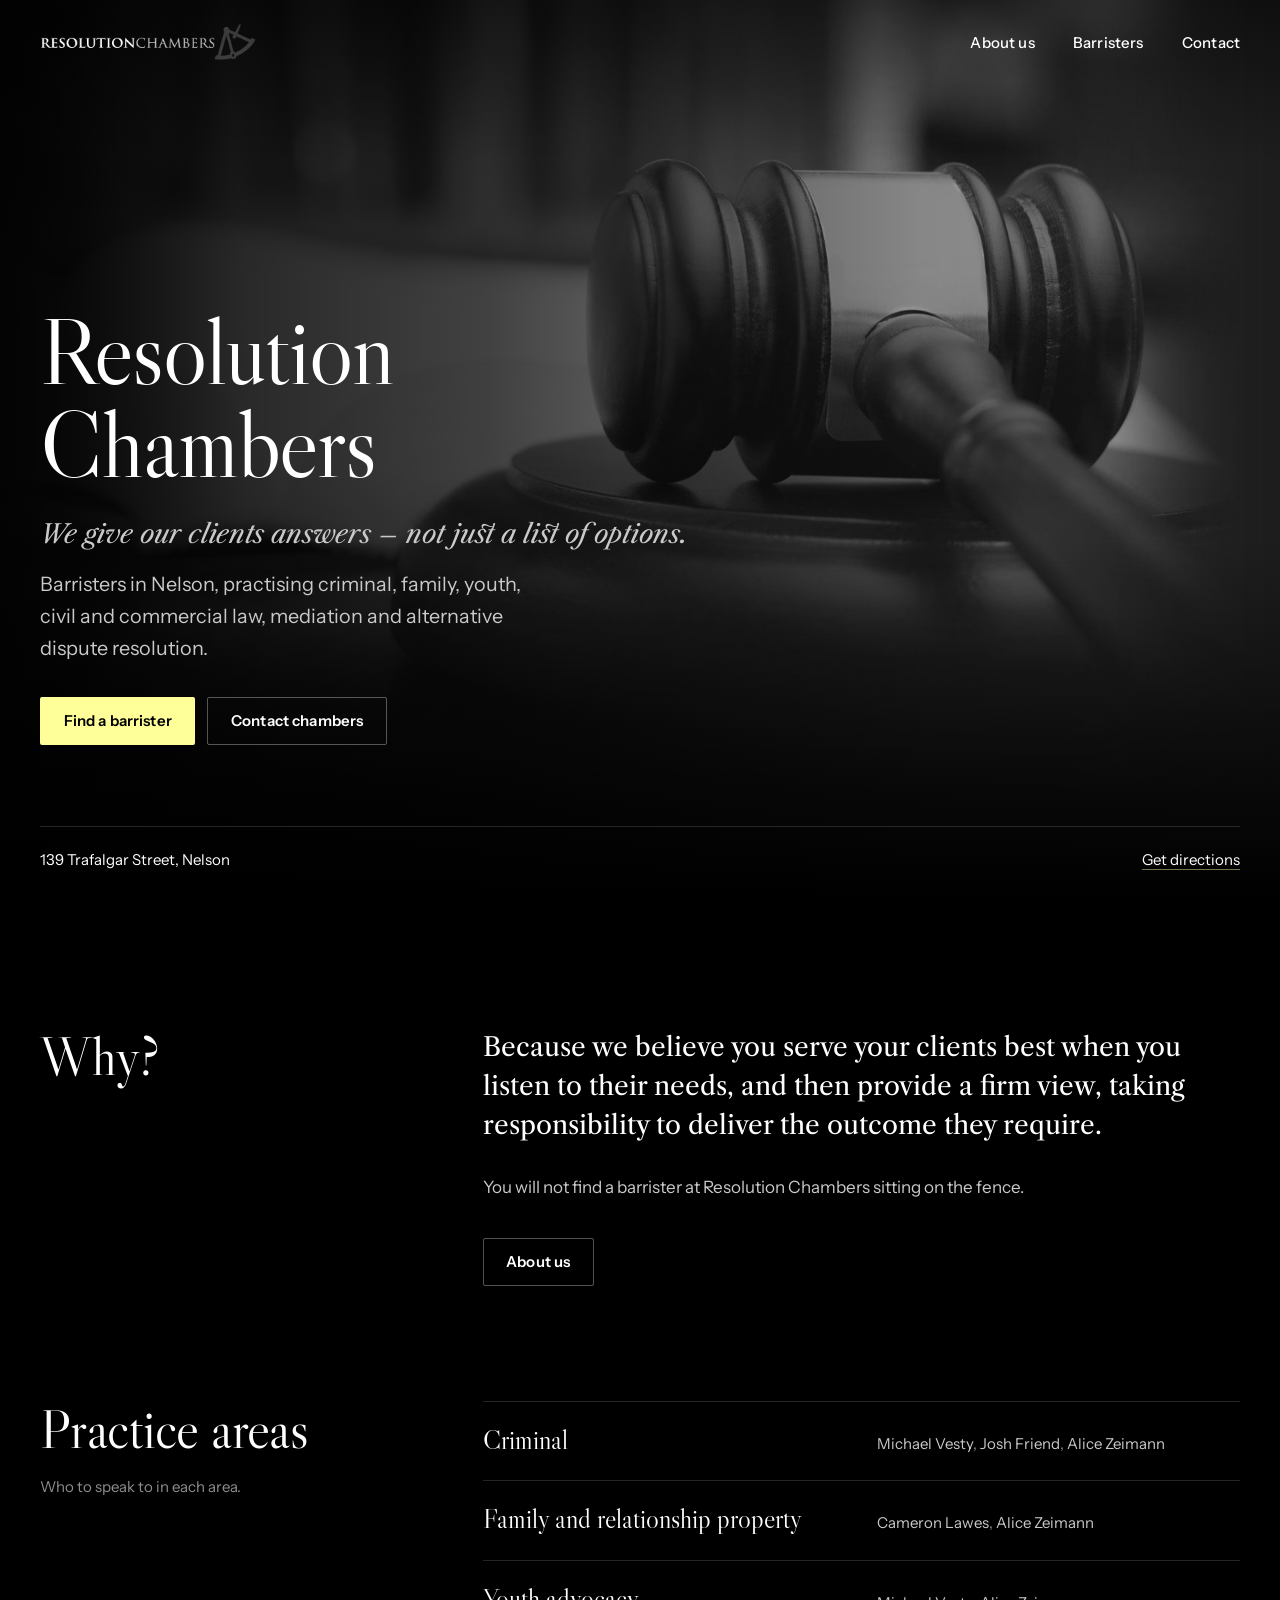
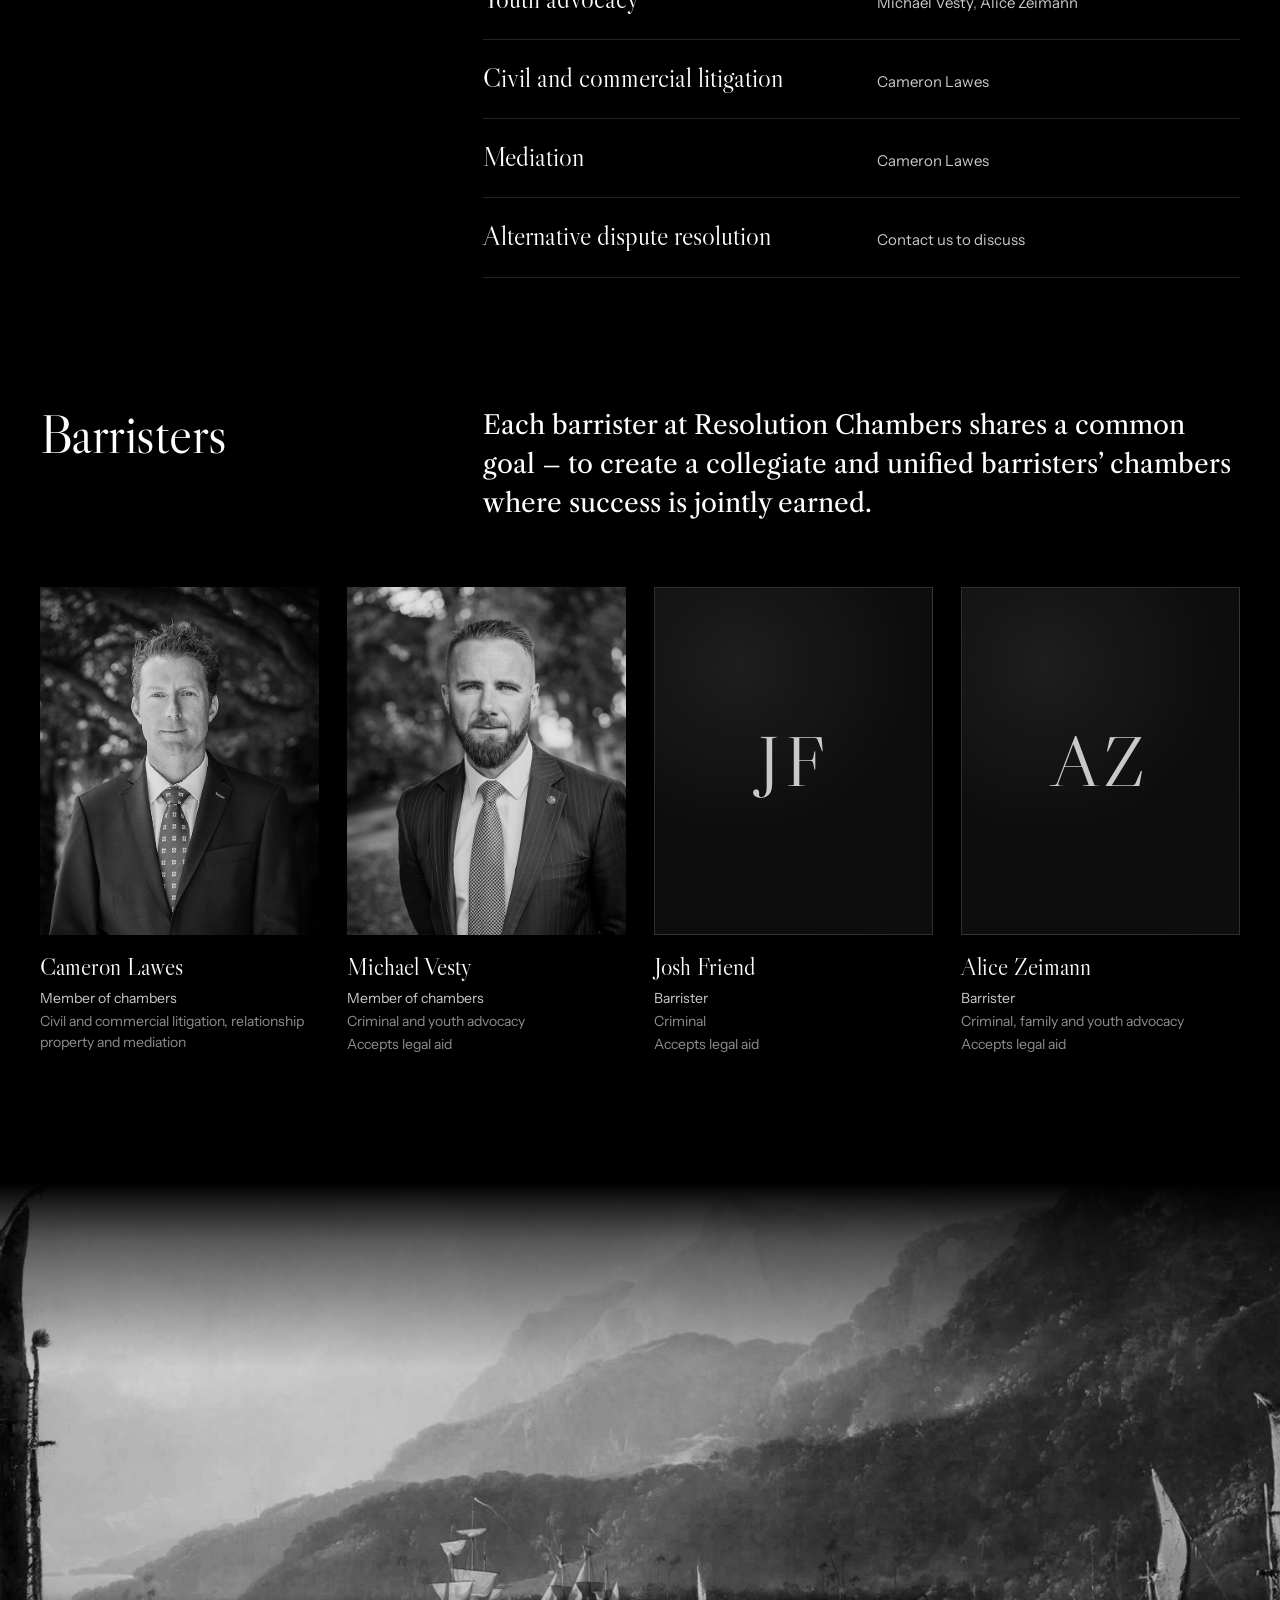
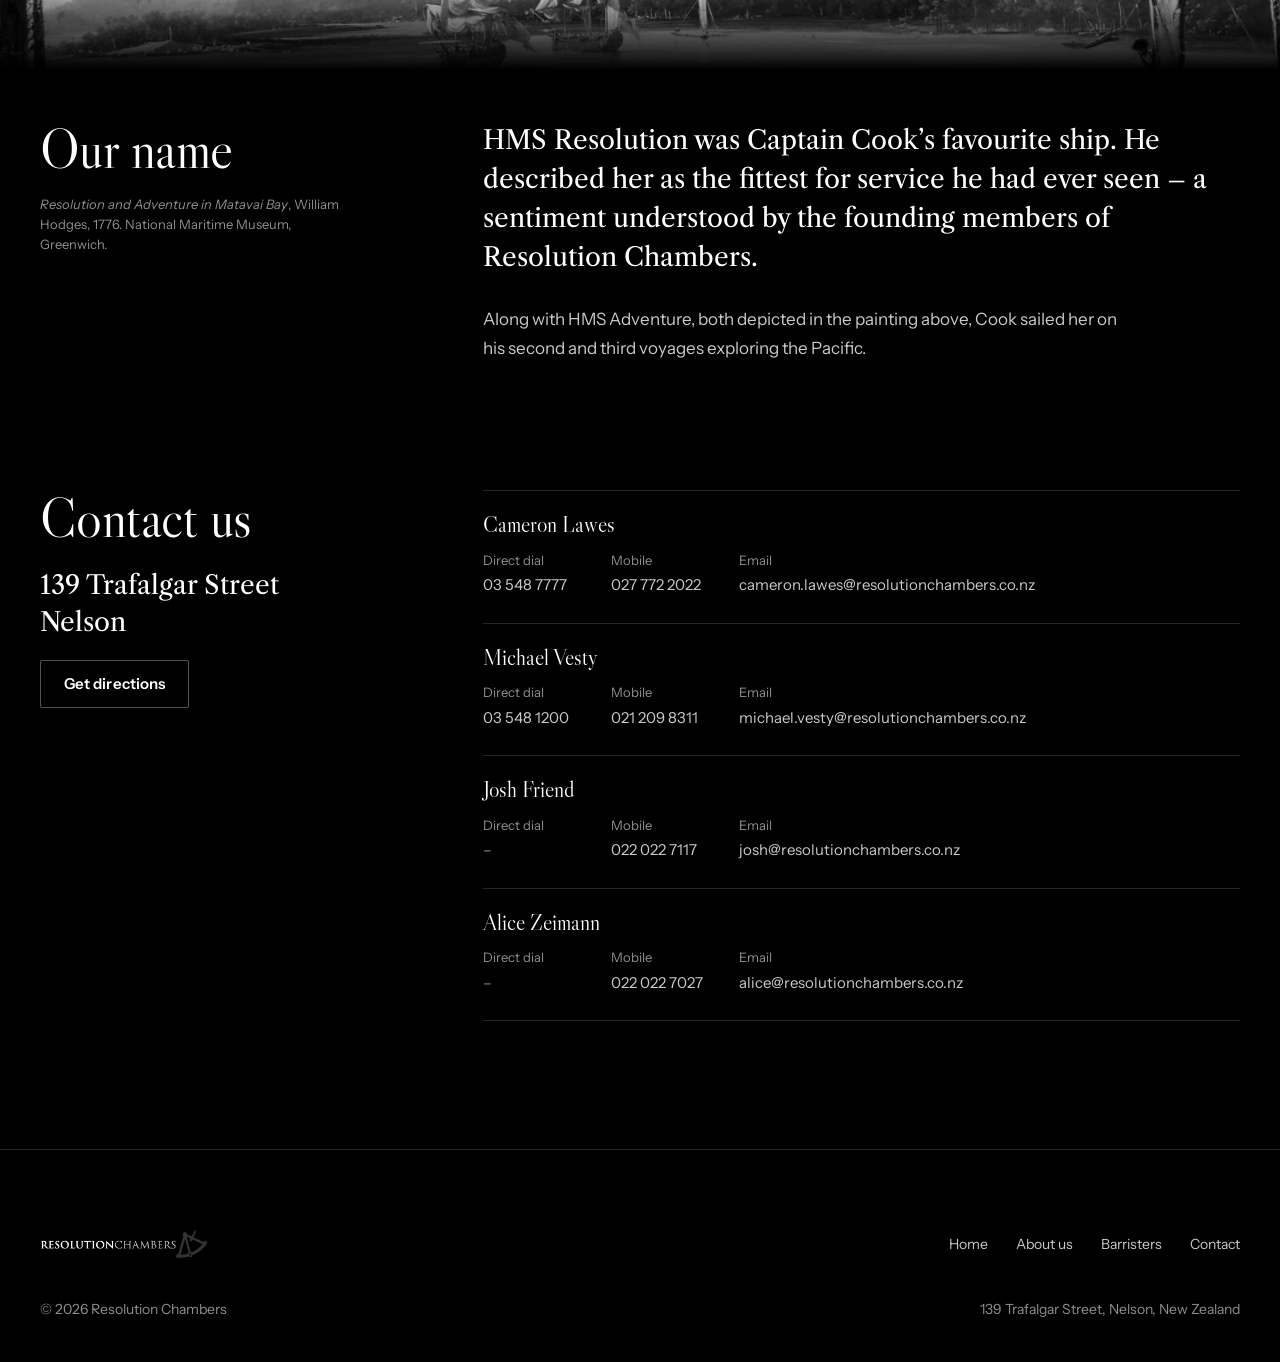
<file: index.html>
<!doctype html>
<html lang="en-NZ">
<head>
<meta charset="utf-8">
<meta name="viewport" content="width=device-width, initial-scale=1">
<title>Resolution Chambers | Barristers &amp; Lawyers, Nelson NZ</title>
<meta name="description" content="Resolution Chambers, 139 Trafalgar Street, Nelson. Barristers practising criminal, family, youth, civil and commercial law, mediation and alternative dispute resolution.">
<link rel="canonical" href="https://www.resolutionchambers.co.nz/">
<meta property="og:type" content="website">
<meta property="og:site_name" content="Resolution Chambers">
<meta property="og:title" content="Resolution Chambers | Barristers &amp; Lawyers, Nelson NZ">
<meta property="og:description" content="Resolution Chambers, 139 Trafalgar Street, Nelson. Barristers practising criminal, family, youth, civil and commercial law, mediation and alternative dispute resolution.">
<meta property="og:url" content="https://www.resolutionchambers.co.nz/">
<meta property="og:image" content="https://www.resolutionchambers.co.nz/assets/img/gavel.jpg">
<meta name="theme-color" content="#000000">
<meta name="google-site-verification" content="DSrnFOzZJb9479gYQ9J6IkPPPJF0Ms5piNQ1LV9JDBE">
<link rel="icon" href="assets/img/favicon.png" type="image/png">
<link rel="apple-touch-icon" href="assets/img/apple-touch-icon.png">
<link rel="preconnect" href="https://fonts.googleapis.com">
<link rel="preconnect" href="https://fonts.gstatic.com" crossorigin>
<link rel="stylesheet" href="https://fonts.googleapis.com/css2?family=Instrument+Sans:wght@400;500;600&amp;family=Libre+Caslon+Display&amp;family=Libre+Caslon+Text:ital@0;1&amp;display=swap">
<link rel="stylesheet" href="assets/css/site.css">
<script>document.documentElement.classList.add('js');setTimeout(function(){document.documentElement.classList.add('is-ready')},2000);</script>
<script src="assets/js/site.js" defer></script>
<script type="application/ld+json">{"@context": "https://schema.org", "@type": "LegalService", "name": "Resolution Chambers", "url": "https://www.resolutionchambers.co.nz/", "logo": "https://www.resolutionchambers.co.nz/assets/img/logo.png", "image": "https://www.resolutionchambers.co.nz/assets/img/gavel.jpg", "address": {"@type": "PostalAddress", "streetAddress": "139 Trafalgar Street", "addressLocality": "Nelson", "addressCountry": "NZ"}, "knowsAbout": ["Criminal law", "Family law", "Youth advocacy", "Civil litigation", "Commercial litigation", "Mediation", "Alternative dispute resolution"], "employee": [{"@type": "Person", "name": "Cameron Lawes", "url": "https://www.resolutionchambers.co.nz/cameron-lawes/"}, {"@type": "Person", "name": "Michael Vesty", "url": "https://www.resolutionchambers.co.nz/michael-vesty/"}, {"@type": "Person", "name": "Josh Friend", "url": "https://www.resolutionchambers.co.nz/josh-friend/"}, {"@type": "Person", "name": "Alice Zeimann", "url": "https://www.resolutionchambers.co.nz/alice-zeimann/"}]}</script>
</head>
<body>
<a class="skip" href="#main">Skip to content</a>

<header class="site-header" data-header>
  <div class="wrap header-inner">
    <a class="brand" href="./"><img src="assets/img/logo.png" alt="Resolution Chambers" width="600" height="100"></a>
    <nav class="nav" aria-label="Main">
      <ul>
          <li><a href="about-us/">About us</a></li>
          <li><a href="barristers/">Barristers</a></li>
          <li><a href="contact/">Contact</a></li>
      </ul>
    </nav>
    <button class="menu-toggle" type="button" aria-expanded="false" aria-controls="menu" data-menu-toggle>
      <span data-menu-label>Menu</span><span class="menu-icon" aria-hidden="true"></span>
    </button>
  </div>
</header>

<div class="menu" id="menu">
  <ul class="menu-links">
    <li><a href="./" aria-current="page" style="--i:0">Home</a></li>
    <li><a href="about-us/" style="--i:1">About us</a></li>
    <li><a href="barristers/" style="--i:2">Barristers</a></li>
    <li><a href="contact/" style="--i:3">Contact</a></li>
  </ul>
  <div class="menu-foot">
    <address>139 Trafalgar Street, Nelson</address>
    <a class="link" href="https://www.google.com/maps/search/?api=1&amp;query=139+Trafalgar+Street+Nelson+New+Zealand" target="_blank" rel="noopener">Get directions</a>
  </div>
</div>

<main id="main">
  <section class="hero">
    <div class="hero-media"><img src="assets/img/gavel.jpg" alt="" width="1920" height="1200" fetchpriority="high"></div>
    <div class="wrap hero-inner">
      <h1 class="hero-title">
        <span class="line"><span style="--i:0">Resolution</span></span>
        <span class="line"><span style="--i:1">Chambers</span></span>
      </h1>
      <p class="hero-byline hero-fade">We give our clients answers – not just a list of options.</p>
      <p class="hero-sub hero-fade">Barristers in Nelson, practising criminal, family, youth, civil and commercial law, mediation and alternative dispute resolution.</p>
      <div class="btn-row hero-actions hero-fade">
        <a class="btn btn--primary" href="#barristers">Find a barrister</a>
        <a class="btn btn--ghost" href="contact/">Contact chambers</a>
      </div>
      <div class="hero-foot hero-fade">
        <address>139 Trafalgar Street, Nelson</address>
        <a class="link" href="https://www.google.com/maps/search/?api=1&amp;query=139+Trafalgar+Street+Nelson+New+Zealand" target="_blank" rel="noopener">Get directions</a>
      </div>
    </div>
  </section>

  <section class="section" aria-labelledby="why-title">
    <div class="wrap">
      <div class="split">
        <div class="split-head"><h2 id="why-title">Why?</h2></div>
        <div>
          <p class="lede">Because we believe you serve your clients best when you listen to their needs, and then provide a firm view, taking responsibility to deliver the outcome they require.</p>
          <div class="prose"><p>You will not find a barrister at Resolution Chambers sitting on the fence.</p></div>
          <div class="btn-row"><a class="btn btn--ghost" href="about-us/">About us</a></div>
        </div>
      </div>
      <div class="split">
        <div class="split-head">
          <h2>Practice areas</h2>
          <p class="note">Who to speak to in each area.</p>
        </div>
        <ul class="areas">
        <li><span class="area-name">Criminal</span><span class="area-who"><a href="michael-vesty/">Michael Vesty</a>, <a href="josh-friend/">Josh Friend</a>, <a href="alice-zeimann/">Alice Zeimann</a></span></li>
        <li><span class="area-name">Family and relationship property</span><span class="area-who"><a href="cameron-lawes/">Cameron Lawes</a>, <a href="alice-zeimann/">Alice Zeimann</a></span></li>
        <li><span class="area-name">Youth advocacy</span><span class="area-who"><a href="michael-vesty/">Michael Vesty</a>, <a href="alice-zeimann/">Alice Zeimann</a></span></li>
        <li><span class="area-name">Civil and commercial litigation</span><span class="area-who"><a href="cameron-lawes/">Cameron Lawes</a></span></li>
        <li><span class="area-name">Mediation</span><span class="area-who"><a href="cameron-lawes/">Cameron Lawes</a></span></li>
        <li><span class="area-name">Alternative dispute resolution</span><span class="area-who"><a href="contact/">Contact us to discuss</a></span></li>
      </ul>
      </div>
    </div>
  </section>

  <section class="section" id="barristers" aria-labelledby="barristers-title">
    <div class="wrap">
      <div class="split">
        <div class="split-head"><h2 id="barristers-title">Barristers</h2></div>
        <p class="lede">Each barrister at Resolution Chambers shares a common goal – to create a collegiate and unified barristers’ chambers where success is jointly earned.</p>
      </div>
      <ul class="people people--four">
      <li class="person">
        <div class="portrait"><img src="assets/img/cameron-lawes.jpg" alt="" width="667" height="999" loading="lazy"></div>
        <h3 class="person-name"><a href="cameron-lawes/">Cameron Lawes</a></h3>
        <p class="person-role">Member of chambers</p>
        <p class="person-meta">Civil and commercial litigation, relationship property and mediation</p>
      </li>
      <li class="person">
        <div class="portrait"><img src="assets/img/michael-vesty.jpg" alt="" width="664" height="995" loading="lazy"></div>
        <h3 class="person-name"><a href="michael-vesty/">Michael Vesty</a></h3>
        <p class="person-role">Member of chambers</p>
        <p class="person-meta">Criminal and youth advocacy</p>
        <p class="person-meta">Accepts legal aid</p>
      </li>
      <li class="person">
        <!-- No photograph yet: replace this block with <div class="portrait"><img src="assets/img/josh-friend.jpg" alt="" width="800" height="1000"></div> -->
        <div class="portrait portrait--mono" aria-hidden="true"><span>JF</span></div>
        <h3 class="person-name"><a href="josh-friend/">Josh Friend</a></h3>
        <p class="person-role">Barrister</p>
        <p class="person-meta">Criminal</p>
        <p class="person-meta">Accepts legal aid</p>
      </li>
      <li class="person">
        <!-- No photograph yet: replace this block with <div class="portrait"><img src="assets/img/alice-zeimann.jpg" alt="" width="800" height="1000"></div> -->
        <div class="portrait portrait--mono" aria-hidden="true"><span>AZ</span></div>
        <h3 class="person-name"><a href="alice-zeimann/">Alice Zeimann</a></h3>
        <p class="person-role">Barrister</p>
        <p class="person-meta">Criminal, family and youth advocacy</p>
        <p class="person-meta">Accepts legal aid</p>
      </li>
    </ul>
    </div>
  </section>

  <section class="ship" aria-labelledby="ship-title">
    <div class="ship-media">
      <img src="assets/img/resolution-band.jpg" alt="HMS Resolution and HMS Adventure at anchor in Matavai Bay, Tahiti, beneath steep green mountains, with outrigger canoes nearby." width="2000" height="592" loading="lazy">
    </div>
    <div class="wrap split ship-body">
      <div class="split-head">
        <h2 id="ship-title">Our name</h2>
        <p class="caption"><em>Resolution and Adventure in Matavai Bay</em>, William Hodges, 1776. National Maritime Museum, Greenwich.</p>
      </div>
      <div>
        <p class="lede">HMS Resolution was Captain Cook’s favourite ship. He described her as the fittest for service he had ever seen – a sentiment understood by the founding members of Resolution Chambers.</p>
        <div class="prose"><p>Along with HMS Adventure, both depicted in the painting above, Cook sailed her on his second and third voyages exploring the Pacific.</p></div>
      </div>
    </div>
  </section>

  <section class="section" aria-labelledby="contact-title">
    <div class="wrap split">
      <div class="split-head visit">
        <h2 id="contact-title">Contact us</h2>
        <address>139 Trafalgar Street<br>Nelson</address>
        <div class="btn-row"><a class="btn btn--ghost" href="https://www.google.com/maps/search/?api=1&amp;query=139+Trafalgar+Street+Nelson+New+Zealand" target="_blank" rel="noopener">Get directions</a></div>
      </div>
      <div class="directory-wrap">
        <div class="dir-head" aria-hidden="true"><span>Barrister</span><span>Direct dial</span><span>Mobile</span><span>Email</span></div>
        <ul class="directory">
        <li class="dir-row">
          <p class="dir-name"><a href="cameron-lawes/">Cameron Lawes</a></p>
          <p class="dir-item"><span class="dir-label">Direct dial</span><a href="tel:+6435487777">03 548 7777</a></p>
          <p class="dir-item"><span class="dir-label">Mobile</span><a href="tel:+64277722022">027 772 2022</a></p>
          <p class="dir-item dir-item--email"><span class="dir-label">Email</span><a href="mailto:cameron.lawes@resolutionchambers.co.nz">cameron.lawes@resolutionchambers.co.nz</a></p>
        </li>
        <li class="dir-row">
          <p class="dir-name"><a href="michael-vesty/">Michael Vesty</a></p>
          <p class="dir-item"><span class="dir-label">Direct dial</span><a href="tel:+6435481200">03 548 1200</a></p>
          <p class="dir-item"><span class="dir-label">Mobile</span><a href="tel:+64212098311">021 209 8311</a></p>
          <p class="dir-item dir-item--email"><span class="dir-label">Email</span><a href="mailto:michael.vesty@resolutionchambers.co.nz">michael.vesty@resolutionchambers.co.nz</a></p>
        </li>
        <li class="dir-row">
          <p class="dir-name"><a href="josh-friend/">Josh Friend</a></p>
          <p class="dir-item dir-item--empty"><span class="dir-label">Direct dial</span><span>–</span></p>
          <p class="dir-item"><span class="dir-label">Mobile</span><a href="tel:+64220227117">022 022 7117</a></p>
          <p class="dir-item dir-item--email"><span class="dir-label">Email</span><a href="mailto:josh@resolutionchambers.co.nz">josh@resolutionchambers.co.nz</a></p>
        </li>
        <li class="dir-row">
          <p class="dir-name"><a href="alice-zeimann/">Alice Zeimann</a></p>
          <p class="dir-item dir-item--empty"><span class="dir-label">Direct dial</span><span>–</span></p>
          <p class="dir-item"><span class="dir-label">Mobile</span><a href="tel:+64220227027">022 022 7027</a></p>
          <p class="dir-item dir-item--email"><span class="dir-label">Email</span><a href="mailto:alice@resolutionchambers.co.nz">alice@resolutionchambers.co.nz</a></p>
        </li>
        </ul>
      </div>
    </div>
  </section>
</main>

<footer class="site-footer">
  <div class="wrap">
    <div class="footer-top">
      <a class="brand" href="./"><img src="assets/img/logo.png" alt="Resolution Chambers" width="600" height="100" loading="lazy"></a>
      <nav class="footer-nav" aria-label="Footer">
        <ul>
          <li><a href="./">Home</a></li>
          <li><a href="about-us/">About us</a></li>
          <li><a href="barristers/">Barristers</a></li>
          <li><a href="contact/">Contact</a></li>
        </ul>
      </nav>
    </div>
    <div class="footer-bottom">
      <p>© 2026 Resolution Chambers</p>
      <address>139 Trafalgar Street, Nelson, New Zealand</address>
    </div>
  </div>
</footer>
</body>
</html>
</file>
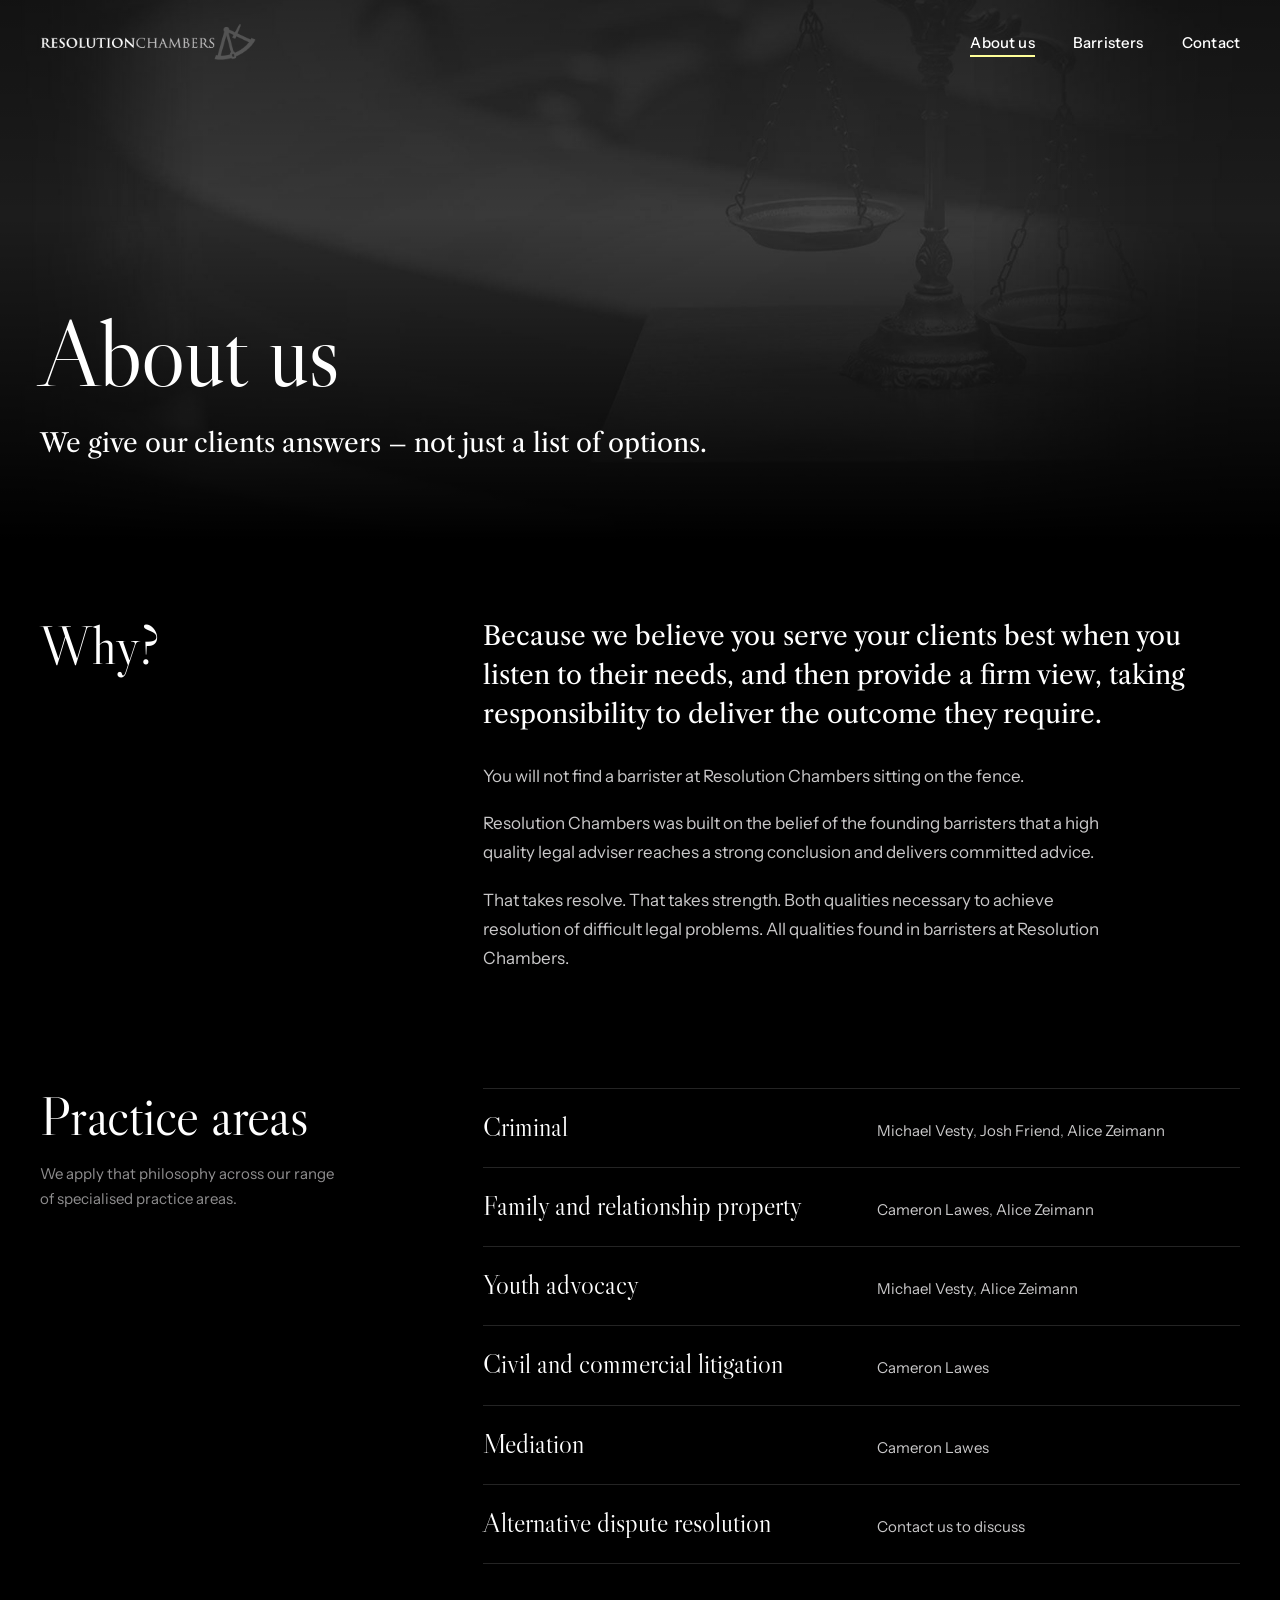
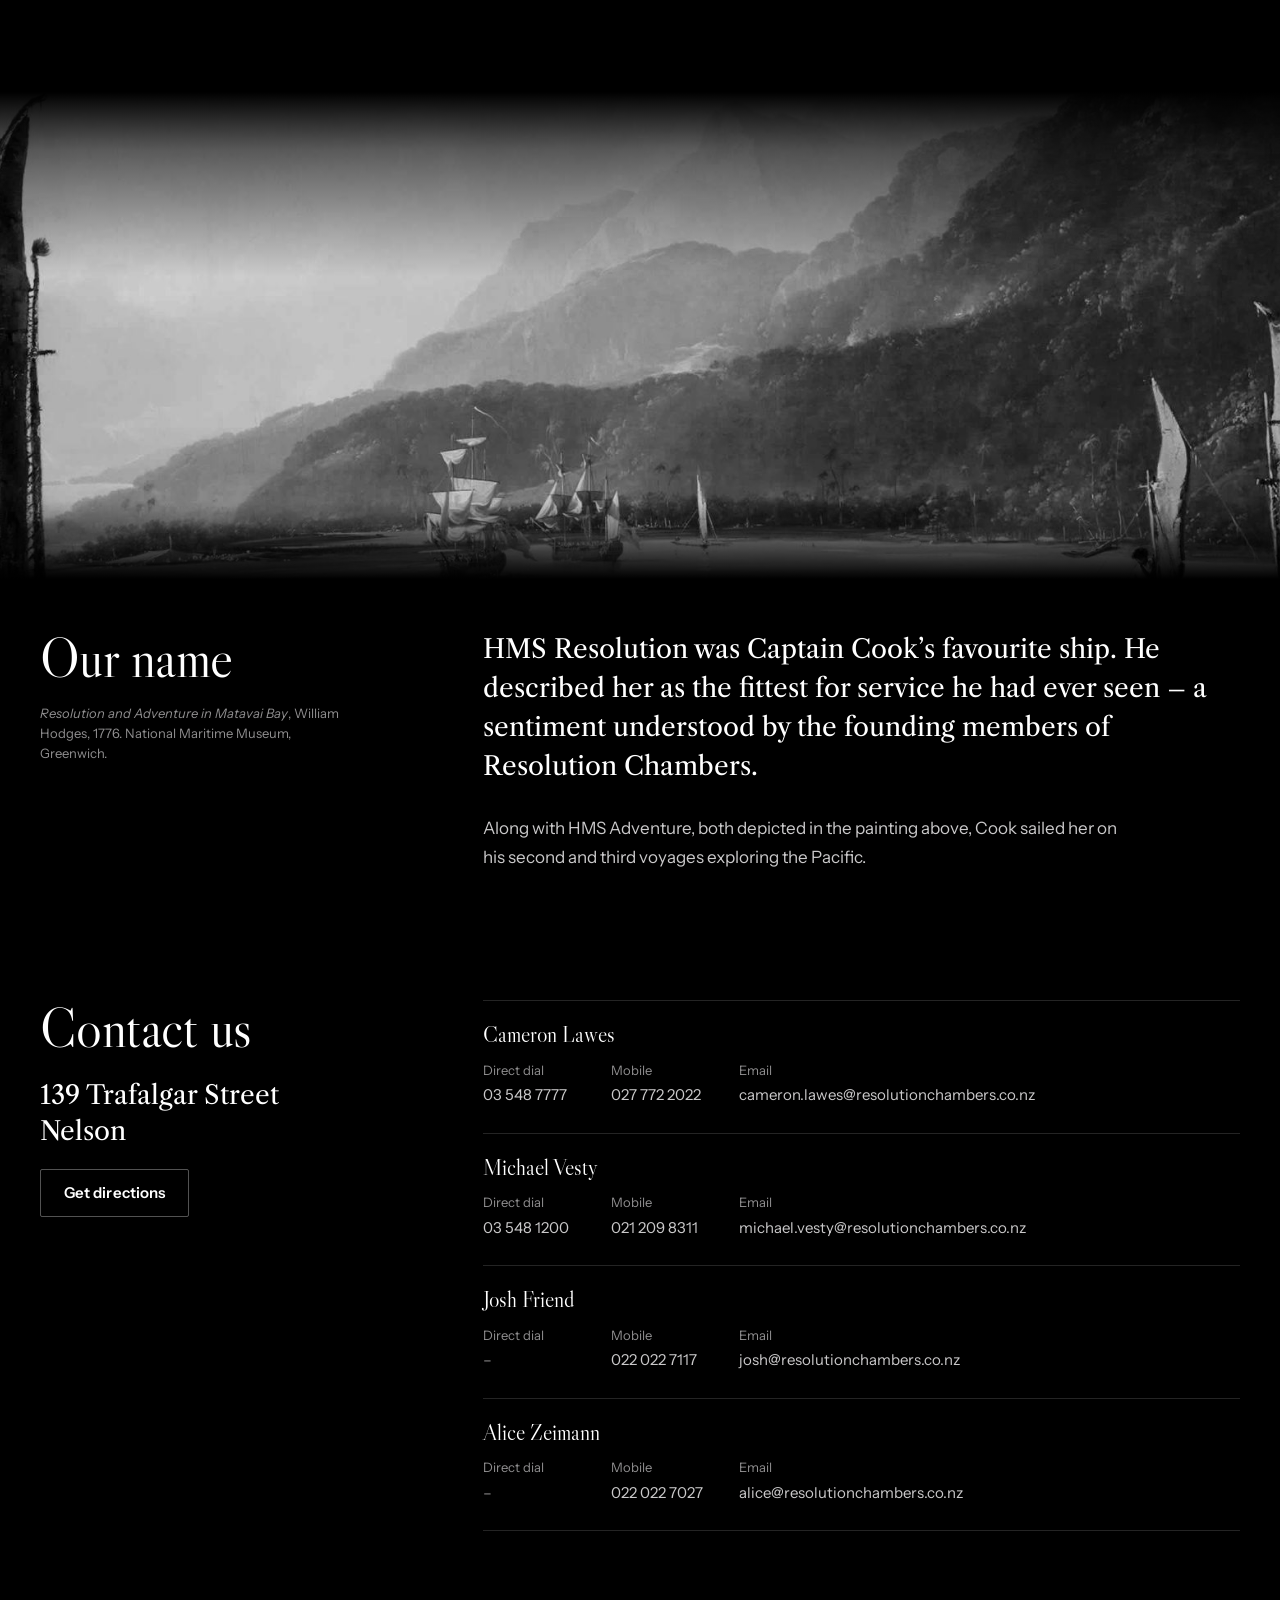
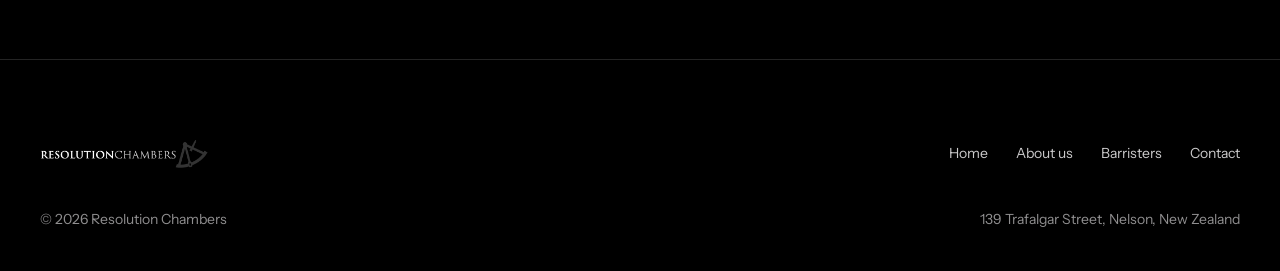
<file: about-us/index.html>
<!doctype html>
<html lang="en-NZ">
<head>
<meta charset="utf-8">
<meta name="viewport" content="width=device-width, initial-scale=1">
<title>About us | Resolution Chambers, Nelson</title>
<meta name="description" content="We give our clients answers – not just a list of options. Barristers at 139 Trafalgar Street, Nelson, New Zealand.">
<link rel="canonical" href="https://www.resolutionchambers.co.nz/about-us/">
<meta property="og:type" content="website">
<meta property="og:site_name" content="Resolution Chambers">
<meta property="og:title" content="About us | Resolution Chambers, Nelson">
<meta property="og:description" content="We give our clients answers – not just a list of options. Barristers at 139 Trafalgar Street, Nelson, New Zealand.">
<meta property="og:url" content="https://www.resolutionchambers.co.nz/about-us/">
<meta property="og:image" content="https://www.resolutionchambers.co.nz/assets/img/gavel.jpg">
<meta name="theme-color" content="#000000">
<meta name="google-site-verification" content="DSrnFOzZJb9479gYQ9J6IkPPPJF0Ms5piNQ1LV9JDBE">
<link rel="icon" href="../assets/img/favicon.png" type="image/png">
<link rel="apple-touch-icon" href="../assets/img/apple-touch-icon.png">
<link rel="preconnect" href="https://fonts.googleapis.com">
<link rel="preconnect" href="https://fonts.gstatic.com" crossorigin>
<link rel="stylesheet" href="https://fonts.googleapis.com/css2?family=Instrument+Sans:wght@400;500;600&amp;family=Libre+Caslon+Display&amp;family=Libre+Caslon+Text:ital@0;1&amp;display=swap">
<link rel="stylesheet" href="../assets/css/site.css">
<script>document.documentElement.classList.add('js');setTimeout(function(){document.documentElement.classList.add('is-ready')},2000);</script>
<script src="../assets/js/site.js" defer></script>
</head>
<body>
<a class="skip" href="#main">Skip to content</a>

<header class="site-header" data-header>
  <div class="wrap header-inner">
    <a class="brand" href="../"><img src="../assets/img/logo.png" alt="Resolution Chambers" width="600" height="100"></a>
    <nav class="nav" aria-label="Main">
      <ul>
          <li><a href="../about-us/" aria-current="page">About us</a></li>
          <li><a href="../barristers/">Barristers</a></li>
          <li><a href="../contact/">Contact</a></li>
      </ul>
    </nav>
    <button class="menu-toggle" type="button" aria-expanded="false" aria-controls="menu" data-menu-toggle>
      <span data-menu-label>Menu</span><span class="menu-icon" aria-hidden="true"></span>
    </button>
  </div>
</header>

<div class="menu" id="menu">
  <ul class="menu-links">
    <li><a href="../" style="--i:0">Home</a></li>
    <li><a href="../about-us/" aria-current="page" style="--i:1">About us</a></li>
    <li><a href="../barristers/" style="--i:2">Barristers</a></li>
    <li><a href="../contact/" style="--i:3">Contact</a></li>
  </ul>
  <div class="menu-foot">
    <address>139 Trafalgar Street, Nelson</address>
    <a class="link" href="https://www.google.com/maps/search/?api=1&amp;query=139+Trafalgar+Street+Nelson+New+Zealand" target="_blank" rel="noopener">Get directions</a>
  </div>
</div>

<main id="main">
  <section class="page-head">
    <div class="page-head-media"><img src="../assets/img/scales.jpg" alt="" width="1920" height="1200"></div>
    <div class="wrap">
      <h1>About us</h1>
      <p class="lede">We give our clients answers – not just a list of options.</p>
    </div>
  </section>

  <section class="section" aria-labelledby="why-title">
    <div class="wrap">
      <div class="split">
        <div class="split-head"><h2 id="why-title">Why?</h2></div>
        <div>
          <p class="lede">Because we believe you serve your clients best when you listen to their needs, and then provide a firm view, taking responsibility to deliver the outcome they require.</p>
          <div class="prose">
            <p>You will not find a barrister at Resolution Chambers sitting on the fence.</p>
            <p>Resolution Chambers was built on the belief of the founding barristers that a high quality legal adviser reaches a strong conclusion and delivers committed advice.</p>
            <p>That takes resolve. That takes strength. Both qualities necessary to achieve resolution of difficult legal problems. All qualities found in barristers at Resolution Chambers.</p>
          </div>
        </div>
      </div>
      <div class="split">
        <div class="split-head">
          <h2>Practice areas</h2>
          <p class="note">We apply that philosophy across our range of specialised practice areas.</p>
        </div>
        <ul class="areas">
        <li><span class="area-name">Criminal</span><span class="area-who"><a href="../michael-vesty/">Michael Vesty</a>, <a href="../josh-friend/">Josh Friend</a>, <a href="../alice-zeimann/">Alice Zeimann</a></span></li>
        <li><span class="area-name">Family and relationship property</span><span class="area-who"><a href="../cameron-lawes/">Cameron Lawes</a>, <a href="../alice-zeimann/">Alice Zeimann</a></span></li>
        <li><span class="area-name">Youth advocacy</span><span class="area-who"><a href="../michael-vesty/">Michael Vesty</a>, <a href="../alice-zeimann/">Alice Zeimann</a></span></li>
        <li><span class="area-name">Civil and commercial litigation</span><span class="area-who"><a href="../cameron-lawes/">Cameron Lawes</a></span></li>
        <li><span class="area-name">Mediation</span><span class="area-who"><a href="../cameron-lawes/">Cameron Lawes</a></span></li>
        <li><span class="area-name">Alternative dispute resolution</span><span class="area-who"><a href="../contact/">Contact us to discuss</a></span></li>
      </ul>
      </div>
    </div>
  </section>

  <section class="ship" aria-labelledby="ship-title">
    <div class="ship-media">
      <img src="../assets/img/resolution-band.jpg" alt="HMS Resolution and HMS Adventure at anchor in Matavai Bay, Tahiti, beneath steep green mountains, with outrigger canoes nearby." width="2000" height="592" loading="lazy">
    </div>
    <div class="wrap split ship-body">
      <div class="split-head">
        <h2 id="ship-title">Our name</h2>
        <p class="caption"><em>Resolution and Adventure in Matavai Bay</em>, William Hodges, 1776. National Maritime Museum, Greenwich.</p>
      </div>
      <div>
        <p class="lede">HMS Resolution was Captain Cook’s favourite ship. He described her as the fittest for service he had ever seen – a sentiment understood by the founding members of Resolution Chambers.</p>
        <div class="prose"><p>Along with HMS Adventure, both depicted in the painting above, Cook sailed her on his second and third voyages exploring the Pacific.</p></div>
      </div>
    </div>
  </section>

  <section class="section" aria-labelledby="contact-title">
    <div class="wrap split">
      <div class="split-head visit">
        <h2 id="contact-title">Contact us</h2>
        <address>139 Trafalgar Street<br>Nelson</address>
        <div class="btn-row"><a class="btn btn--ghost" href="https://www.google.com/maps/search/?api=1&amp;query=139+Trafalgar+Street+Nelson+New+Zealand" target="_blank" rel="noopener">Get directions</a></div>
      </div>
      <div class="directory-wrap">
        <div class="dir-head" aria-hidden="true"><span>Barrister</span><span>Direct dial</span><span>Mobile</span><span>Email</span></div>
        <ul class="directory">
        <li class="dir-row">
          <p class="dir-name"><a href="../cameron-lawes/">Cameron Lawes</a></p>
          <p class="dir-item"><span class="dir-label">Direct dial</span><a href="tel:+6435487777">03 548 7777</a></p>
          <p class="dir-item"><span class="dir-label">Mobile</span><a href="tel:+64277722022">027 772 2022</a></p>
          <p class="dir-item dir-item--email"><span class="dir-label">Email</span><a href="mailto:cameron.lawes@resolutionchambers.co.nz">cameron.lawes@resolutionchambers.co.nz</a></p>
        </li>
        <li class="dir-row">
          <p class="dir-name"><a href="../michael-vesty/">Michael Vesty</a></p>
          <p class="dir-item"><span class="dir-label">Direct dial</span><a href="tel:+6435481200">03 548 1200</a></p>
          <p class="dir-item"><span class="dir-label">Mobile</span><a href="tel:+64212098311">021 209 8311</a></p>
          <p class="dir-item dir-item--email"><span class="dir-label">Email</span><a href="mailto:michael.vesty@resolutionchambers.co.nz">michael.vesty@resolutionchambers.co.nz</a></p>
        </li>
        <li class="dir-row">
          <p class="dir-name"><a href="../josh-friend/">Josh Friend</a></p>
          <p class="dir-item dir-item--empty"><span class="dir-label">Direct dial</span><span>–</span></p>
          <p class="dir-item"><span class="dir-label">Mobile</span><a href="tel:+64220227117">022 022 7117</a></p>
          <p class="dir-item dir-item--email"><span class="dir-label">Email</span><a href="mailto:josh@resolutionchambers.co.nz">josh@resolutionchambers.co.nz</a></p>
        </li>
        <li class="dir-row">
          <p class="dir-name"><a href="../alice-zeimann/">Alice Zeimann</a></p>
          <p class="dir-item dir-item--empty"><span class="dir-label">Direct dial</span><span>–</span></p>
          <p class="dir-item"><span class="dir-label">Mobile</span><a href="tel:+64220227027">022 022 7027</a></p>
          <p class="dir-item dir-item--email"><span class="dir-label">Email</span><a href="mailto:alice@resolutionchambers.co.nz">alice@resolutionchambers.co.nz</a></p>
        </li>
        </ul>
      </div>
    </div>
  </section>
</main>

<footer class="site-footer">
  <div class="wrap">
    <div class="footer-top">
      <a class="brand" href="../"><img src="../assets/img/logo.png" alt="Resolution Chambers" width="600" height="100" loading="lazy"></a>
      <nav class="footer-nav" aria-label="Footer">
        <ul>
          <li><a href="../">Home</a></li>
          <li><a href="../about-us/">About us</a></li>
          <li><a href="../barristers/">Barristers</a></li>
          <li><a href="../contact/">Contact</a></li>
        </ul>
      </nav>
    </div>
    <div class="footer-bottom">
      <p>© 2026 Resolution Chambers</p>
      <address>139 Trafalgar Street, Nelson, New Zealand</address>
    </div>
  </div>
</footer>
</body>
</html>
</file>
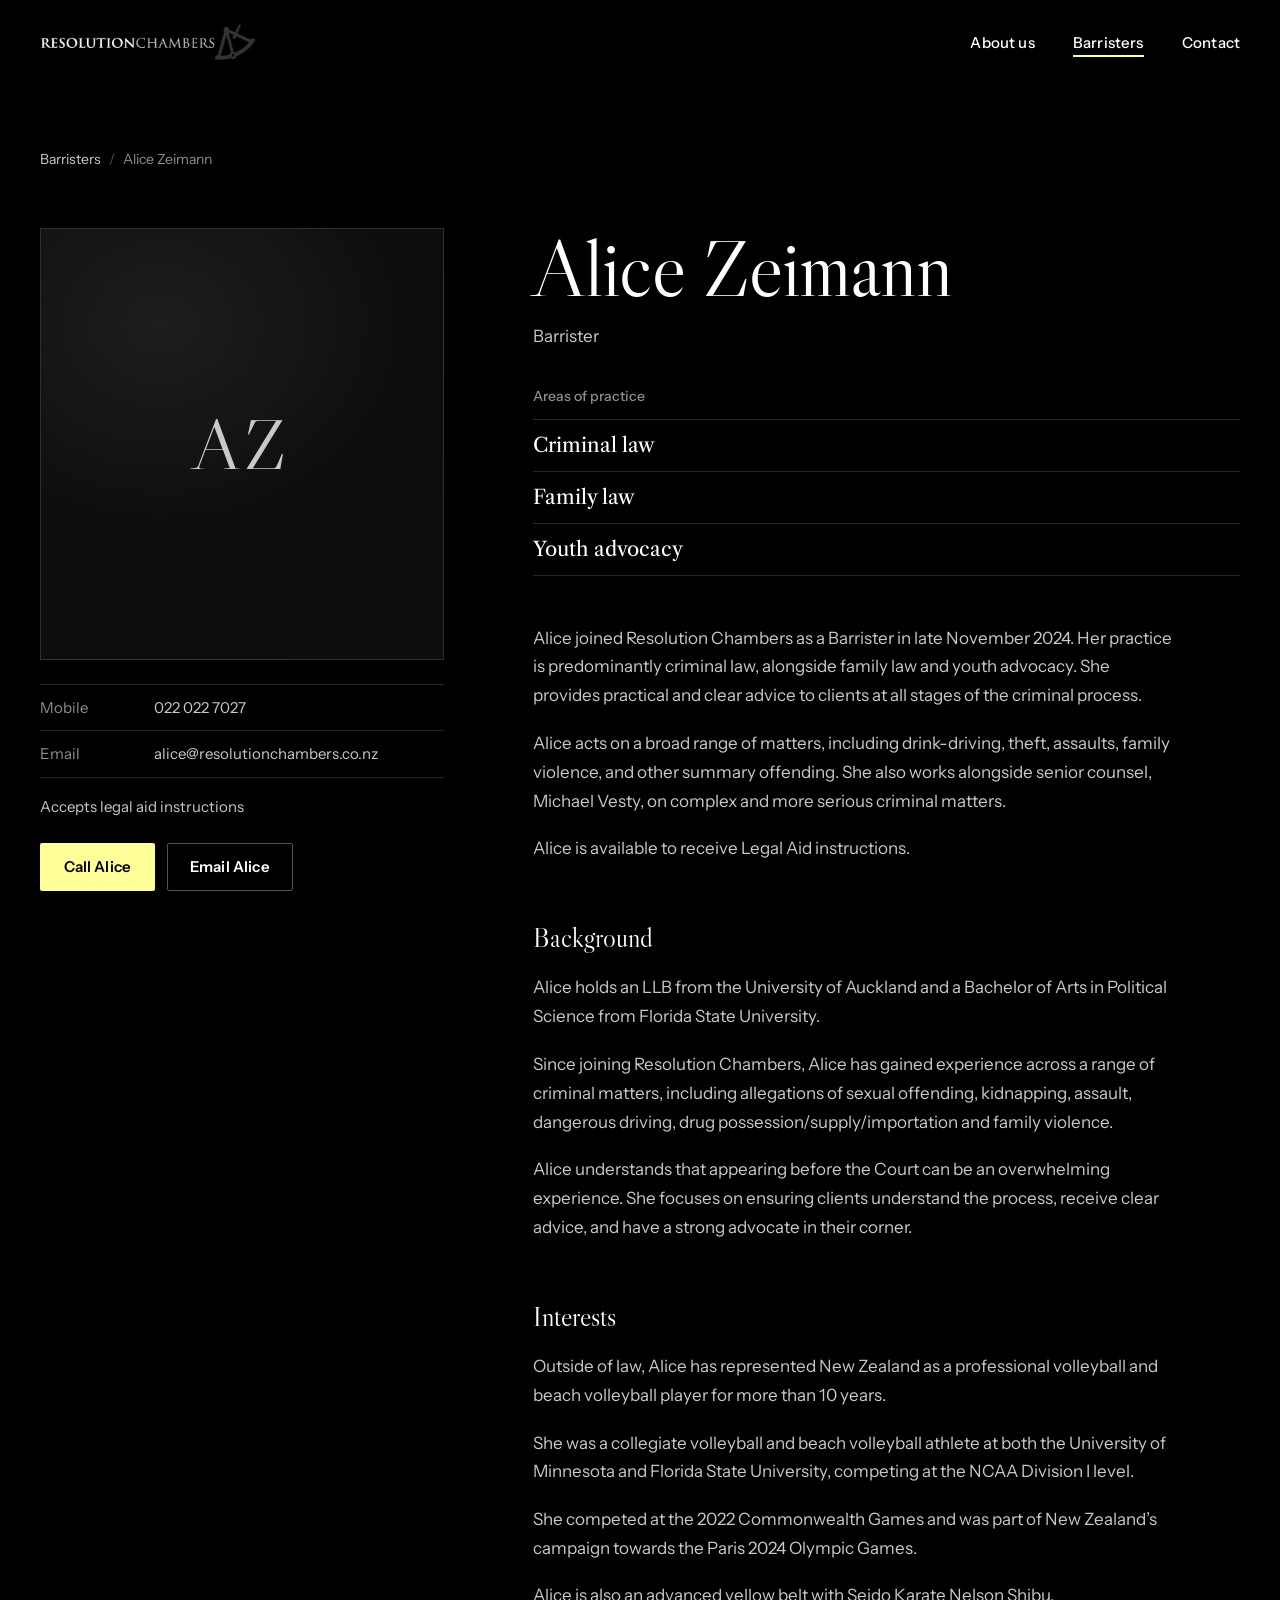
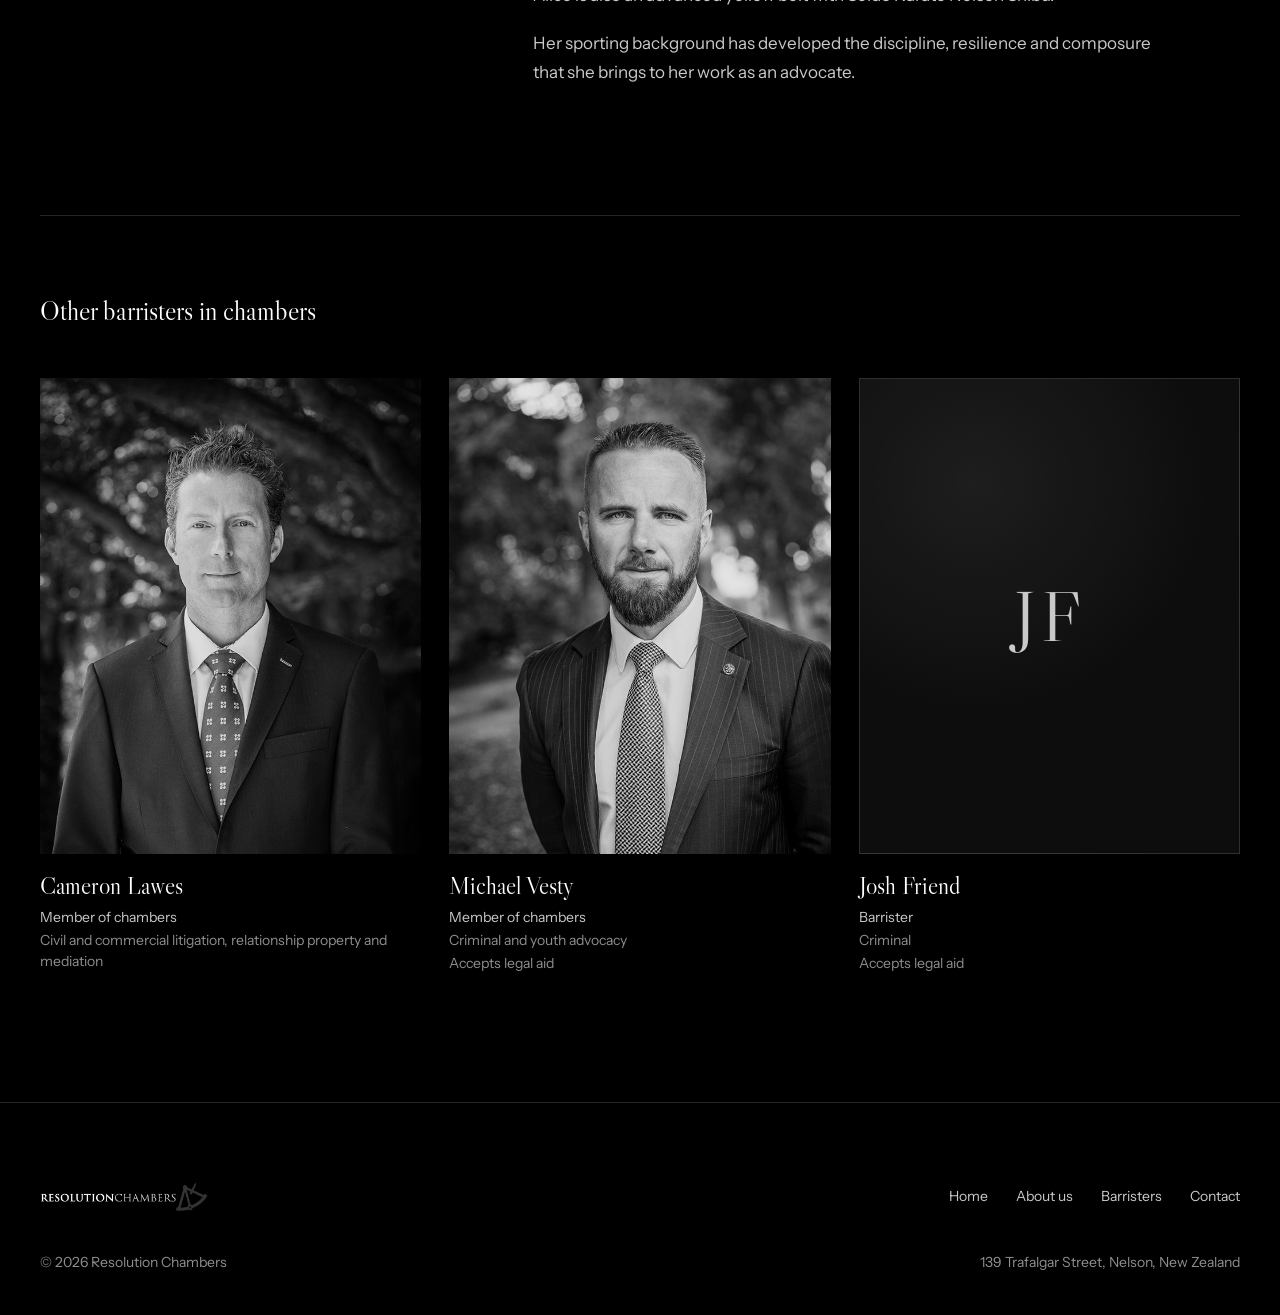
<file: alice-zeimann/index.html>
<!doctype html>
<html lang="en-NZ">
<head>
<meta charset="utf-8">
<meta name="viewport" content="width=device-width, initial-scale=1">
<title>Alice Zeimann | Resolution Chambers, Nelson</title>
<meta name="description" content="Alice Zeimann, barrister at Resolution Chambers, Nelson. Areas of practice: criminal law, family law, youth advocacy.">
<link rel="canonical" href="https://www.resolutionchambers.co.nz/alice-zeimann/">
<meta property="og:type" content="website">
<meta property="og:site_name" content="Resolution Chambers">
<meta property="og:title" content="Alice Zeimann | Resolution Chambers, Nelson">
<meta property="og:description" content="Alice Zeimann, barrister at Resolution Chambers, Nelson. Areas of practice: criminal law, family law, youth advocacy.">
<meta property="og:url" content="https://www.resolutionchambers.co.nz/alice-zeimann/">
<meta property="og:image" content="https://www.resolutionchambers.co.nz/assets/img/gavel.jpg">
<meta name="theme-color" content="#000000">
<meta name="google-site-verification" content="DSrnFOzZJb9479gYQ9J6IkPPPJF0Ms5piNQ1LV9JDBE">
<link rel="icon" href="../assets/img/favicon.png" type="image/png">
<link rel="apple-touch-icon" href="../assets/img/apple-touch-icon.png">
<link rel="preconnect" href="https://fonts.googleapis.com">
<link rel="preconnect" href="https://fonts.gstatic.com" crossorigin>
<link rel="stylesheet" href="https://fonts.googleapis.com/css2?family=Instrument+Sans:wght@400;500;600&amp;family=Libre+Caslon+Display&amp;family=Libre+Caslon+Text:ital@0;1&amp;display=swap">
<link rel="stylesheet" href="../assets/css/site.css">
<script>document.documentElement.classList.add('js');setTimeout(function(){document.documentElement.classList.add('is-ready')},2000);</script>
<script src="../assets/js/site.js" defer></script>
<script type="application/ld+json">{"@context": "https://schema.org", "@type": "Person", "name": "Alice Zeimann", "jobTitle": "Barrister", "url": "https://www.resolutionchambers.co.nz/alice-zeimann/", "email": "mailto:alice@resolutionchambers.co.nz", "telephone": "+64220227027", "worksFor": {"@type": "LegalService", "name": "Resolution Chambers", "url": "https://www.resolutionchambers.co.nz/"}}</script>
</head>
<body>
<a class="skip" href="#main">Skip to content</a>

<header class="site-header" data-header>
  <div class="wrap header-inner">
    <a class="brand" href="../"><img src="../assets/img/logo.png" alt="Resolution Chambers" width="600" height="100"></a>
    <nav class="nav" aria-label="Main">
      <ul>
          <li><a href="../about-us/">About us</a></li>
          <li><a href="../barristers/" aria-current="true">Barristers</a></li>
          <li><a href="../contact/">Contact</a></li>
      </ul>
    </nav>
    <button class="menu-toggle" type="button" aria-expanded="false" aria-controls="menu" data-menu-toggle>
      <span data-menu-label>Menu</span><span class="menu-icon" aria-hidden="true"></span>
    </button>
  </div>
</header>

<div class="menu" id="menu">
  <ul class="menu-links">
    <li><a href="../" style="--i:0">Home</a></li>
    <li><a href="../about-us/" style="--i:1">About us</a></li>
    <li><a href="../barristers/" aria-current="true" style="--i:2">Barristers</a></li>
    <li><a href="../contact/" style="--i:3">Contact</a></li>
  </ul>
  <div class="menu-foot">
    <address>139 Trafalgar Street, Nelson</address>
    <a class="link" href="https://www.google.com/maps/search/?api=1&amp;query=139+Trafalgar+Street+Nelson+New+Zealand" target="_blank" rel="noopener">Get directions</a>
  </div>
</div>

<main id="main" class="profile">
  <div class="wrap">
    <nav class="crumbs" aria-label="Breadcrumb">
      <ol>
        <li><a href="../barristers/">Barristers</a></li>
        <li aria-current="page">Alice Zeimann</li>
      </ol>
    </nav>

    <div class="profile-grid">
      <div class="profile-intro">
        <h1>Alice Zeimann</h1>
        <p class="profile-role">Barrister</p>
        <div class="btn-row only-narrow"><a class="btn btn--primary" href="tel:+64220227027">Call Alice</a><a class="btn btn--ghost" href="mailto:alice@resolutionchambers.co.nz">Email Alice</a></div>
        <div class="practice">
          <h2>Areas of practice</h2>
          <ul>
            <li>Criminal law</li>
            <li>Family law</li>
            <li>Youth advocacy</li>
          </ul>
        </div>
      </div>

      <aside class="profile-aside" aria-label="Contact Alice">
        <!-- No photograph yet: replace this block with <div class="portrait"><img src="../assets/img/alice-zeimann.jpg" alt="" width="800" height="1000"></div> -->
        <div class="portrait portrait--mono" aria-hidden="true"><span>AZ</span></div>
        <dl class="contact-list">
          <div><dt>Mobile</dt><dd><a href="tel:+64220227027">022 022 7027</a></dd></div>
          <div><dt>Email</dt><dd><a href="mailto:alice@resolutionchambers.co.nz">alice@resolutionchambers.co.nz</a></dd></div>
        </dl>
        <p class="legal-aid">Accepts legal aid instructions</p>
        <div class="btn-row only-wide"><a class="btn btn--primary" href="tel:+64220227027">Call Alice</a><a class="btn btn--ghost" href="mailto:alice@resolutionchambers.co.nz">Email Alice</a></div>
      </aside>

      <div class="profile-body prose">
        <p>Alice joined Resolution Chambers as a Barrister in late November 2024. Her practice is predominantly criminal law, alongside family law and youth advocacy. She provides practical and clear advice to clients at all stages of the criminal process.</p>
        <p>Alice acts on a broad range of matters, including drink-driving, theft, assaults, family violence, and other summary offending. She also works alongside senior counsel, Michael Vesty, on complex and more serious criminal matters.</p>
        <p>Alice is available to receive Legal Aid instructions.</p>
        <h2>Background</h2>
        <p>Alice holds an LLB from the University of Auckland and a Bachelor of Arts in Political Science from Florida State University.</p>
        <p>Since joining Resolution Chambers, Alice has gained experience across a range of criminal matters, including allegations of sexual offending, kidnapping, assault, dangerous driving, drug possession/supply/importation and family violence.</p>
        <p>Alice understands that appearing before the Court can be an overwhelming experience. She focuses on ensuring clients understand the process, receive clear advice, and have a strong advocate in their corner.</p>
        <h2>Interests</h2>
        <p>Outside of law, Alice has represented New Zealand as a professional volleyball and beach volleyball player for more than 10 years.</p>
        <p>She was a collegiate volleyball and beach volleyball athlete at both the University of Minnesota and Florida State University, competing at the NCAA Division I level.</p>
        <p>She competed at the 2022 Commonwealth Games and was part of New Zealand’s campaign towards the Paris 2024 Olympic Games.</p>
        <p>Alice is also an advanced yellow belt with Seido Karate Nelson Shibu.</p>
        <p>Her sporting background has developed the discipline, resilience and composure that she brings to her work as an advocate.</p>
      </div>
    </div>

    <section class="others" aria-labelledby="others-title">
      <h2 id="others-title">Other barristers in chambers</h2>
      <ul class="people people--three">
      <li class="person">
        <div class="portrait"><img src="../assets/img/cameron-lawes.jpg" alt="" width="667" height="999" loading="lazy"></div>
        <h3 class="person-name"><a href="../cameron-lawes/">Cameron Lawes</a></h3>
        <p class="person-role">Member of chambers</p>
        <p class="person-meta">Civil and commercial litigation, relationship property and mediation</p>
      </li>
      <li class="person">
        <div class="portrait"><img src="../assets/img/michael-vesty.jpg" alt="" width="664" height="995" loading="lazy"></div>
        <h3 class="person-name"><a href="../michael-vesty/">Michael Vesty</a></h3>
        <p class="person-role">Member of chambers</p>
        <p class="person-meta">Criminal and youth advocacy</p>
        <p class="person-meta">Accepts legal aid</p>
      </li>
      <li class="person">
        <!-- No photograph yet: replace this block with <div class="portrait"><img src="../assets/img/josh-friend.jpg" alt="" width="800" height="1000"></div> -->
        <div class="portrait portrait--mono" aria-hidden="true"><span>JF</span></div>
        <h3 class="person-name"><a href="../josh-friend/">Josh Friend</a></h3>
        <p class="person-role">Barrister</p>
        <p class="person-meta">Criminal</p>
        <p class="person-meta">Accepts legal aid</p>
      </li>
    </ul>
    </section>
  </div>
</main>

<footer class="site-footer">
  <div class="wrap">
    <div class="footer-top">
      <a class="brand" href="../"><img src="../assets/img/logo.png" alt="Resolution Chambers" width="600" height="100" loading="lazy"></a>
      <nav class="footer-nav" aria-label="Footer">
        <ul>
          <li><a href="../">Home</a></li>
          <li><a href="../about-us/">About us</a></li>
          <li><a href="../barristers/">Barristers</a></li>
          <li><a href="../contact/">Contact</a></li>
        </ul>
      </nav>
    </div>
    <div class="footer-bottom">
      <p>© 2026 Resolution Chambers</p>
      <address>139 Trafalgar Street, Nelson, New Zealand</address>
    </div>
  </div>
</footer>
</body>
</html>
</file>
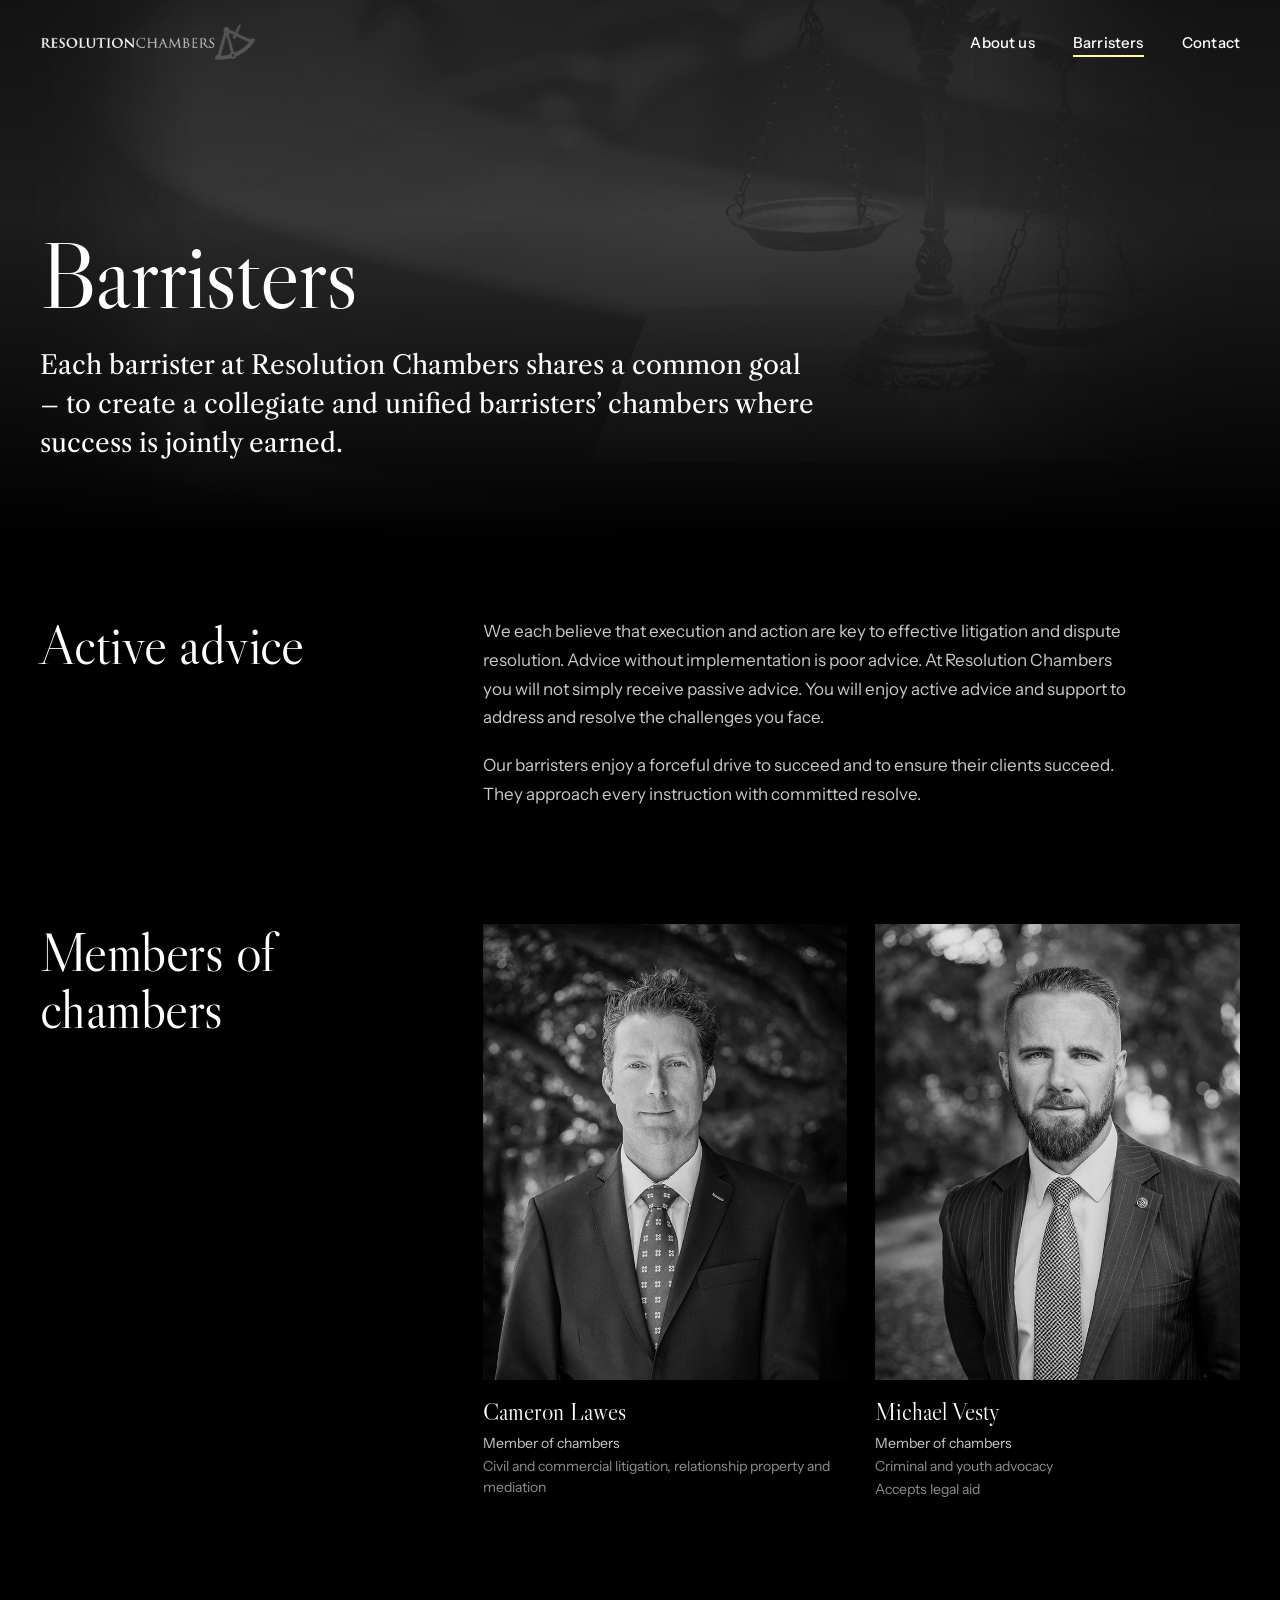
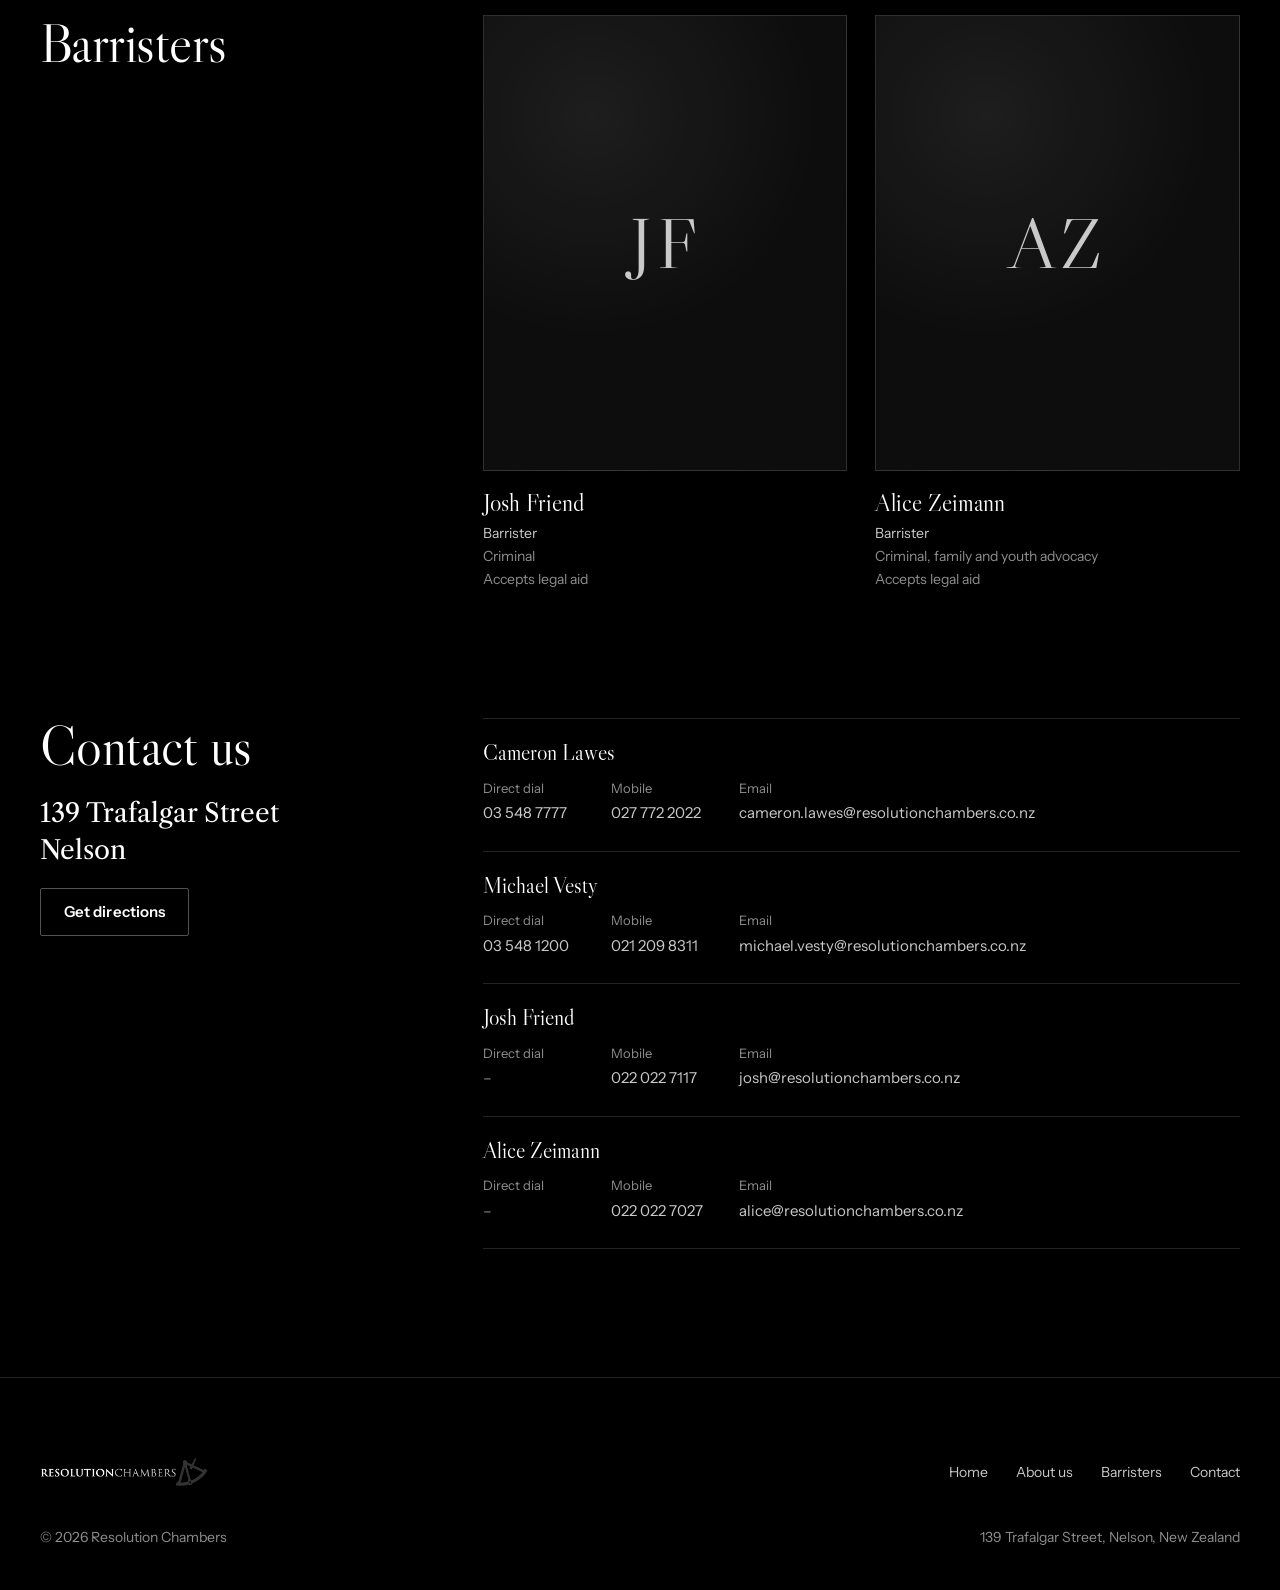
<file: barristers/index.html>
<!doctype html>
<html lang="en-NZ">
<head>
<meta charset="utf-8">
<meta name="viewport" content="width=device-width, initial-scale=1">
<title>Barristers | Resolution Chambers, Nelson</title>
<meta name="description" content="The barristers of Resolution Chambers, Nelson: Cameron Lawes, Michael Vesty, Josh Friend and Alice Zeimann.">
<link rel="canonical" href="https://www.resolutionchambers.co.nz/barristers/">
<meta property="og:type" content="website">
<meta property="og:site_name" content="Resolution Chambers">
<meta property="og:title" content="Barristers | Resolution Chambers, Nelson">
<meta property="og:description" content="The barristers of Resolution Chambers, Nelson: Cameron Lawes, Michael Vesty, Josh Friend and Alice Zeimann.">
<meta property="og:url" content="https://www.resolutionchambers.co.nz/barristers/">
<meta property="og:image" content="https://www.resolutionchambers.co.nz/assets/img/gavel.jpg">
<meta name="theme-color" content="#000000">
<meta name="google-site-verification" content="DSrnFOzZJb9479gYQ9J6IkPPPJF0Ms5piNQ1LV9JDBE">
<link rel="icon" href="../assets/img/favicon.png" type="image/png">
<link rel="apple-touch-icon" href="../assets/img/apple-touch-icon.png">
<link rel="preconnect" href="https://fonts.googleapis.com">
<link rel="preconnect" href="https://fonts.gstatic.com" crossorigin>
<link rel="stylesheet" href="https://fonts.googleapis.com/css2?family=Instrument+Sans:wght@400;500;600&amp;family=Libre+Caslon+Display&amp;family=Libre+Caslon+Text:ital@0;1&amp;display=swap">
<link rel="stylesheet" href="../assets/css/site.css">
<script>document.documentElement.classList.add('js');setTimeout(function(){document.documentElement.classList.add('is-ready')},2000);</script>
<script src="../assets/js/site.js" defer></script>
</head>
<body>
<a class="skip" href="#main">Skip to content</a>

<header class="site-header" data-header>
  <div class="wrap header-inner">
    <a class="brand" href="../"><img src="../assets/img/logo.png" alt="Resolution Chambers" width="600" height="100"></a>
    <nav class="nav" aria-label="Main">
      <ul>
          <li><a href="../about-us/">About us</a></li>
          <li><a href="../barristers/" aria-current="page">Barristers</a></li>
          <li><a href="../contact/">Contact</a></li>
      </ul>
    </nav>
    <button class="menu-toggle" type="button" aria-expanded="false" aria-controls="menu" data-menu-toggle>
      <span data-menu-label>Menu</span><span class="menu-icon" aria-hidden="true"></span>
    </button>
  </div>
</header>

<div class="menu" id="menu">
  <ul class="menu-links">
    <li><a href="../" style="--i:0">Home</a></li>
    <li><a href="../about-us/" style="--i:1">About us</a></li>
    <li><a href="../barristers/" aria-current="page" style="--i:2">Barristers</a></li>
    <li><a href="../contact/" style="--i:3">Contact</a></li>
  </ul>
  <div class="menu-foot">
    <address>139 Trafalgar Street, Nelson</address>
    <a class="link" href="https://www.google.com/maps/search/?api=1&amp;query=139+Trafalgar+Street+Nelson+New+Zealand" target="_blank" rel="noopener">Get directions</a>
  </div>
</div>

<main id="main">
  <section class="page-head">
    <div class="page-head-media"><img src="../assets/img/scales.jpg" alt="" width="1920" height="1200"></div>
    <div class="wrap">
      <h1>Barristers</h1>
      <p class="lede">Each barrister at Resolution Chambers shares a common goal – to create a collegiate and unified barristers’ chambers where success is jointly earned.</p>
    </div>
  </section>

  <section class="section" aria-labelledby="approach-title">
    <div class="wrap">
      <div class="split">
        <div class="split-head"><h2 id="approach-title">Active advice</h2></div>
        <div class="prose">
          <p>We each believe that execution and action are key to effective litigation and dispute resolution. Advice without implementation is poor advice. At Resolution Chambers you will not simply receive passive advice. You will enjoy active advice and support to address and resolve the challenges you face.</p>
          <p>Our barristers enjoy a forceful drive to succeed and to ensure their clients succeed. They approach every instruction with committed resolve.</p>
        </div>
      </div>
      <div class="split">
        <div class="split-head"><h2>Members of chambers</h2></div>
        <ul class="people people--pair">
      <li class="person">
        <div class="portrait"><img src="../assets/img/cameron-lawes.jpg" alt="" width="667" height="999" loading="lazy"></div>
        <h3 class="person-name"><a href="../cameron-lawes/">Cameron Lawes</a></h3>
        <p class="person-role">Member of chambers</p>
        <p class="person-meta">Civil and commercial litigation, relationship property and mediation</p>
      </li>
      <li class="person">
        <div class="portrait"><img src="../assets/img/michael-vesty.jpg" alt="" width="664" height="995" loading="lazy"></div>
        <h3 class="person-name"><a href="../michael-vesty/">Michael Vesty</a></h3>
        <p class="person-role">Member of chambers</p>
        <p class="person-meta">Criminal and youth advocacy</p>
        <p class="person-meta">Accepts legal aid</p>
      </li>
    </ul>
      </div>
      <div class="split">
        <div class="split-head"><h2>Barristers</h2></div>
        <ul class="people people--pair">
      <li class="person">
        <!-- No photograph yet: replace this block with <div class="portrait"><img src="../assets/img/josh-friend.jpg" alt="" width="800" height="1000"></div> -->
        <div class="portrait portrait--mono" aria-hidden="true"><span>JF</span></div>
        <h3 class="person-name"><a href="../josh-friend/">Josh Friend</a></h3>
        <p class="person-role">Barrister</p>
        <p class="person-meta">Criminal</p>
        <p class="person-meta">Accepts legal aid</p>
      </li>
      <li class="person">
        <!-- No photograph yet: replace this block with <div class="portrait"><img src="../assets/img/alice-zeimann.jpg" alt="" width="800" height="1000"></div> -->
        <div class="portrait portrait--mono" aria-hidden="true"><span>AZ</span></div>
        <h3 class="person-name"><a href="../alice-zeimann/">Alice Zeimann</a></h3>
        <p class="person-role">Barrister</p>
        <p class="person-meta">Criminal, family and youth advocacy</p>
        <p class="person-meta">Accepts legal aid</p>
      </li>
    </ul>
      </div>
    </div>
  </section>

  <section class="section" aria-labelledby="contact-title">
    <div class="wrap split">
      <div class="split-head visit">
        <h2 id="contact-title">Contact us</h2>
        <address>139 Trafalgar Street<br>Nelson</address>
        <div class="btn-row"><a class="btn btn--ghost" href="https://www.google.com/maps/search/?api=1&amp;query=139+Trafalgar+Street+Nelson+New+Zealand" target="_blank" rel="noopener">Get directions</a></div>
      </div>
      <div class="directory-wrap">
        <div class="dir-head" aria-hidden="true"><span>Barrister</span><span>Direct dial</span><span>Mobile</span><span>Email</span></div>
        <ul class="directory">
        <li class="dir-row">
          <p class="dir-name"><a href="../cameron-lawes/">Cameron Lawes</a></p>
          <p class="dir-item"><span class="dir-label">Direct dial</span><a href="tel:+6435487777">03 548 7777</a></p>
          <p class="dir-item"><span class="dir-label">Mobile</span><a href="tel:+64277722022">027 772 2022</a></p>
          <p class="dir-item dir-item--email"><span class="dir-label">Email</span><a href="mailto:cameron.lawes@resolutionchambers.co.nz">cameron.lawes@resolutionchambers.co.nz</a></p>
        </li>
        <li class="dir-row">
          <p class="dir-name"><a href="../michael-vesty/">Michael Vesty</a></p>
          <p class="dir-item"><span class="dir-label">Direct dial</span><a href="tel:+6435481200">03 548 1200</a></p>
          <p class="dir-item"><span class="dir-label">Mobile</span><a href="tel:+64212098311">021 209 8311</a></p>
          <p class="dir-item dir-item--email"><span class="dir-label">Email</span><a href="mailto:michael.vesty@resolutionchambers.co.nz">michael.vesty@resolutionchambers.co.nz</a></p>
        </li>
        <li class="dir-row">
          <p class="dir-name"><a href="../josh-friend/">Josh Friend</a></p>
          <p class="dir-item dir-item--empty"><span class="dir-label">Direct dial</span><span>–</span></p>
          <p class="dir-item"><span class="dir-label">Mobile</span><a href="tel:+64220227117">022 022 7117</a></p>
          <p class="dir-item dir-item--email"><span class="dir-label">Email</span><a href="mailto:josh@resolutionchambers.co.nz">josh@resolutionchambers.co.nz</a></p>
        </li>
        <li class="dir-row">
          <p class="dir-name"><a href="../alice-zeimann/">Alice Zeimann</a></p>
          <p class="dir-item dir-item--empty"><span class="dir-label">Direct dial</span><span>–</span></p>
          <p class="dir-item"><span class="dir-label">Mobile</span><a href="tel:+64220227027">022 022 7027</a></p>
          <p class="dir-item dir-item--email"><span class="dir-label">Email</span><a href="mailto:alice@resolutionchambers.co.nz">alice@resolutionchambers.co.nz</a></p>
        </li>
        </ul>
      </div>
    </div>
  </section>
</main>

<footer class="site-footer">
  <div class="wrap">
    <div class="footer-top">
      <a class="brand" href="../"><img src="../assets/img/logo.png" alt="Resolution Chambers" width="600" height="100" loading="lazy"></a>
      <nav class="footer-nav" aria-label="Footer">
        <ul>
          <li><a href="../">Home</a></li>
          <li><a href="../about-us/">About us</a></li>
          <li><a href="../barristers/">Barristers</a></li>
          <li><a href="../contact/">Contact</a></li>
        </ul>
      </nav>
    </div>
    <div class="footer-bottom">
      <p>© 2026 Resolution Chambers</p>
      <address>139 Trafalgar Street, Nelson, New Zealand</address>
    </div>
  </div>
</footer>
</body>
</html>
</file>
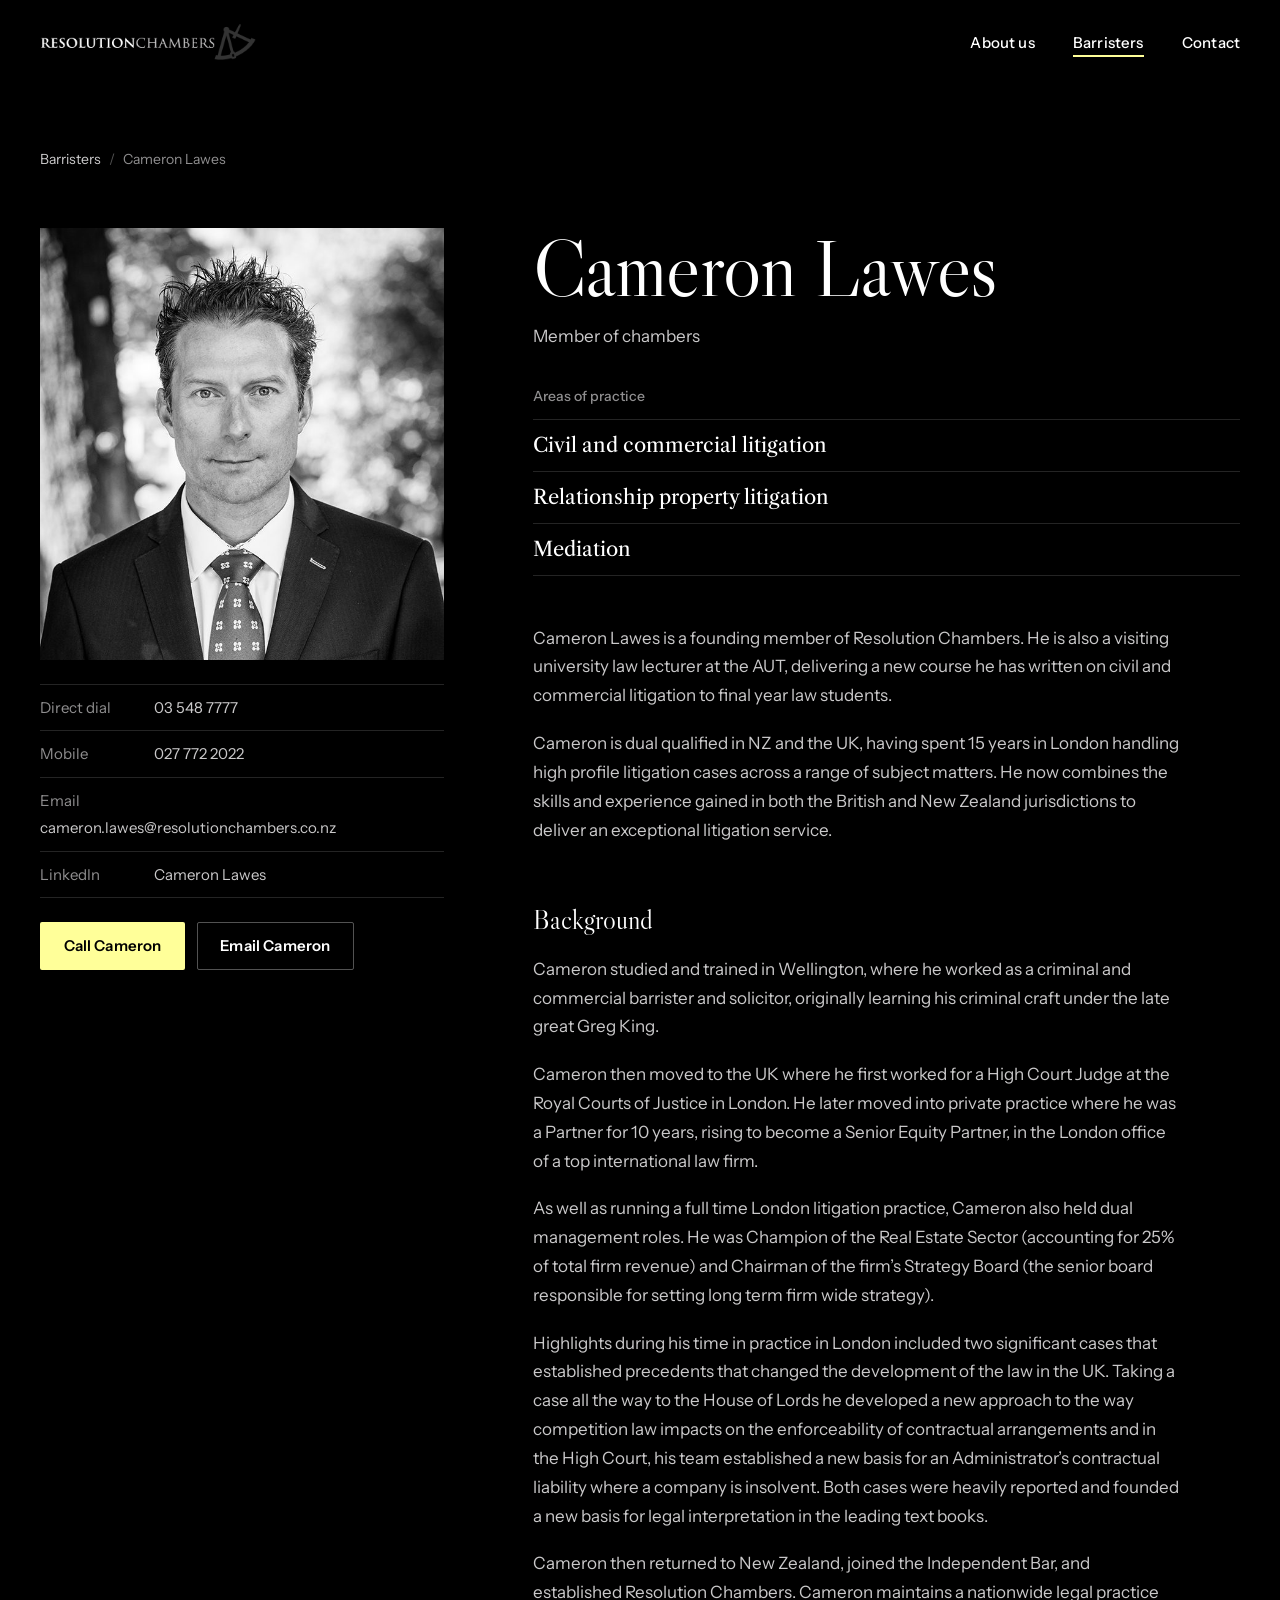
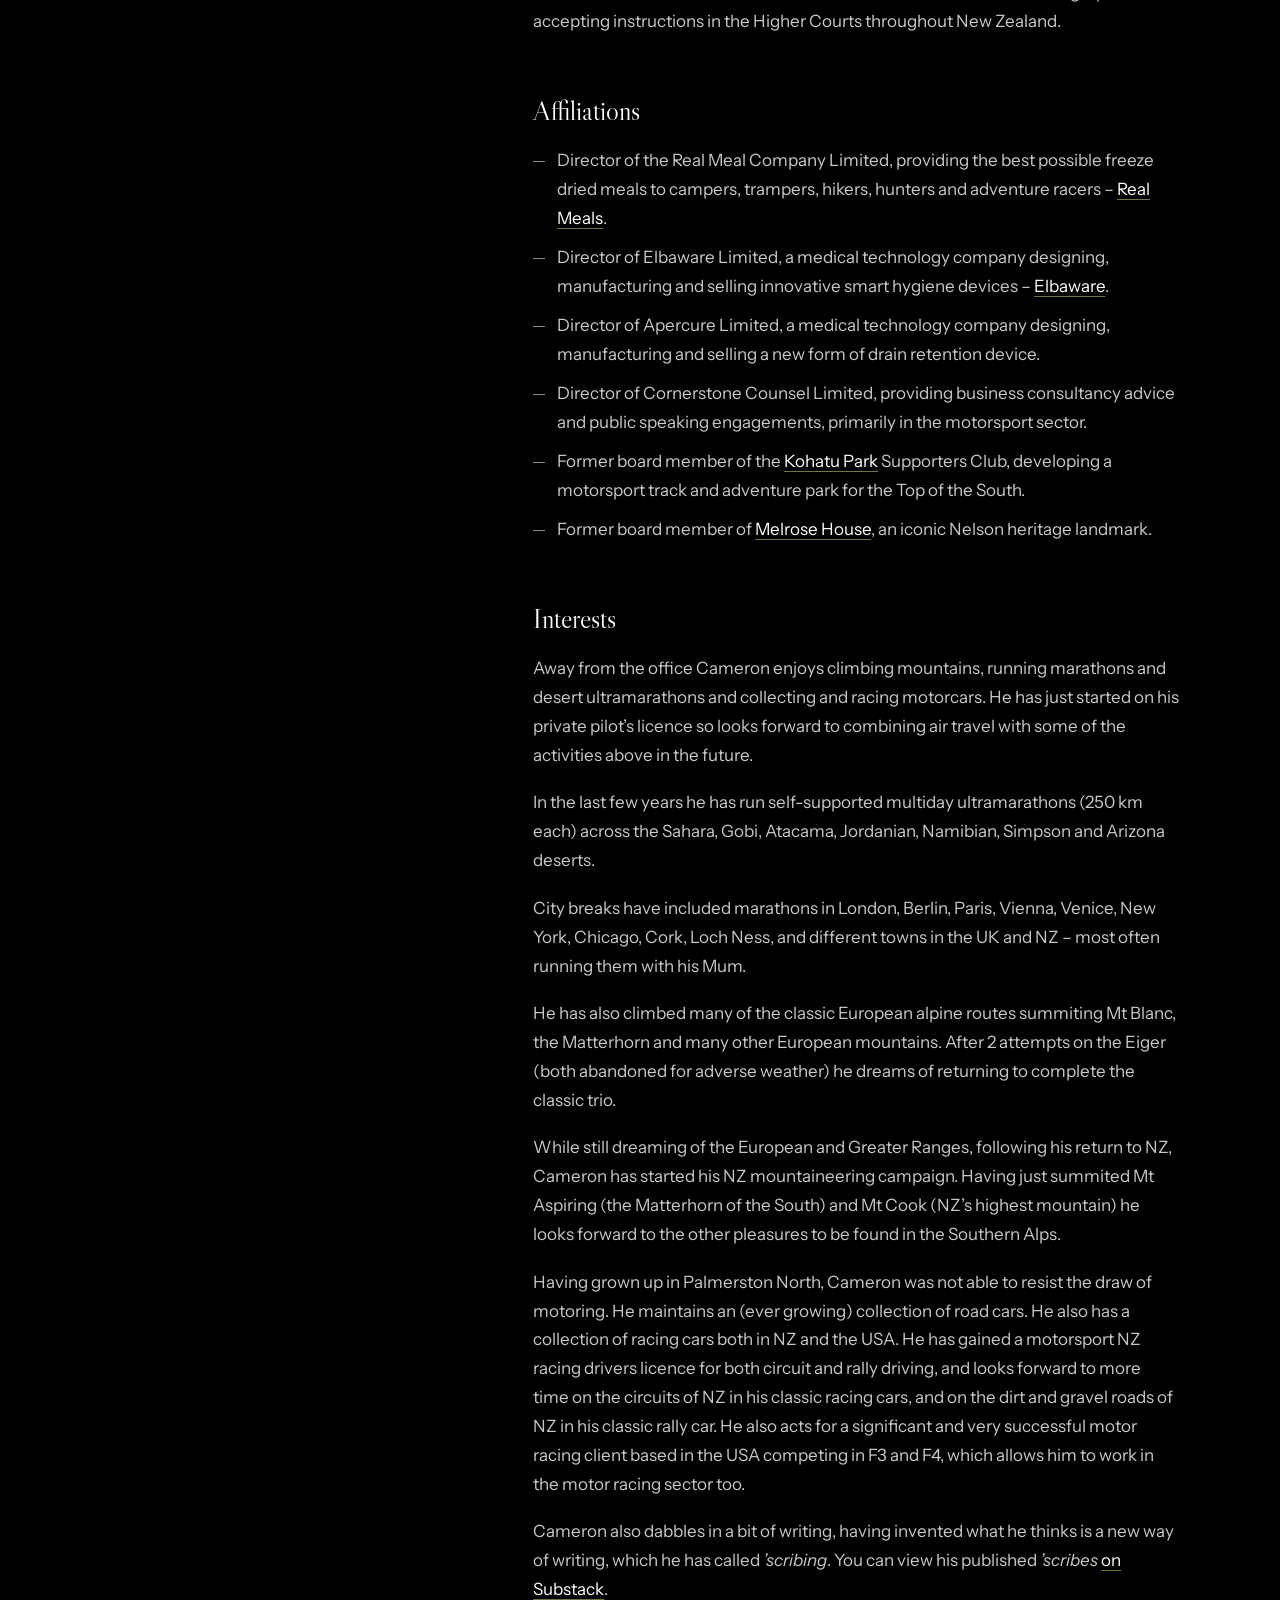
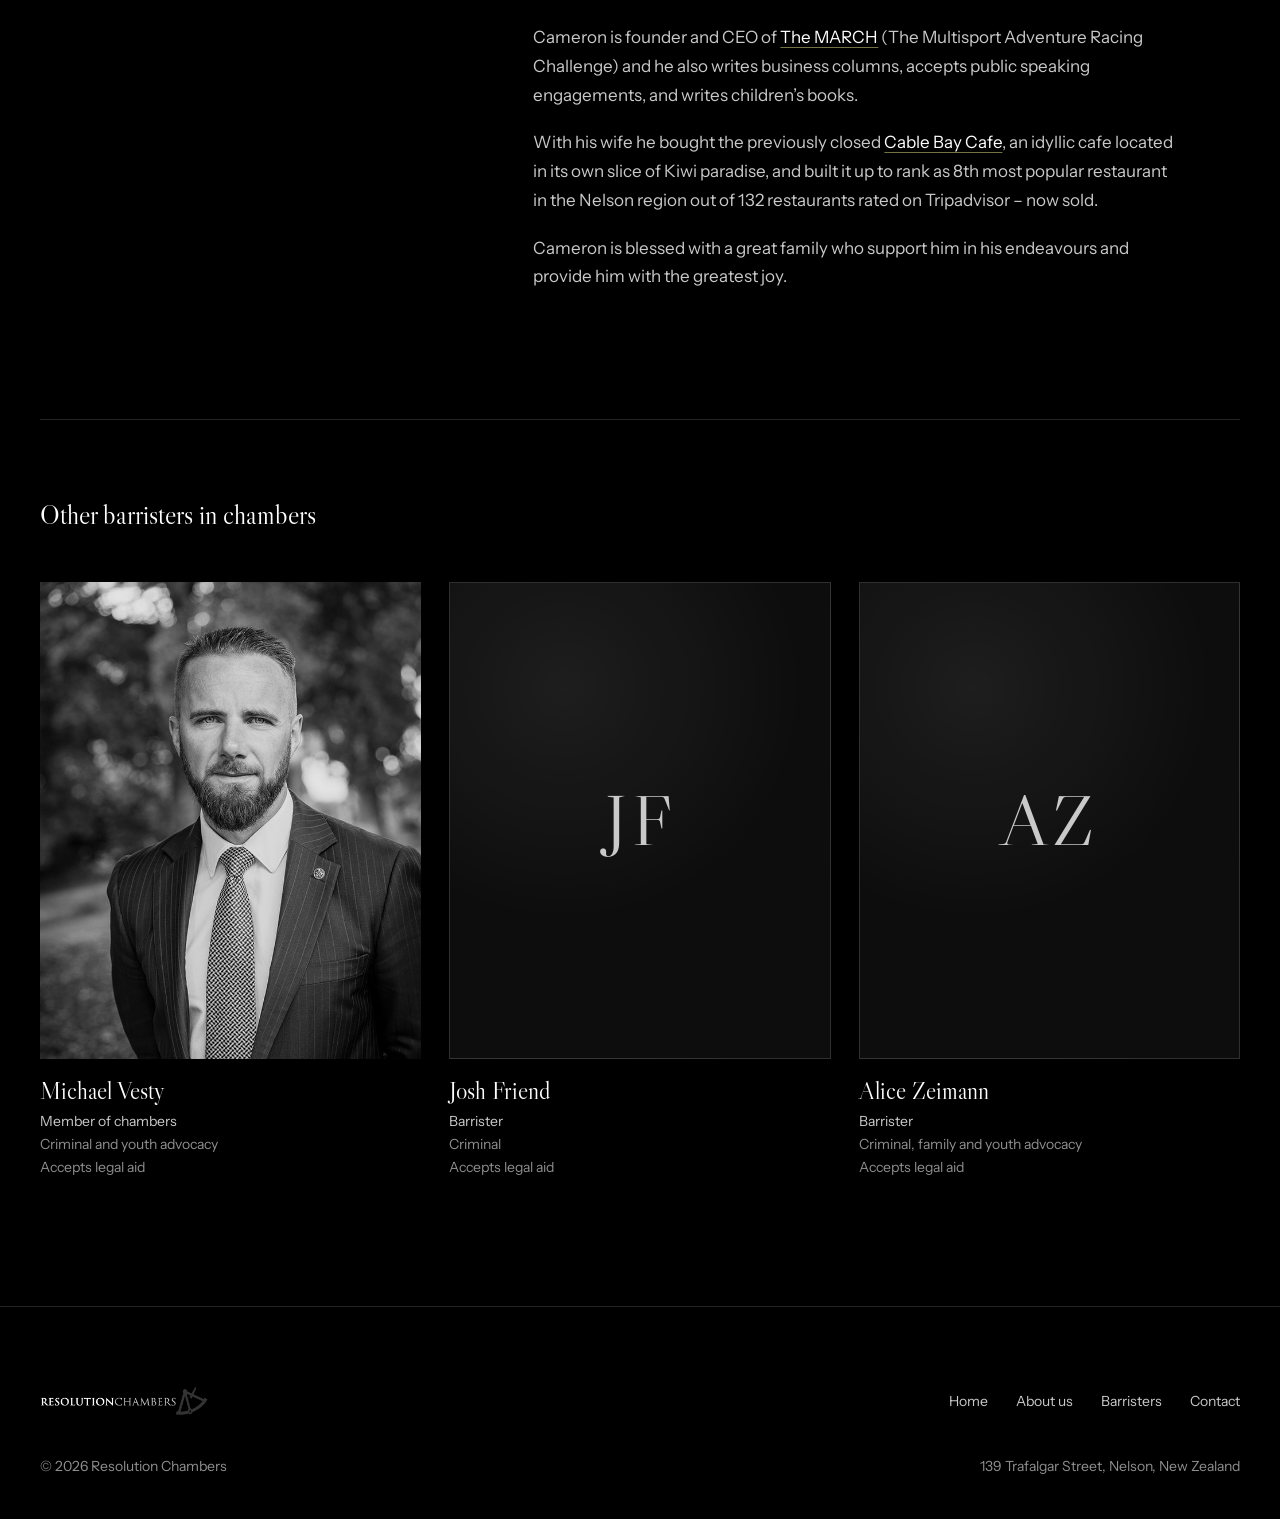
<file: cameron-lawes/index.html>
<!doctype html>
<html lang="en-NZ">
<head>
<meta charset="utf-8">
<meta name="viewport" content="width=device-width, initial-scale=1">
<title>Cameron Lawes | Resolution Chambers, Nelson</title>
<meta name="description" content="Cameron Lawes, barrister at Resolution Chambers, Nelson. Areas of practice: civil and commercial litigation, relationship property litigation, mediation.">
<link rel="canonical" href="https://www.resolutionchambers.co.nz/cameron-lawes/">
<meta property="og:type" content="website">
<meta property="og:site_name" content="Resolution Chambers">
<meta property="og:title" content="Cameron Lawes | Resolution Chambers, Nelson">
<meta property="og:description" content="Cameron Lawes, barrister at Resolution Chambers, Nelson. Areas of practice: civil and commercial litigation, relationship property litigation, mediation.">
<meta property="og:url" content="https://www.resolutionchambers.co.nz/cameron-lawes/">
<meta property="og:image" content="https://www.resolutionchambers.co.nz/assets/img/gavel.jpg">
<meta name="theme-color" content="#000000">
<meta name="google-site-verification" content="DSrnFOzZJb9479gYQ9J6IkPPPJF0Ms5piNQ1LV9JDBE">
<link rel="icon" href="../assets/img/favicon.png" type="image/png">
<link rel="apple-touch-icon" href="../assets/img/apple-touch-icon.png">
<link rel="preconnect" href="https://fonts.googleapis.com">
<link rel="preconnect" href="https://fonts.gstatic.com" crossorigin>
<link rel="stylesheet" href="https://fonts.googleapis.com/css2?family=Instrument+Sans:wght@400;500;600&amp;family=Libre+Caslon+Display&amp;family=Libre+Caslon+Text:ital@0;1&amp;display=swap">
<link rel="stylesheet" href="../assets/css/site.css">
<script>document.documentElement.classList.add('js');setTimeout(function(){document.documentElement.classList.add('is-ready')},2000);</script>
<script src="../assets/js/site.js" defer></script>
<script type="application/ld+json">{"@context": "https://schema.org", "@type": "Person", "name": "Cameron Lawes", "jobTitle": "Barrister", "url": "https://www.resolutionchambers.co.nz/cameron-lawes/", "email": "mailto:cameron.lawes@resolutionchambers.co.nz", "telephone": "+6435487777", "worksFor": {"@type": "LegalService", "name": "Resolution Chambers", "url": "https://www.resolutionchambers.co.nz/"}, "sameAs": ["https://www.linkedin.com/in/cameron-lawes-9931b481/"]}</script>
</head>
<body>
<a class="skip" href="#main">Skip to content</a>

<header class="site-header" data-header>
  <div class="wrap header-inner">
    <a class="brand" href="../"><img src="../assets/img/logo.png" alt="Resolution Chambers" width="600" height="100"></a>
    <nav class="nav" aria-label="Main">
      <ul>
          <li><a href="../about-us/">About us</a></li>
          <li><a href="../barristers/" aria-current="true">Barristers</a></li>
          <li><a href="../contact/">Contact</a></li>
      </ul>
    </nav>
    <button class="menu-toggle" type="button" aria-expanded="false" aria-controls="menu" data-menu-toggle>
      <span data-menu-label>Menu</span><span class="menu-icon" aria-hidden="true"></span>
    </button>
  </div>
</header>

<div class="menu" id="menu">
  <ul class="menu-links">
    <li><a href="../" style="--i:0">Home</a></li>
    <li><a href="../about-us/" style="--i:1">About us</a></li>
    <li><a href="../barristers/" aria-current="true" style="--i:2">Barristers</a></li>
    <li><a href="../contact/" style="--i:3">Contact</a></li>
  </ul>
  <div class="menu-foot">
    <address>139 Trafalgar Street, Nelson</address>
    <a class="link" href="https://www.google.com/maps/search/?api=1&amp;query=139+Trafalgar+Street+Nelson+New+Zealand" target="_blank" rel="noopener">Get directions</a>
  </div>
</div>

<main id="main" class="profile">
  <div class="wrap">
    <nav class="crumbs" aria-label="Breadcrumb">
      <ol>
        <li><a href="../barristers/">Barristers</a></li>
        <li aria-current="page">Cameron Lawes</li>
      </ol>
    </nav>

    <div class="profile-grid">
      <div class="profile-intro">
        <h1>Cameron Lawes</h1>
        <p class="profile-role">Member of chambers</p>
        <div class="btn-row only-narrow"><a class="btn btn--primary" href="tel:+6435487777">Call Cameron</a><a class="btn btn--ghost" href="mailto:cameron.lawes@resolutionchambers.co.nz">Email Cameron</a></div>
        <div class="practice">
          <h2>Areas of practice</h2>
          <ul>
            <li>Civil and commercial litigation</li>
            <li>Relationship property litigation</li>
            <li>Mediation</li>
          </ul>
        </div>
      </div>

      <aside class="profile-aside" aria-label="Contact Cameron">
        <div class="portrait"><img src="../assets/img/cameron-lawes-profile.jpg" alt="Portrait of Cameron Lawes" width="660" height="706"></div>
        <dl class="contact-list">
          <div><dt>Direct dial</dt><dd><a href="tel:+6435487777">03 548 7777</a></dd></div>
          <div><dt>Mobile</dt><dd><a href="tel:+64277722022">027 772 2022</a></dd></div>
          <div><dt>Email</dt><dd><a href="mailto:cameron.lawes@resolutionchambers.co.nz">cameron.lawes@resolutionchambers.co.nz</a></dd></div>
          <div><dt>LinkedIn</dt><dd><a href="https://www.linkedin.com/in/cameron-lawes-9931b481/" target="_blank" rel="noopener">Cameron Lawes</a></dd></div>
        </dl>
        <div class="btn-row only-wide"><a class="btn btn--primary" href="tel:+6435487777">Call Cameron</a><a class="btn btn--ghost" href="mailto:cameron.lawes@resolutionchambers.co.nz">Email Cameron</a></div>
      </aside>

      <div class="profile-body prose">
        <p>Cameron Lawes is a founding member of Resolution Chambers. He is also a visiting university law lecturer at the AUT, delivering a new course he has written on civil and commercial litigation to final year law students.</p>
        <p>Cameron is dual qualified in NZ and the UK, having spent 15 years in London handling high profile litigation cases across a range of subject matters. He now combines the skills and experience gained in both the British and New Zealand jurisdictions to deliver an exceptional litigation service.</p>
        <h2>Background</h2>
        <p>Cameron studied and trained in Wellington, where he worked as a criminal and commercial barrister and solicitor, originally learning his criminal craft under the late great Greg King.</p>
        <p>Cameron then moved to the UK where he first worked for a High Court Judge at the Royal Courts of Justice in London. He later moved into private practice where he was a Partner for 10 years, rising to become a Senior Equity Partner, in the London office of a top international law firm.</p>
        <p>As well as running a full time London litigation practice, Cameron also held dual management roles. He was Champion of the Real Estate Sector (accounting for 25% of total firm revenue) and Chairman of the firm’s Strategy Board (the senior board responsible for setting long term firm wide strategy).</p>
        <p>Highlights during his time in practice in London included two significant cases that established precedents that changed the development of the law in the UK. Taking a case all the way to the House of Lords he developed a new approach to the way competition law impacts on the enforceability of contractual arrangements and in the High Court, his team established a new basis for an Administrator’s contractual liability where a company is insolvent. Both cases were heavily reported and founded a new basis for legal interpretation in the leading text books.</p>
        <p>Cameron then returned to New Zealand, joined the Independent Bar, and established Resolution Chambers. Cameron maintains a nationwide legal practice accepting instructions in the Higher Courts throughout New Zealand.</p>
        <h2>Affiliations</h2>
        <ul>
          <li>Director of the Real Meal Company Limited, providing the best possible freeze dried meals to campers, trampers, hikers, hunters and adventure racers – <a href="http://www.realmeals.co.nz" target="_blank" rel="noopener">Real Meals</a>.</li>
          <li>Director of Elbaware Limited, a medical technology company designing, manufacturing and selling innovative smart hygiene devices – <a href="http://www.elbaware.co.nz" target="_blank" rel="noopener">Elbaware</a>.</li>
          <li>Director of Apercure Limited, a medical technology company designing, manufacturing and selling a new form of drain retention device.</li>
          <li>Director of Cornerstone Counsel Limited, providing business consultancy advice and public speaking engagements, primarily in the motorsport sector.</li>
          <li>Former board member of the <a href="http://kohatupark.nz/" target="_blank" rel="noopener">Kohatu Park</a> Supporters Club, developing a motorsport track and adventure park for the Top of the South.</li>
          <li>Former board member of <a href="https://www.melrosehouse.co.nz/" target="_blank" rel="noopener">Melrose House</a>, an iconic Nelson heritage landmark.</li>
        </ul>
        <h2>Interests</h2>
        <p>Away from the office Cameron enjoys climbing mountains, running marathons and desert ultramarathons and collecting and racing motorcars. He has just started on his private pilot’s licence so looks forward to combining air travel with some of the activities above in the future.</p>
        <p>In the last few years he has run self-supported multiday ultramarathons (250 km each) across the Sahara, Gobi, Atacama, Jordanian, Namibian, Simpson and Arizona deserts.</p>
        <p>City breaks have included marathons in London, Berlin, Paris, Vienna, Venice, New York, Chicago, Cork, Loch Ness, and different towns in the UK and NZ – most often running them with his Mum.</p>
        <p>He has also climbed many of the classic European alpine routes summiting Mt Blanc, the Matterhorn and many other European mountains. After 2 attempts on the Eiger (both abandoned for adverse weather) he dreams of returning to complete the classic trio.</p>
        <p>While still dreaming of the European and Greater Ranges, following his return to NZ, Cameron has started his NZ mountaineering campaign. Having just summited Mt Aspiring (the Matterhorn of the South) and Mt Cook (NZ’s highest mountain) he looks forward to the other pleasures to be found in the Southern Alps.</p>
        <p>Having grown up in Palmerston North, Cameron was not able to resist the draw of motoring. He maintains an (ever growing) collection of road cars. He also has a collection of racing cars both in NZ and the USA. He has gained a motorsport NZ racing drivers licence for both circuit and rally driving, and looks forward to more time on the circuits of NZ in his classic racing cars, and on the dirt and gravel roads of NZ in his classic rally car. He also acts for a significant and very successful motor racing client based in the USA competing in F3 and F4, which allows him to work in the motor racing sector too.</p>
        <p>Cameron also dabbles in a bit of writing, having invented what he thinks is a new way of writing, which he has called <em>’scribing</em>. You can view his published <em>’scribes</em> <a href="https://cameronlawes.substack.com" target="_blank" rel="noopener">on Substack</a>.</p>
        <p>Cameron is founder and CEO of <a href="http://www.marchadventureracing.com/" target="_blank" rel="noopener">The MARCH</a> (The Multisport Adventure Racing Challenge) and he also writes business columns, accepts public speaking engagements, and writes children’s books.</p>
        <p>With his wife he bought the previously closed <a href="http://www.cablebaycafe.co.nz/" target="_blank" rel="noopener">Cable Bay Cafe</a>, an idyllic cafe located in its own slice of Kiwi paradise, and built it up to rank as 8th most popular restaurant in the Nelson region out of 132 restaurants rated on Tripadvisor – now sold.</p>
        <p>Cameron is blessed with a great family who support him in his endeavours and provide him with the greatest joy.</p>
      </div>
    </div>

    <section class="others" aria-labelledby="others-title">
      <h2 id="others-title">Other barristers in chambers</h2>
      <ul class="people people--three">
      <li class="person">
        <div class="portrait"><img src="../assets/img/michael-vesty.jpg" alt="" width="664" height="995" loading="lazy"></div>
        <h3 class="person-name"><a href="../michael-vesty/">Michael Vesty</a></h3>
        <p class="person-role">Member of chambers</p>
        <p class="person-meta">Criminal and youth advocacy</p>
        <p class="person-meta">Accepts legal aid</p>
      </li>
      <li class="person">
        <!-- No photograph yet: replace this block with <div class="portrait"><img src="../assets/img/josh-friend.jpg" alt="" width="800" height="1000"></div> -->
        <div class="portrait portrait--mono" aria-hidden="true"><span>JF</span></div>
        <h3 class="person-name"><a href="../josh-friend/">Josh Friend</a></h3>
        <p class="person-role">Barrister</p>
        <p class="person-meta">Criminal</p>
        <p class="person-meta">Accepts legal aid</p>
      </li>
      <li class="person">
        <!-- No photograph yet: replace this block with <div class="portrait"><img src="../assets/img/alice-zeimann.jpg" alt="" width="800" height="1000"></div> -->
        <div class="portrait portrait--mono" aria-hidden="true"><span>AZ</span></div>
        <h3 class="person-name"><a href="../alice-zeimann/">Alice Zeimann</a></h3>
        <p class="person-role">Barrister</p>
        <p class="person-meta">Criminal, family and youth advocacy</p>
        <p class="person-meta">Accepts legal aid</p>
      </li>
    </ul>
    </section>
  </div>
</main>

<footer class="site-footer">
  <div class="wrap">
    <div class="footer-top">
      <a class="brand" href="../"><img src="../assets/img/logo.png" alt="Resolution Chambers" width="600" height="100" loading="lazy"></a>
      <nav class="footer-nav" aria-label="Footer">
        <ul>
          <li><a href="../">Home</a></li>
          <li><a href="../about-us/">About us</a></li>
          <li><a href="../barristers/">Barristers</a></li>
          <li><a href="../contact/">Contact</a></li>
        </ul>
      </nav>
    </div>
    <div class="footer-bottom">
      <p>© 2026 Resolution Chambers</p>
      <address>139 Trafalgar Street, Nelson, New Zealand</address>
    </div>
  </div>
</footer>
</body>
</html>
</file>
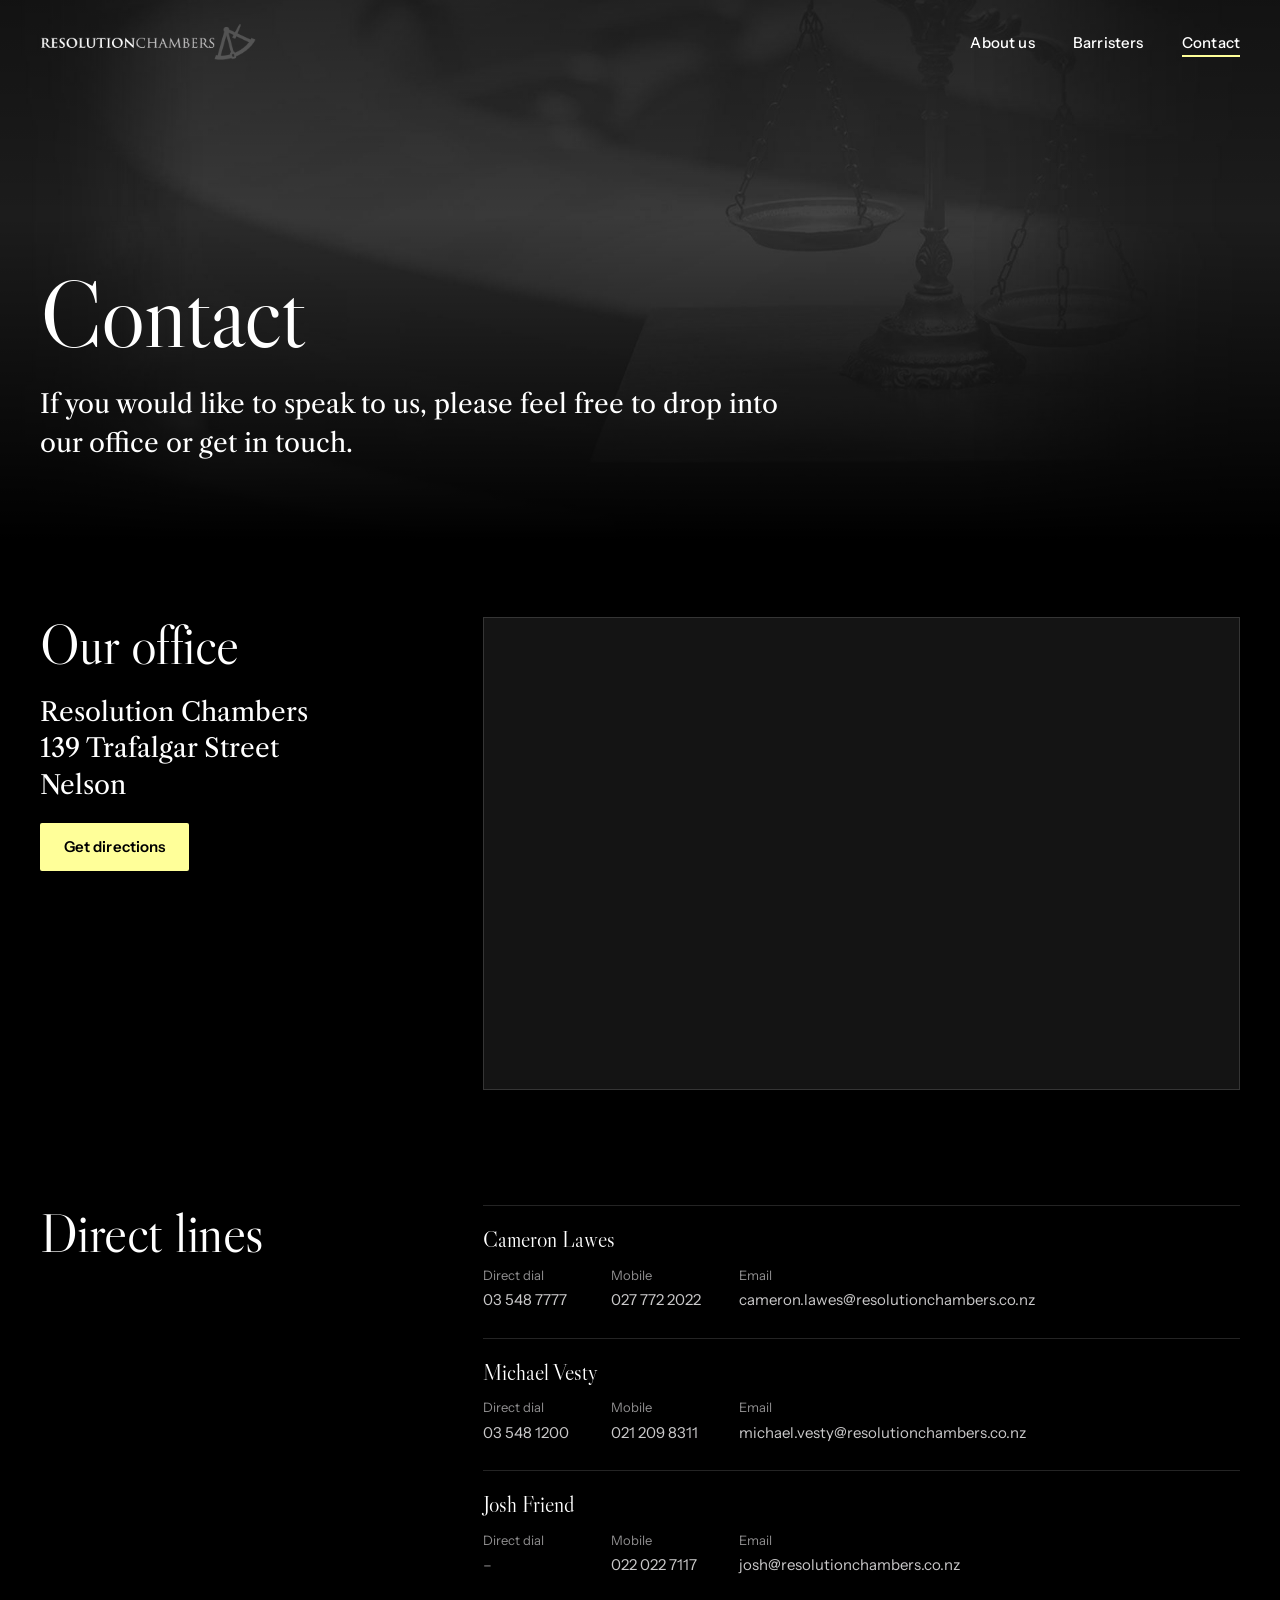
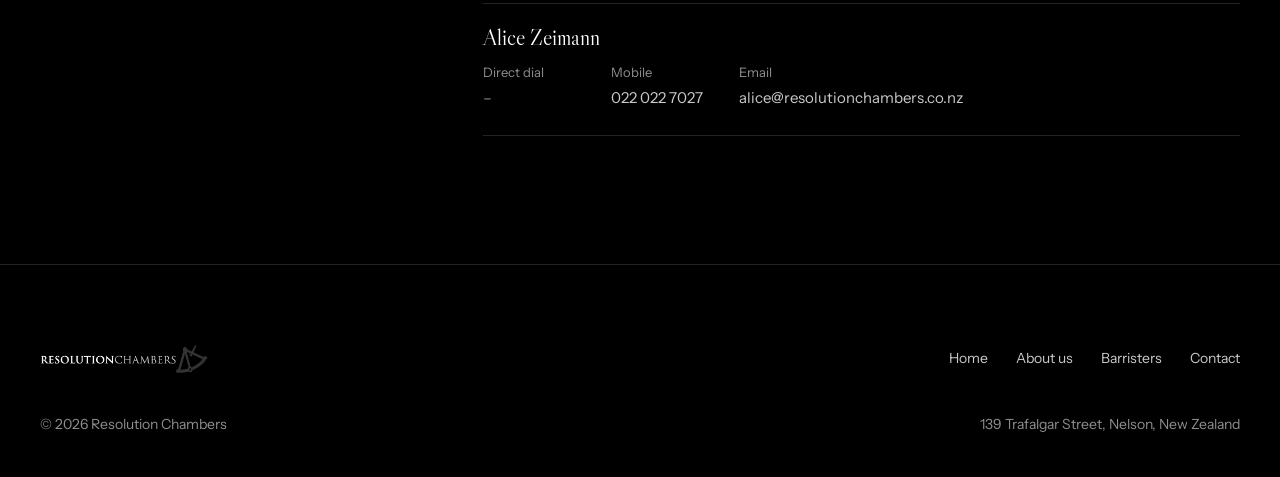
<file: contact/index.html>
<!doctype html>
<html lang="en-NZ">
<head>
<meta charset="utf-8">
<meta name="viewport" content="width=device-width, initial-scale=1">
<title>Contact | Resolution Chambers, Nelson</title>
<meta name="description" content="Contact Resolution Chambers at 139 Trafalgar Street, Nelson. Direct dial, mobile and email for each barrister.">
<link rel="canonical" href="https://www.resolutionchambers.co.nz/contact/">
<meta property="og:type" content="website">
<meta property="og:site_name" content="Resolution Chambers">
<meta property="og:title" content="Contact | Resolution Chambers, Nelson">
<meta property="og:description" content="Contact Resolution Chambers at 139 Trafalgar Street, Nelson. Direct dial, mobile and email for each barrister.">
<meta property="og:url" content="https://www.resolutionchambers.co.nz/contact/">
<meta property="og:image" content="https://www.resolutionchambers.co.nz/assets/img/gavel.jpg">
<meta name="theme-color" content="#000000">
<meta name="google-site-verification" content="DSrnFOzZJb9479gYQ9J6IkPPPJF0Ms5piNQ1LV9JDBE">
<link rel="icon" href="../assets/img/favicon.png" type="image/png">
<link rel="apple-touch-icon" href="../assets/img/apple-touch-icon.png">
<link rel="preconnect" href="https://fonts.googleapis.com">
<link rel="preconnect" href="https://fonts.gstatic.com" crossorigin>
<link rel="stylesheet" href="https://fonts.googleapis.com/css2?family=Instrument+Sans:wght@400;500;600&amp;family=Libre+Caslon+Display&amp;family=Libre+Caslon+Text:ital@0;1&amp;display=swap">
<link rel="stylesheet" href="../assets/css/site.css">
<script>document.documentElement.classList.add('js');setTimeout(function(){document.documentElement.classList.add('is-ready')},2000);</script>
<script src="../assets/js/site.js" defer></script>
</head>
<body>
<a class="skip" href="#main">Skip to content</a>

<header class="site-header" data-header>
  <div class="wrap header-inner">
    <a class="brand" href="../"><img src="../assets/img/logo.png" alt="Resolution Chambers" width="600" height="100"></a>
    <nav class="nav" aria-label="Main">
      <ul>
          <li><a href="../about-us/">About us</a></li>
          <li><a href="../barristers/">Barristers</a></li>
          <li><a href="../contact/" aria-current="page">Contact</a></li>
      </ul>
    </nav>
    <button class="menu-toggle" type="button" aria-expanded="false" aria-controls="menu" data-menu-toggle>
      <span data-menu-label>Menu</span><span class="menu-icon" aria-hidden="true"></span>
    </button>
  </div>
</header>

<div class="menu" id="menu">
  <ul class="menu-links">
    <li><a href="../" style="--i:0">Home</a></li>
    <li><a href="../about-us/" style="--i:1">About us</a></li>
    <li><a href="../barristers/" style="--i:2">Barristers</a></li>
    <li><a href="../contact/" aria-current="page" style="--i:3">Contact</a></li>
  </ul>
  <div class="menu-foot">
    <address>139 Trafalgar Street, Nelson</address>
    <a class="link" href="https://www.google.com/maps/search/?api=1&amp;query=139+Trafalgar+Street+Nelson+New+Zealand" target="_blank" rel="noopener">Get directions</a>
  </div>
</div>

<main id="main">
  <section class="page-head">
    <div class="page-head-media"><img src="../assets/img/scales.jpg" alt="" width="1920" height="1200"></div>
    <div class="wrap">
      <h1>Contact</h1>
      <p class="lede">If you would like to speak to us, please feel free to drop into our office or get in touch.</p>
    </div>
  </section>

  <section class="section" aria-labelledby="visit-title">
    <div class="wrap">
      <div class="split">
        <div class="split-head visit">
          <h2 id="visit-title">Our office</h2>
          <address>Resolution Chambers<br>139 Trafalgar Street<br>Nelson</address>
          <div class="btn-row"><a class="btn btn--primary" href="https://www.google.com/maps/search/?api=1&amp;query=139+Trafalgar+Street+Nelson+New+Zealand" target="_blank" rel="noopener">Get directions</a></div>
        </div>
        <div class="map">
          <iframe title="Map showing Resolution Chambers at 139 Trafalgar Street, Nelson" src="https://maps.google.com/maps?q=139%20Trafalgar%20Street%2C%20Nelson%2C%20New%20Zealand&amp;z=16&amp;output=embed" loading="lazy" referrerpolicy="no-referrer-when-downgrade"></iframe>
        </div>
      </div>
      <div class="split">
        <div class="split-head"><h2>Direct lines</h2></div>
        <div class="directory-wrap">
        <div class="dir-head" aria-hidden="true"><span>Barrister</span><span>Direct dial</span><span>Mobile</span><span>Email</span></div>
        <ul class="directory">
        <li class="dir-row">
          <p class="dir-name"><a href="../cameron-lawes/">Cameron Lawes</a></p>
          <p class="dir-item"><span class="dir-label">Direct dial</span><a href="tel:+6435487777">03 548 7777</a></p>
          <p class="dir-item"><span class="dir-label">Mobile</span><a href="tel:+64277722022">027 772 2022</a></p>
          <p class="dir-item dir-item--email"><span class="dir-label">Email</span><a href="mailto:cameron.lawes@resolutionchambers.co.nz">cameron.lawes@resolutionchambers.co.nz</a></p>
        </li>
        <li class="dir-row">
          <p class="dir-name"><a href="../michael-vesty/">Michael Vesty</a></p>
          <p class="dir-item"><span class="dir-label">Direct dial</span><a href="tel:+6435481200">03 548 1200</a></p>
          <p class="dir-item"><span class="dir-label">Mobile</span><a href="tel:+64212098311">021 209 8311</a></p>
          <p class="dir-item dir-item--email"><span class="dir-label">Email</span><a href="mailto:michael.vesty@resolutionchambers.co.nz">michael.vesty@resolutionchambers.co.nz</a></p>
        </li>
        <li class="dir-row">
          <p class="dir-name"><a href="../josh-friend/">Josh Friend</a></p>
          <p class="dir-item dir-item--empty"><span class="dir-label">Direct dial</span><span>–</span></p>
          <p class="dir-item"><span class="dir-label">Mobile</span><a href="tel:+64220227117">022 022 7117</a></p>
          <p class="dir-item dir-item--email"><span class="dir-label">Email</span><a href="mailto:josh@resolutionchambers.co.nz">josh@resolutionchambers.co.nz</a></p>
        </li>
        <li class="dir-row">
          <p class="dir-name"><a href="../alice-zeimann/">Alice Zeimann</a></p>
          <p class="dir-item dir-item--empty"><span class="dir-label">Direct dial</span><span>–</span></p>
          <p class="dir-item"><span class="dir-label">Mobile</span><a href="tel:+64220227027">022 022 7027</a></p>
          <p class="dir-item dir-item--email"><span class="dir-label">Email</span><a href="mailto:alice@resolutionchambers.co.nz">alice@resolutionchambers.co.nz</a></p>
        </li>
        </ul>
      </div>
      </div>
    </div>
  </section>
</main>

<footer class="site-footer">
  <div class="wrap">
    <div class="footer-top">
      <a class="brand" href="../"><img src="../assets/img/logo.png" alt="Resolution Chambers" width="600" height="100" loading="lazy"></a>
      <nav class="footer-nav" aria-label="Footer">
        <ul>
          <li><a href="../">Home</a></li>
          <li><a href="../about-us/">About us</a></li>
          <li><a href="../barristers/">Barristers</a></li>
          <li><a href="../contact/">Contact</a></li>
        </ul>
      </nav>
    </div>
    <div class="footer-bottom">
      <p>© 2026 Resolution Chambers</p>
      <address>139 Trafalgar Street, Nelson, New Zealand</address>
    </div>
  </div>
</footer>
</body>
</html>
</file>
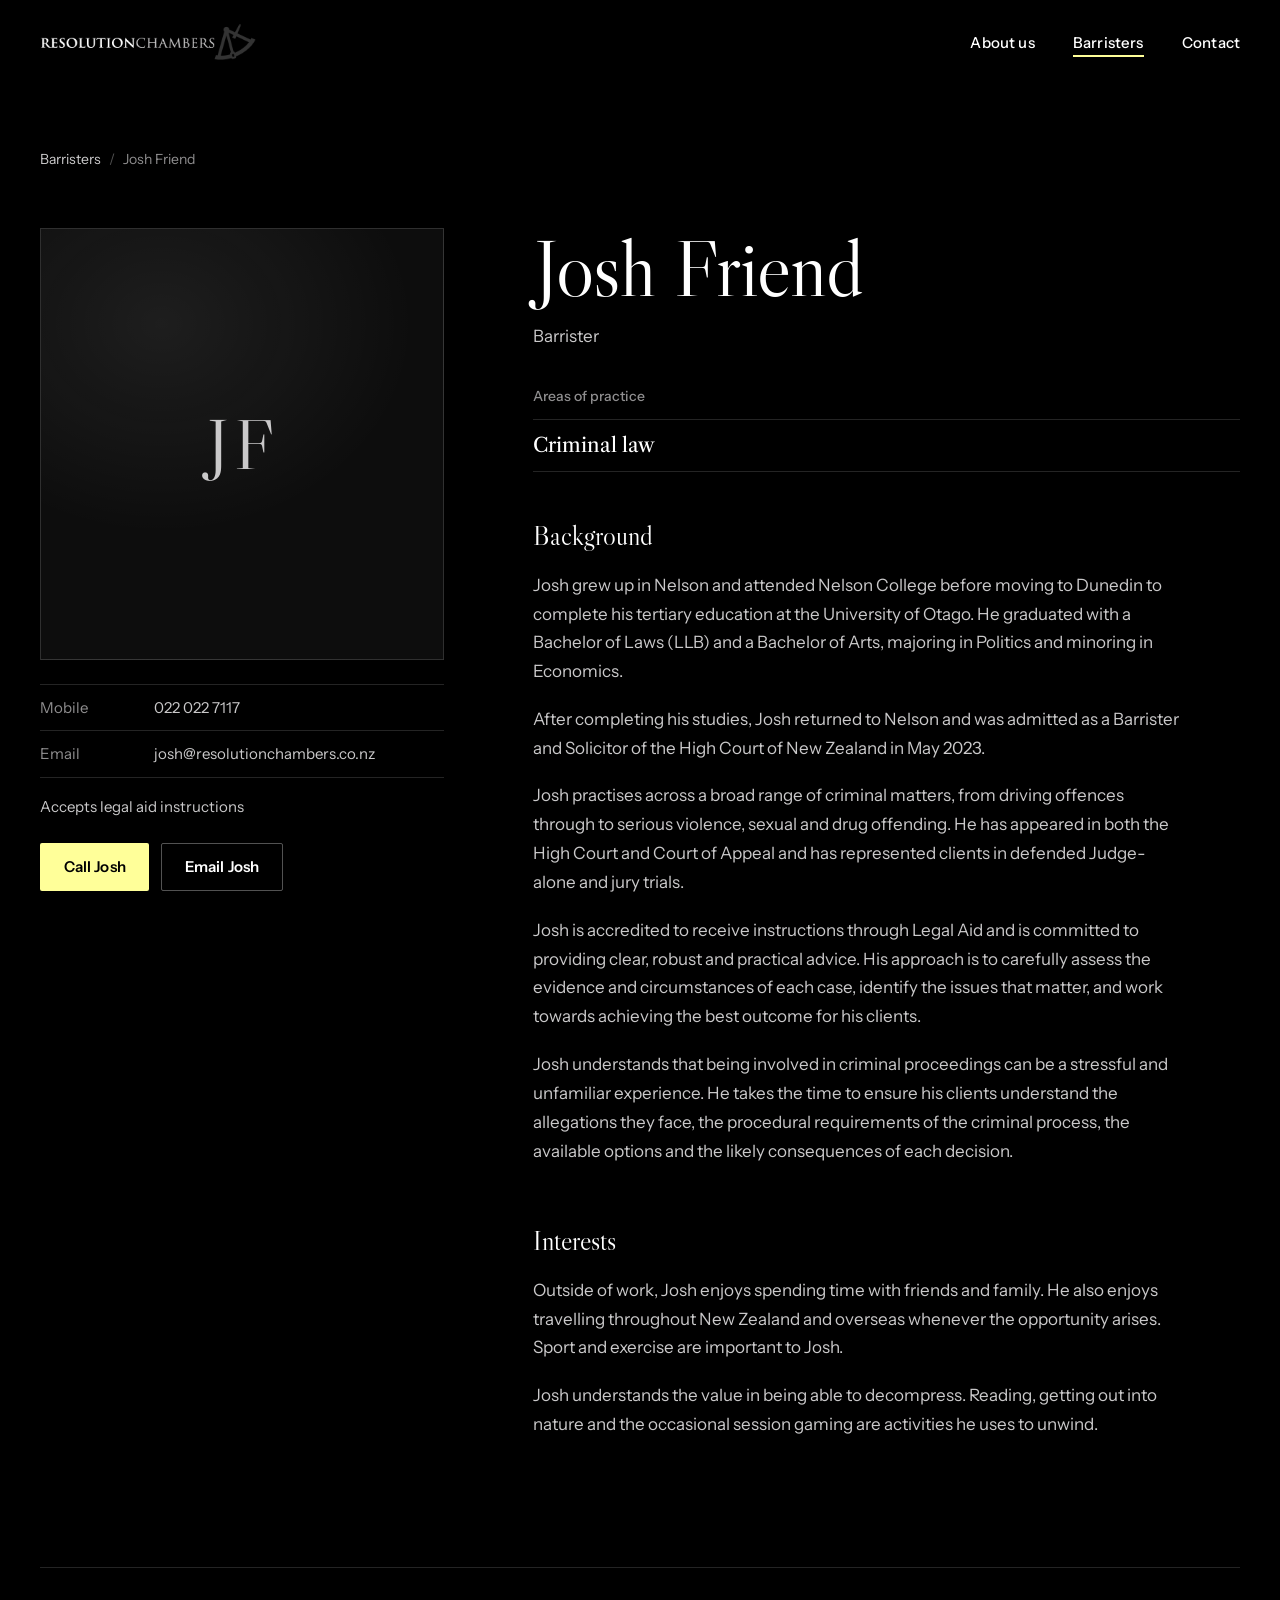
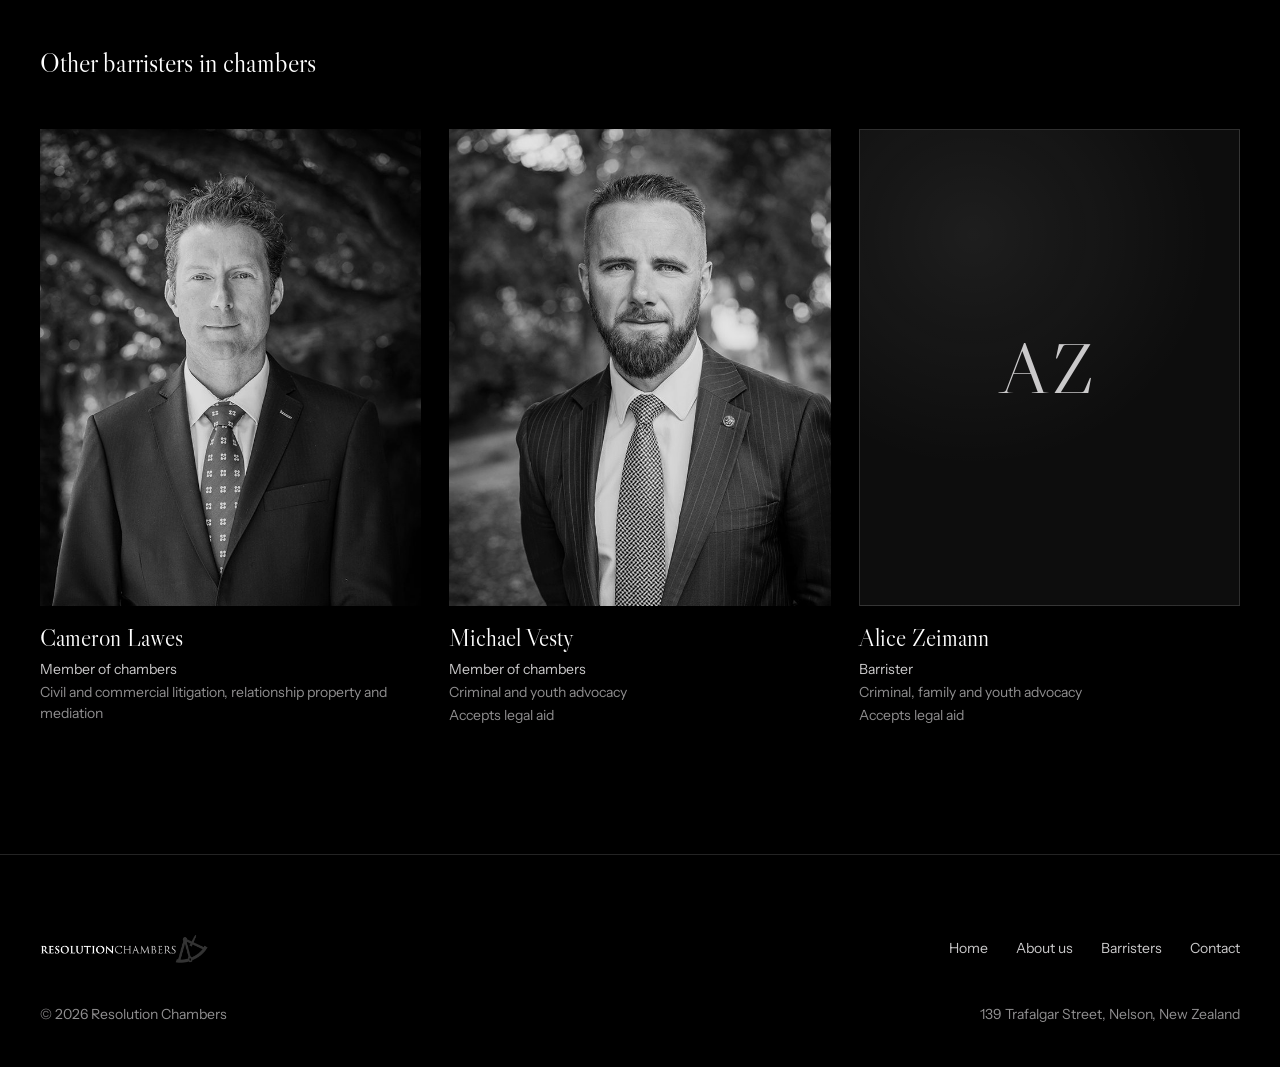
<file: josh-friend/index.html>
<!doctype html>
<html lang="en-NZ">
<head>
<meta charset="utf-8">
<meta name="viewport" content="width=device-width, initial-scale=1">
<title>Josh Friend | Resolution Chambers, Nelson</title>
<meta name="description" content="Josh Friend, barrister at Resolution Chambers, Nelson. Areas of practice: criminal law.">
<link rel="canonical" href="https://www.resolutionchambers.co.nz/josh-friend/">
<meta property="og:type" content="website">
<meta property="og:site_name" content="Resolution Chambers">
<meta property="og:title" content="Josh Friend | Resolution Chambers, Nelson">
<meta property="og:description" content="Josh Friend, barrister at Resolution Chambers, Nelson. Areas of practice: criminal law.">
<meta property="og:url" content="https://www.resolutionchambers.co.nz/josh-friend/">
<meta property="og:image" content="https://www.resolutionchambers.co.nz/assets/img/gavel.jpg">
<meta name="theme-color" content="#000000">
<meta name="google-site-verification" content="DSrnFOzZJb9479gYQ9J6IkPPPJF0Ms5piNQ1LV9JDBE">
<link rel="icon" href="../assets/img/favicon.png" type="image/png">
<link rel="apple-touch-icon" href="../assets/img/apple-touch-icon.png">
<link rel="preconnect" href="https://fonts.googleapis.com">
<link rel="preconnect" href="https://fonts.gstatic.com" crossorigin>
<link rel="stylesheet" href="https://fonts.googleapis.com/css2?family=Instrument+Sans:wght@400;500;600&amp;family=Libre+Caslon+Display&amp;family=Libre+Caslon+Text:ital@0;1&amp;display=swap">
<link rel="stylesheet" href="../assets/css/site.css">
<script>document.documentElement.classList.add('js');setTimeout(function(){document.documentElement.classList.add('is-ready')},2000);</script>
<script src="../assets/js/site.js" defer></script>
<script type="application/ld+json">{"@context": "https://schema.org", "@type": "Person", "name": "Josh Friend", "jobTitle": "Barrister", "url": "https://www.resolutionchambers.co.nz/josh-friend/", "email": "mailto:josh@resolutionchambers.co.nz", "telephone": "+64220227117", "worksFor": {"@type": "LegalService", "name": "Resolution Chambers", "url": "https://www.resolutionchambers.co.nz/"}}</script>
</head>
<body>
<a class="skip" href="#main">Skip to content</a>

<header class="site-header" data-header>
  <div class="wrap header-inner">
    <a class="brand" href="../"><img src="../assets/img/logo.png" alt="Resolution Chambers" width="600" height="100"></a>
    <nav class="nav" aria-label="Main">
      <ul>
          <li><a href="../about-us/">About us</a></li>
          <li><a href="../barristers/" aria-current="true">Barristers</a></li>
          <li><a href="../contact/">Contact</a></li>
      </ul>
    </nav>
    <button class="menu-toggle" type="button" aria-expanded="false" aria-controls="menu" data-menu-toggle>
      <span data-menu-label>Menu</span><span class="menu-icon" aria-hidden="true"></span>
    </button>
  </div>
</header>

<div class="menu" id="menu">
  <ul class="menu-links">
    <li><a href="../" style="--i:0">Home</a></li>
    <li><a href="../about-us/" style="--i:1">About us</a></li>
    <li><a href="../barristers/" aria-current="true" style="--i:2">Barristers</a></li>
    <li><a href="../contact/" style="--i:3">Contact</a></li>
  </ul>
  <div class="menu-foot">
    <address>139 Trafalgar Street, Nelson</address>
    <a class="link" href="https://www.google.com/maps/search/?api=1&amp;query=139+Trafalgar+Street+Nelson+New+Zealand" target="_blank" rel="noopener">Get directions</a>
  </div>
</div>

<main id="main" class="profile">
  <div class="wrap">
    <nav class="crumbs" aria-label="Breadcrumb">
      <ol>
        <li><a href="../barristers/">Barristers</a></li>
        <li aria-current="page">Josh Friend</li>
      </ol>
    </nav>

    <div class="profile-grid">
      <div class="profile-intro">
        <h1>Josh Friend</h1>
        <p class="profile-role">Barrister</p>
        <div class="btn-row only-narrow"><a class="btn btn--primary" href="tel:+64220227117">Call Josh</a><a class="btn btn--ghost" href="mailto:josh@resolutionchambers.co.nz">Email Josh</a></div>
        <div class="practice">
          <h2>Areas of practice</h2>
          <ul>
            <li>Criminal law</li>
          </ul>
        </div>
      </div>

      <aside class="profile-aside" aria-label="Contact Josh">
        <!-- No photograph yet: replace this block with <div class="portrait"><img src="../assets/img/josh-friend.jpg" alt="" width="800" height="1000"></div> -->
        <div class="portrait portrait--mono" aria-hidden="true"><span>JF</span></div>
        <dl class="contact-list">
          <div><dt>Mobile</dt><dd><a href="tel:+64220227117">022 022 7117</a></dd></div>
          <div><dt>Email</dt><dd><a href="mailto:josh@resolutionchambers.co.nz">josh@resolutionchambers.co.nz</a></dd></div>
        </dl>
        <p class="legal-aid">Accepts legal aid instructions</p>
        <div class="btn-row only-wide"><a class="btn btn--primary" href="tel:+64220227117">Call Josh</a><a class="btn btn--ghost" href="mailto:josh@resolutionchambers.co.nz">Email Josh</a></div>
      </aside>

      <div class="profile-body prose">
        <h2>Background</h2>
        <p>Josh grew up in Nelson and attended Nelson College before moving to Dunedin to complete his tertiary education at the University of Otago. He graduated with a Bachelor of Laws (LLB) and a Bachelor of Arts, majoring in Politics and minoring in Economics.</p>
        <p>After completing his studies, Josh returned to Nelson and was admitted as a Barrister and Solicitor of the High Court of New Zealand in May 2023.</p>
        <p>Josh practises across a broad range of criminal matters, from driving offences through to serious violence, sexual and drug offending. He has appeared in both the High Court and Court of Appeal and has represented clients in defended Judge-alone and jury trials.</p>
        <p>Josh is accredited to receive instructions through Legal Aid and is committed to providing clear, robust and practical advice. His approach is to carefully assess the evidence and circumstances of each case, identify the issues that matter, and work towards achieving the best outcome for his clients.</p>
        <p>Josh understands that being involved in criminal proceedings can be a stressful and unfamiliar experience. He takes the time to ensure his clients understand the allegations they face, the procedural requirements of the criminal process, the available options and the likely consequences of each decision.</p>
        <h2>Interests</h2>
        <p>Outside of work, Josh enjoys spending time with friends and family. He also enjoys travelling throughout New Zealand and overseas whenever the opportunity arises. Sport and exercise are important to Josh.</p>
        <p>Josh understands the value in being able to decompress. Reading, getting out into nature and the occasional session gaming are activities he uses to unwind.</p>
      </div>
    </div>

    <section class="others" aria-labelledby="others-title">
      <h2 id="others-title">Other barristers in chambers</h2>
      <ul class="people people--three">
      <li class="person">
        <div class="portrait"><img src="../assets/img/cameron-lawes.jpg" alt="" width="667" height="999" loading="lazy"></div>
        <h3 class="person-name"><a href="../cameron-lawes/">Cameron Lawes</a></h3>
        <p class="person-role">Member of chambers</p>
        <p class="person-meta">Civil and commercial litigation, relationship property and mediation</p>
      </li>
      <li class="person">
        <div class="portrait"><img src="../assets/img/michael-vesty.jpg" alt="" width="664" height="995" loading="lazy"></div>
        <h3 class="person-name"><a href="../michael-vesty/">Michael Vesty</a></h3>
        <p class="person-role">Member of chambers</p>
        <p class="person-meta">Criminal and youth advocacy</p>
        <p class="person-meta">Accepts legal aid</p>
      </li>
      <li class="person">
        <!-- No photograph yet: replace this block with <div class="portrait"><img src="../assets/img/alice-zeimann.jpg" alt="" width="800" height="1000"></div> -->
        <div class="portrait portrait--mono" aria-hidden="true"><span>AZ</span></div>
        <h3 class="person-name"><a href="../alice-zeimann/">Alice Zeimann</a></h3>
        <p class="person-role">Barrister</p>
        <p class="person-meta">Criminal, family and youth advocacy</p>
        <p class="person-meta">Accepts legal aid</p>
      </li>
    </ul>
    </section>
  </div>
</main>

<footer class="site-footer">
  <div class="wrap">
    <div class="footer-top">
      <a class="brand" href="../"><img src="../assets/img/logo.png" alt="Resolution Chambers" width="600" height="100" loading="lazy"></a>
      <nav class="footer-nav" aria-label="Footer">
        <ul>
          <li><a href="../">Home</a></li>
          <li><a href="../about-us/">About us</a></li>
          <li><a href="../barristers/">Barristers</a></li>
          <li><a href="../contact/">Contact</a></li>
        </ul>
      </nav>
    </div>
    <div class="footer-bottom">
      <p>© 2026 Resolution Chambers</p>
      <address>139 Trafalgar Street, Nelson, New Zealand</address>
    </div>
  </div>
</footer>
</body>
</html>
</file>
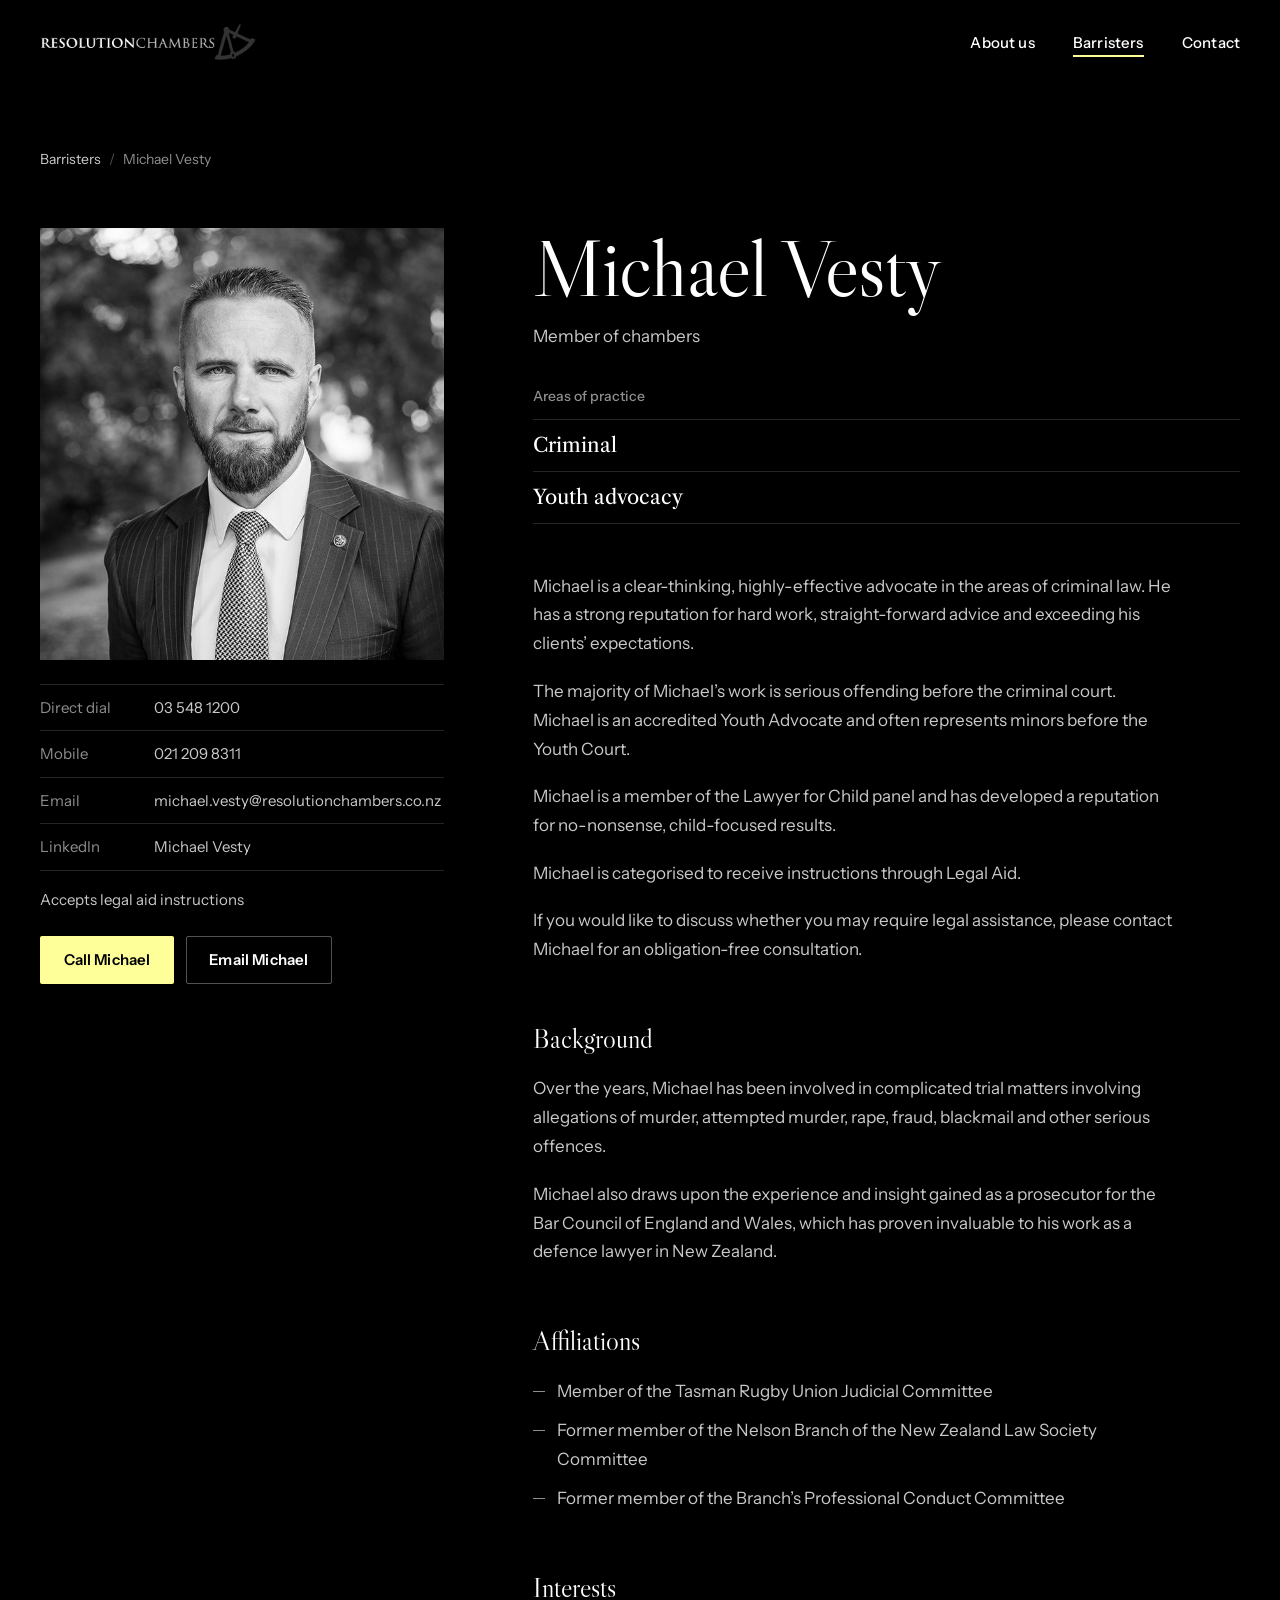
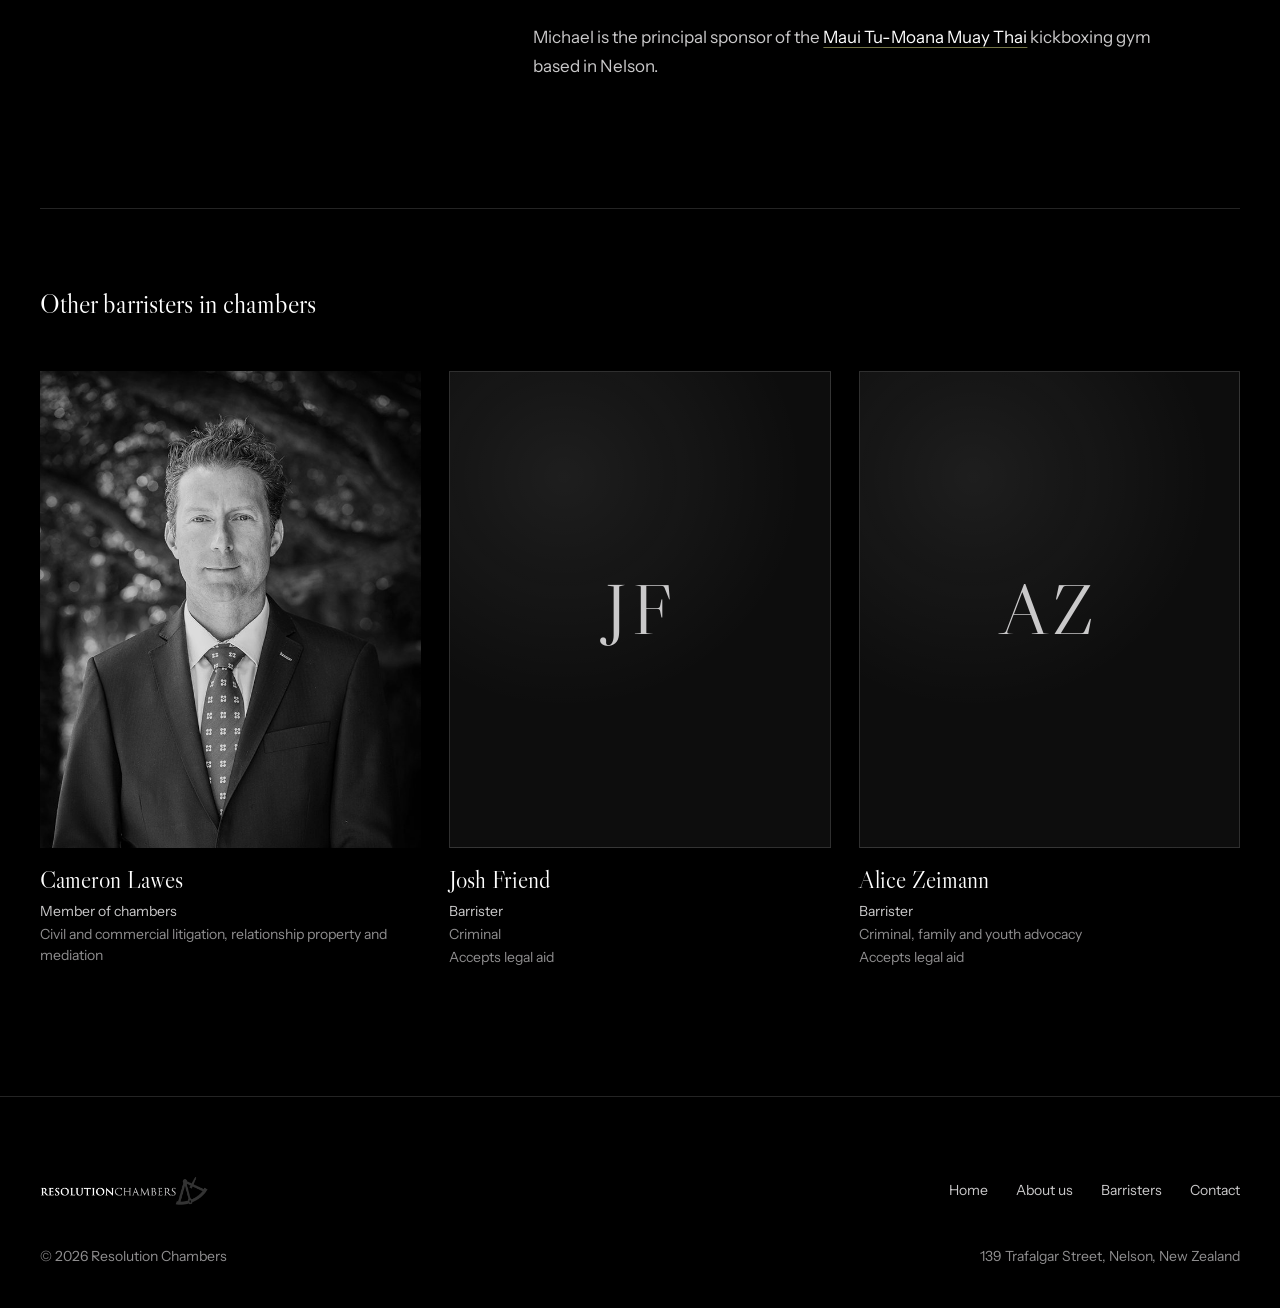
<file: michael-vesty/index.html>
<!doctype html>
<html lang="en-NZ">
<head>
<meta charset="utf-8">
<meta name="viewport" content="width=device-width, initial-scale=1">
<title>Michael Vesty | Resolution Chambers, Nelson</title>
<meta name="description" content="Michael Vesty, barrister at Resolution Chambers, Nelson. Areas of practice: criminal, youth advocacy.">
<link rel="canonical" href="https://www.resolutionchambers.co.nz/michael-vesty/">
<meta property="og:type" content="website">
<meta property="og:site_name" content="Resolution Chambers">
<meta property="og:title" content="Michael Vesty | Resolution Chambers, Nelson">
<meta property="og:description" content="Michael Vesty, barrister at Resolution Chambers, Nelson. Areas of practice: criminal, youth advocacy.">
<meta property="og:url" content="https://www.resolutionchambers.co.nz/michael-vesty/">
<meta property="og:image" content="https://www.resolutionchambers.co.nz/assets/img/gavel.jpg">
<meta name="theme-color" content="#000000">
<meta name="google-site-verification" content="DSrnFOzZJb9479gYQ9J6IkPPPJF0Ms5piNQ1LV9JDBE">
<link rel="icon" href="../assets/img/favicon.png" type="image/png">
<link rel="apple-touch-icon" href="../assets/img/apple-touch-icon.png">
<link rel="preconnect" href="https://fonts.googleapis.com">
<link rel="preconnect" href="https://fonts.gstatic.com" crossorigin>
<link rel="stylesheet" href="https://fonts.googleapis.com/css2?family=Instrument+Sans:wght@400;500;600&amp;family=Libre+Caslon+Display&amp;family=Libre+Caslon+Text:ital@0;1&amp;display=swap">
<link rel="stylesheet" href="../assets/css/site.css">
<script>document.documentElement.classList.add('js');setTimeout(function(){document.documentElement.classList.add('is-ready')},2000);</script>
<script src="../assets/js/site.js" defer></script>
<script type="application/ld+json">{"@context": "https://schema.org", "@type": "Person", "name": "Michael Vesty", "jobTitle": "Barrister", "url": "https://www.resolutionchambers.co.nz/michael-vesty/", "email": "mailto:michael.vesty@resolutionchambers.co.nz", "telephone": "+6435481200", "worksFor": {"@type": "LegalService", "name": "Resolution Chambers", "url": "https://www.resolutionchambers.co.nz/"}, "sameAs": ["https://www.linkedin.com/in/michael-vesty-ab726a78/"]}</script>
</head>
<body>
<a class="skip" href="#main">Skip to content</a>

<header class="site-header" data-header>
  <div class="wrap header-inner">
    <a class="brand" href="../"><img src="../assets/img/logo.png" alt="Resolution Chambers" width="600" height="100"></a>
    <nav class="nav" aria-label="Main">
      <ul>
          <li><a href="../about-us/">About us</a></li>
          <li><a href="../barristers/" aria-current="true">Barristers</a></li>
          <li><a href="../contact/">Contact</a></li>
      </ul>
    </nav>
    <button class="menu-toggle" type="button" aria-expanded="false" aria-controls="menu" data-menu-toggle>
      <span data-menu-label>Menu</span><span class="menu-icon" aria-hidden="true"></span>
    </button>
  </div>
</header>

<div class="menu" id="menu">
  <ul class="menu-links">
    <li><a href="../" style="--i:0">Home</a></li>
    <li><a href="../about-us/" style="--i:1">About us</a></li>
    <li><a href="../barristers/" aria-current="true" style="--i:2">Barristers</a></li>
    <li><a href="../contact/" style="--i:3">Contact</a></li>
  </ul>
  <div class="menu-foot">
    <address>139 Trafalgar Street, Nelson</address>
    <a class="link" href="https://www.google.com/maps/search/?api=1&amp;query=139+Trafalgar+Street+Nelson+New+Zealand" target="_blank" rel="noopener">Get directions</a>
  </div>
</div>

<main id="main" class="profile">
  <div class="wrap">
    <nav class="crumbs" aria-label="Breadcrumb">
      <ol>
        <li><a href="../barristers/">Barristers</a></li>
        <li aria-current="page">Michael Vesty</li>
      </ol>
    </nav>

    <div class="profile-grid">
      <div class="profile-intro">
        <h1>Michael Vesty</h1>
        <p class="profile-role">Member of chambers</p>
        <div class="btn-row only-narrow"><a class="btn btn--primary" href="tel:+6435481200">Call Michael</a><a class="btn btn--ghost" href="mailto:michael.vesty@resolutionchambers.co.nz">Email Michael</a></div>
        <div class="practice">
          <h2>Areas of practice</h2>
          <ul>
            <li>Criminal</li>
            <li>Youth advocacy</li>
          </ul>
        </div>
      </div>

      <aside class="profile-aside" aria-label="Contact Michael">
        <div class="portrait"><img src="../assets/img/michael-vesty-profile.jpg" alt="Portrait of Michael Vesty" width="656" height="679"></div>
        <dl class="contact-list">
          <div><dt>Direct dial</dt><dd><a href="tel:+6435481200">03 548 1200</a></dd></div>
          <div><dt>Mobile</dt><dd><a href="tel:+64212098311">021 209 8311</a></dd></div>
          <div><dt>Email</dt><dd><a href="mailto:michael.vesty@resolutionchambers.co.nz">michael.vesty@resolutionchambers.co.nz</a></dd></div>
          <div><dt>LinkedIn</dt><dd><a href="https://www.linkedin.com/in/michael-vesty-ab726a78/" target="_blank" rel="noopener">Michael Vesty</a></dd></div>
        </dl>
        <p class="legal-aid">Accepts legal aid instructions</p>
        <div class="btn-row only-wide"><a class="btn btn--primary" href="tel:+6435481200">Call Michael</a><a class="btn btn--ghost" href="mailto:michael.vesty@resolutionchambers.co.nz">Email Michael</a></div>
      </aside>

      <div class="profile-body prose">
        <p>Michael is a clear-thinking, highly-effective advocate in the areas of criminal law. He has a strong reputation for hard work, straight-forward advice and exceeding his clients’ expectations.</p>
        <p>The majority of Michael’s work is serious offending before the criminal court. Michael is an accredited Youth Advocate and often represents minors before the Youth Court.</p>
        <p>Michael is a member of the Lawyer for Child panel and has developed a reputation for no-nonsense, child-focused results.</p>
        <p>Michael is categorised to receive instructions through Legal Aid.</p>
        <p>If you would like to discuss whether you may require legal assistance, please contact Michael for an obligation-free consultation.</p>
        <h2>Background</h2>
        <p>Over the years, Michael has been involved in complicated trial matters involving allegations of murder, attempted murder, rape, fraud, blackmail and other serious offences.</p>
        <p>Michael also draws upon the experience and insight gained as a prosecutor for the Bar Council of England and Wales, which has proven invaluable to his work as a defence lawyer in New Zealand.</p>
        <h2>Affiliations</h2>
        <ul>
          <li>Member of the Tasman Rugby Union Judicial Committee</li>
          <li>Former member of the Nelson Branch of the New Zealand Law Society Committee</li>
          <li>Former member of the Branch’s Professional Conduct Committee</li>
        </ul>
        <h2>Interests</h2>
        <p>Michael is the principal sponsor of the <a href="https://www.facebook.com/MauiMuayThai" target="_blank" rel="noopener">Maui Tu-Moana Muay Thai</a> kickboxing gym based in Nelson.</p>
      </div>
    </div>

    <section class="others" aria-labelledby="others-title">
      <h2 id="others-title">Other barristers in chambers</h2>
      <ul class="people people--three">
      <li class="person">
        <div class="portrait"><img src="../assets/img/cameron-lawes.jpg" alt="" width="667" height="999" loading="lazy"></div>
        <h3 class="person-name"><a href="../cameron-lawes/">Cameron Lawes</a></h3>
        <p class="person-role">Member of chambers</p>
        <p class="person-meta">Civil and commercial litigation, relationship property and mediation</p>
      </li>
      <li class="person">
        <!-- No photograph yet: replace this block with <div class="portrait"><img src="../assets/img/josh-friend.jpg" alt="" width="800" height="1000"></div> -->
        <div class="portrait portrait--mono" aria-hidden="true"><span>JF</span></div>
        <h3 class="person-name"><a href="../josh-friend/">Josh Friend</a></h3>
        <p class="person-role">Barrister</p>
        <p class="person-meta">Criminal</p>
        <p class="person-meta">Accepts legal aid</p>
      </li>
      <li class="person">
        <!-- No photograph yet: replace this block with <div class="portrait"><img src="../assets/img/alice-zeimann.jpg" alt="" width="800" height="1000"></div> -->
        <div class="portrait portrait--mono" aria-hidden="true"><span>AZ</span></div>
        <h3 class="person-name"><a href="../alice-zeimann/">Alice Zeimann</a></h3>
        <p class="person-role">Barrister</p>
        <p class="person-meta">Criminal, family and youth advocacy</p>
        <p class="person-meta">Accepts legal aid</p>
      </li>
    </ul>
    </section>
  </div>
</main>

<footer class="site-footer">
  <div class="wrap">
    <div class="footer-top">
      <a class="brand" href="../"><img src="../assets/img/logo.png" alt="Resolution Chambers" width="600" height="100" loading="lazy"></a>
      <nav class="footer-nav" aria-label="Footer">
        <ul>
          <li><a href="../">Home</a></li>
          <li><a href="../about-us/">About us</a></li>
          <li><a href="../barristers/">Barristers</a></li>
          <li><a href="../contact/">Contact</a></li>
        </ul>
      </nav>
    </div>
    <div class="footer-bottom">
      <p>© 2026 Resolution Chambers</p>
      <address>139 Trafalgar Street, Nelson, New Zealand</address>
    </div>
  </div>
</footer>
</body>
</html>
</file>
<file: assets/css/site.css>
/* ==========================================================================
   Resolution Chambers
   Palette carried over from the original site: black, white, logo grey and
   the pale yellow accent. Yellow is reserved for "you are here" and actions.
   ========================================================================== */

:root {
  --black: #000;
  --raised: #141414;
  --white: #fff;
  --stone: #cac9ca;        /* the grey of "CHAMBERS" in the logo */
  --ash: #8f8e8f;
  --lemon: #ffff99;        /* original accent */
  --rule: rgba(255, 255, 255, 0.14);
  --rule-strong: rgba(255, 255, 255, 0.32);

  --display: "Libre Caslon Display", "Libre Caslon Text", Georgia, "Times New Roman", serif;
  --serif: "Libre Caslon Text", Georgia, "Times New Roman", serif;
  --sans: "Instrument Sans", system-ui, -apple-system, "Segoe UI", Roboto, sans-serif;

  --h1: clamp(2.875rem, 1.5rem + 5.4vw, 6.25rem);
  --h2: clamp(2.125rem, 1.55rem + 2.3vw, 3.5rem);
  --h3: clamp(1.375rem, 1.2rem + 0.6vw, 1.75rem);
  --lede: clamp(1.25rem, 1.1rem + 0.7vw, 1.625rem);

  --wrap: 1240px;
  --gutter: clamp(16px, 4vw, 40px);
  --section: clamp(72px, 10vw, 144px);
  --header-h: 72px;

  --ease-out: cubic-bezier(0.22, 1, 0.36, 1);
  --ease-in: cubic-bezier(0.55, 0, 1, 0.45);
}

@media (min-width: 768px) {
  :root { --header-h: 84px; }
}

/* Base ------------------------------------------------------------------- */

*, *::before, *::after { box-sizing: border-box; }

html {
  -webkit-text-size-adjust: 100%;
  text-size-adjust: 100%;
  background: var(--black);
}

body {
  margin: 0;
  background: var(--black);
  color: var(--stone);
  font: 400 1.0625rem/1.7 var(--sans);
  -webkit-font-smoothing: antialiased;
  -moz-osx-font-smoothing: grayscale;
  overflow-x: clip;
}

img { display: block; max-width: 100%; height: auto; }
a { color: inherit; }
p, figure, blockquote, address { margin: 0; }
address { font-style: normal; }

h1, h2, h3 {
  margin: 0;
  color: var(--white);
  font-family: var(--display);
  font-weight: 400;
  text-wrap: balance;
}

::selection { background: var(--lemon); color: var(--black); }

:focus-visible {
  outline: 2px solid var(--lemon);
  outline-offset: 4px;
  border-radius: 1px;
}

.sr-only {
  position: absolute !important;
  width: 1px; height: 1px;
  padding: 0; margin: -1px;
  overflow: hidden; clip: rect(0 0 0 0);
  white-space: nowrap; border: 0;
}

.skip {
  position: fixed;
  top: 12px; left: 12px;
  z-index: 100;
  padding: 10px 16px;
  background: var(--lemon);
  color: var(--black);
  font-weight: 600;
  text-decoration: none;
  transform: translateY(-160%);
  transition: transform 0.2s var(--ease-out);
}
.skip:focus-visible { transform: none; }

.wrap {
  width: 100%;
  max-width: calc(var(--wrap) + var(--gutter) * 2);
  margin-inline: auto;
  padding-inline: var(--gutter);
}

/* Page-to-page cross-fade (browsers without support just navigate) */
@view-transition { navigation: auto; }
::view-transition-old(root) { animation: vt-out 0.18s var(--ease-in) both; }
::view-transition-new(root) { animation: vt-in 0.36s var(--ease-out) both; }
@keyframes vt-out { to { opacity: 0; } }
@keyframes vt-in { from { opacity: 0; } }

/* Links & buttons ---------------------------------------------------------- */

.link,
.prose a {
  color: var(--white);
  text-decoration: underline;
  text-decoration-thickness: 1px;
  text-underline-offset: 0.24em;
  text-decoration-color: rgba(255, 255, 153, 0.45);
  transition: text-decoration-color 0.2s ease;
}

@media (hover: hover) {
  .link:hover,
  .prose a:hover { text-decoration-color: var(--lemon); }
}

.btn {
  display: inline-flex;
  align-items: center;
  justify-content: center;
  min-height: 48px;
  max-width: 100%;
  padding: 0.8em 1.5em;
  border: 1px solid transparent;
  border-radius: 2px;
  font: 600 0.9375rem/1.2 var(--sans);
  letter-spacing: 0.01em;
  text-decoration: none;
  white-space: nowrap;
  cursor: pointer;
  transition: transform 0.16s var(--ease-out), background-color 0.2s ease, border-color 0.2s ease;
}

.btn:active { transform: translateY(1px) scale(0.985); }

.btn--primary { background: var(--lemon); color: var(--black); }
.btn--ghost { border-color: var(--rule-strong); color: var(--white); }

@media (hover: hover) {
  .btn--primary:hover { background: var(--white); }
  .btn--ghost:hover { border-color: var(--white); background: rgba(255, 255, 255, 0.06); }
}

.btn-row {
  display: flex;
  flex-wrap: wrap;
  gap: 12px;
}

/* Header ------------------------------------------------------------------ */

.site-header {
  position: fixed;
  inset: 0 0 auto;
  z-index: 50;
  view-transition-name: site-header;
}

.site-header::before {
  content: "";
  position: absolute;
  inset: 0;
  z-index: -1;
  background: rgba(0, 0, 0, 0.8);
  -webkit-backdrop-filter: saturate(1.1) blur(14px);
  backdrop-filter: saturate(1.1) blur(14px);
  border-bottom: 1px solid var(--rule);
  opacity: 0;
  transition: opacity 0.35s var(--ease-out);
}

.site-header.is-scrolled::before { opacity: 1; }
.menu-open .site-header::before { opacity: 0; }

.header-inner {
  display: flex;
  align-items: center;
  justify-content: space-between;
  gap: 24px;
  height: var(--header-h);
}

.brand {
  display: inline-flex;
  align-items: center;
  min-height: 44px;
  flex-shrink: 1;
  min-width: 0;
}

.brand img {
  height: 28px;
  width: auto;
}

@media (min-width: 768px) {
  .brand img { height: 36px; }
}

.nav { display: none; }

.nav ul {
  display: flex;
  gap: clamp(24px, 3vw, 44px);
  margin: 0;
  padding: 0;
  list-style: none;
}

.nav a {
  position: relative;
  display: inline-flex;
  align-items: center;
  min-height: 44px;
  color: var(--white);
  font: 500 0.9375rem/1 var(--sans);
  letter-spacing: 0.01em;
  text-decoration: none;
}

/* The original site marked the current page with a yellow underline; kept. */
.nav a::after {
  content: "";
  position: absolute;
  left: 0; right: 0; bottom: 7px;
  height: 2px;
  background: var(--lemon);
  transform: scaleX(0);
  transform-origin: left center;
  transition: transform 0.35s var(--ease-out);
}

.nav a[aria-current]::after { transform: scaleX(1); }

@media (hover: hover) {
  .nav a:hover::after { transform: scaleX(1); }
}

.nav a:active { opacity: 0.7; }

.menu-toggle {
  display: inline-flex;
  align-items: center;
  gap: 12px;
  min-height: 44px;
  margin-right: -4px;
  padding: 0 4px;
  border: 0;
  background: none;
  color: var(--white);
  font: 500 0.9375rem/1 var(--sans);
  cursor: pointer;
}

.menu-icon {
  position: relative;
  width: 22px;
  height: 10px;
}

.menu-icon::before,
.menu-icon::after {
  content: "";
  position: absolute;
  left: 0;
  width: 100%;
  height: 1.5px;
  background: currentColor;
  transition: transform 0.35s var(--ease-out);
}

.menu-icon::before { top: 0; }
.menu-icon::after { bottom: 0; }

.menu-toggle[aria-expanded="true"] .menu-icon::before { transform: translateY(4.25px) rotate(45deg); }
.menu-toggle[aria-expanded="true"] .menu-icon::after { transform: translateY(-4.25px) rotate(-45deg); }

@media (min-width: 768px) {
  .nav { display: block; }
  .menu-toggle { display: none; }
}

/* Mobile menu ------------------------------------------------------------- */

.menu {
  position: fixed;
  inset: 0;
  z-index: 40;
  display: flex;
  flex-direction: column;
  justify-content: space-between;
  gap: 32px;
  padding: calc(var(--header-h) + 24px) var(--gutter) 32px;
  background: var(--black);
  overflow-y: auto;
  opacity: 0;
  visibility: hidden;
  transition: opacity 0.2s var(--ease-in), visibility 0s linear 0.2s;
}

.menu.is-open {
  opacity: 1;
  visibility: visible;
  transition: opacity 0.3s var(--ease-out), visibility 0s;
}

.menu-links {
  margin: 0;
  padding: 0;
  list-style: none;
}

.menu-links a {
  display: inline-block;
  padding: 6px 0;
  color: var(--white);
  font: 400 clamp(2.25rem, 9vw, 3rem)/1.15 var(--display);
  text-decoration: none;
  opacity: 0;
  transform: translateY(14px);
  transition: opacity 0.2s var(--ease-in), transform 0.2s var(--ease-in);
}

.menu-links a[aria-current] {
  text-decoration: underline;
  text-decoration-color: var(--lemon);
  text-decoration-thickness: 2px;
  text-underline-offset: 0.2em;
}

.menu.is-open .menu-links a {
  opacity: 1;
  transform: none;
  transition: opacity 0.5s var(--ease-out), transform 0.5s var(--ease-out);
  transition-delay: calc(var(--i, 0) * 45ms + 60ms);
}

.menu-foot {
  display: grid;
  gap: 16px;
  padding-top: 24px;
  border-top: 1px solid var(--rule);
  font-size: 0.9375rem;
}

@media (min-width: 768px) {
  .menu { display: none; }
}

/* Hero -------------------------------------------------------------------- */

.hero {
  position: relative;
  isolation: isolate;
  display: flex;
  align-items: flex-end;
  min-height: max(620px, min(100svh, 1000px));
  overflow: hidden;
}

.hero-media {
  position: absolute;
  inset: 0;
  z-index: -1;
}

.hero-media img {
  width: 100%;
  height: 100%;
  object-fit: cover;
  object-position: 72% 30%;
}

.hero-media::after {
  content: "";
  position: absolute;
  inset: 0;
  background:
    linear-gradient(180deg, rgba(0, 0, 0, 0.55) 0%, rgba(0, 0, 0, 0) 20%, rgba(0, 0, 0, 0.35) 55%, #000 100%),
    linear-gradient(90deg, rgba(0, 0, 0, 0.7) 0%, rgba(0, 0, 0, 0.25) 60%, rgba(0, 0, 0, 0) 100%);
}

@media (min-width: 900px) {
  .hero-media::after {
    background:
      linear-gradient(180deg, rgba(0, 0, 0, 0.5) 0%, rgba(0, 0, 0, 0) 18%, rgba(0, 0, 0, 0) 60%, #000 100%),
      linear-gradient(90deg, rgba(0, 0, 0, 0.9) 0%, rgba(0, 0, 0, 0.62) 38%, rgba(0, 0, 0, 0.1) 72%, rgba(0, 0, 0, 0) 100%);
  }
}

.hero-inner {
  padding-top: calc(var(--header-h) + 48px);
}

.hero-title {
  font-size: var(--h1);
  line-height: 1;
  letter-spacing: -0.012em;
  text-wrap: initial;
}

.hero-title .line {
  display: block;
  overflow: hidden;
  padding-bottom: 0.1em;
  margin-bottom: -0.1em;
}

.hero-title .line > span { display: block; }

/* The chambers' motto sits under the name, smaller and quieter */
.hero-byline {
  max-width: 30em;
  margin-top: 24px;
  color: var(--stone);
  font: italic 400 var(--lede)/1.45 var(--serif);
}

.hero-sub {
  max-width: 40ch;
  margin-top: 28px;
  font-size: clamp(1.0625rem, 1rem + 0.3vw, 1.25rem);
  line-height: 1.6;
}

.hero-byline + .hero-sub { margin-top: 16px; }

.hero-actions { margin-top: 32px; }

.hero-foot {
  display: flex;
  flex-wrap: wrap;
  justify-content: space-between;
  gap: 8px 24px;
  margin-top: clamp(56px, 9vh, 104px);
  padding: 20px 0 28px;
  border-top: 1px solid var(--rule);
  font-size: 0.9375rem;
}

.hero-foot address { color: var(--white); }

/* Hero entrance: the one orchestrated moment on the site */
.js .hero-title .line > span { transform: translateY(105%); }
.js .hero-fade { opacity: 0; transform: translateY(10px); }
.js .hero-media img { transform: scale(1.06); }

.js.is-ready .hero-title .line > span {
  transform: none;
  transition: transform 1.1s var(--ease-out);
  transition-delay: calc(var(--i, 0) * 90ms + 80ms);
}

.js.is-ready .hero-fade {
  opacity: 1;
  transform: none;
  transition: opacity 0.9s var(--ease-out) 0.55s, transform 0.9s var(--ease-out) 0.55s;
}

.js.is-ready .hero-media img {
  transform: none;
  transition: transform 2.6s var(--ease-out);
}

/* Inner page head --------------------------------------------------------- */

.page-head {
  position: relative;
  isolation: isolate;
  display: flex;
  align-items: flex-end;
  min-height: clamp(400px, 60vh, 620px);
  padding: calc(var(--header-h) + 48px) 0 clamp(48px, 6vw, 80px);
  overflow: hidden;
}

.page-head-media {
  position: absolute;
  inset: 0;
  z-index: -1;
}

.page-head-media img {
  width: 100%;
  height: 100%;
  object-fit: cover;
  object-position: 0% 40%;
  transform: scaleX(-1);   /* puts the scales on the right, away from the text */
}

.page-head-media::after {
  content: "";
  position: absolute;
  inset: 0;
  background: linear-gradient(180deg, rgba(0, 0, 0, 0.35) 0%, rgba(0, 0, 0, 0) 40%, #000 100%);
}

.page-head h1 {
  font-size: var(--h1);
  line-height: 1;
  letter-spacing: -0.012em;
}

.page-head .lede { margin-top: 24px; max-width: 30em; }

/* Sections & editorial grid ---------------------------------------------- */

.section { padding-block: var(--section); }
.section + .section { padding-top: 0; }
.page-head + .section { padding-top: clamp(40px, 6vw, 88px); }

[id] { scroll-margin-top: calc(var(--header-h) + 16px); }

@media (prefers-reduced-motion: no-preference) {
  html { scroll-behavior: smooth; }
}

.split {
  display: grid;
  gap: 28px 64px;
}

.split + .split { margin-top: clamp(72px, 9vw, 128px); }

@media (min-width: 960px) {
  .split { grid-template-columns: minmax(0, 4fr) minmax(0, 8fr); }
}

.split-head h2 {
  font-size: var(--h2);
  line-height: 1.05;
  letter-spacing: -0.01em;
}

.split-head .note {
  margin-top: 16px;
  max-width: 30ch;
  color: var(--ash);
  font-size: 0.9375rem;
}

.lede {
  color: var(--white);
  font-family: var(--serif);
  font-size: var(--lede);
  line-height: 1.5;
  max-width: 32em;
}

.prose { max-width: 38em; }
.prose p + p,
.prose p + ul,
.prose ul + p { margin-top: 1.1em; }
.lede + .prose { margin-top: 28px; }
.prose + .btn-row,
.lede + .btn-row { margin-top: 36px; }

.prose h2 {
  margin: 2.2em 0 0.7em;
  font-size: var(--h3);
  line-height: 1.2;
}

.prose > h2:first-child { margin-top: 0; }

.prose ul {
  margin: 0;
  padding: 0;
  list-style: none;
}

.prose li {
  position: relative;
  padding-left: 1.4em;
}

.prose li + li { margin-top: 0.6em; }

.prose li::before {
  content: "";
  position: absolute;
  left: 0;
  top: 0.85em;
  width: 0.7em;
  height: 1px;
  background: var(--ash);
}

/* Practice areas ----------------------------------------------------------- */

.areas {
  margin: 0;
  padding: 0;
  list-style: none;
  border-top: 1px solid var(--rule);
}

.areas li {
  display: grid;
  gap: 6px 32px;
  padding: 22px 0 24px;
  border-bottom: 1px solid var(--rule);
}

@media (min-width: 640px) {
  .areas li {
    grid-template-columns: minmax(0, 1fr) minmax(0, 1fr);
    align-items: baseline;
  }
}

.area-name {
  color: var(--white);
  font: 400 var(--h3)/1.2 var(--display);
}

.area-who {
  color: var(--ash);
  font-size: 0.9375rem;
  line-height: 1.6;
}

.area-who a {
  color: var(--stone);
  text-decoration: none;
  background-image: linear-gradient(var(--lemon), var(--lemon));
  background-size: 0% 1px;
  background-position: 0 100%;
  background-repeat: no-repeat;
  transition: background-size 0.3s var(--ease-out);
}

@media (hover: hover) {
  .area-who a:hover { color: var(--white); background-size: 100% 1px; }
}

/* Barristers --------------------------------------------------------------- */

.people {
  display: grid;
  grid-template-columns: repeat(2, minmax(0, 1fr));
  gap: 44px 16px;
  margin: 0;
  padding: 0;
  list-style: none;
}

@media (min-width: 900px) {
  .people { gap: 56px 28px; }
  .people--four { grid-template-columns: repeat(4, minmax(0, 1fr)); }
  .people--three { grid-template-columns: repeat(3, minmax(0, 1fr)); }
}

.split + .people { margin-top: clamp(40px, 5vw, 64px); }

.person { position: relative; }

.portrait {
  position: relative;
  aspect-ratio: 4 / 5;
  overflow: hidden;
  background: var(--raised);
}

.portrait img {
  width: 100%;
  height: 100%;
  object-fit: cover;
  object-position: 50% 14%;
  filter: brightness(0.9);
  transition: filter 0.5s var(--ease-out);
}

/* Stand-in for barristers without a photograph yet */
.portrait--mono {
  display: grid;
  place-items: center;
  border: 1px solid var(--rule);
  background:
    radial-gradient(90% 70% at 30% 22%, rgba(255, 255, 255, 0.07) 0%, rgba(255, 255, 255, 0) 70%),
    #0d0d0d;
}

.portrait--mono span {
  color: var(--stone);
  font: 400 clamp(2.5rem, 7vw, 4.5rem)/1 var(--display);
  letter-spacing: 0.06em;
}

.person-name {
  margin-top: 18px;
  font-size: clamp(1.25rem, 1.1rem + 0.5vw, 1.625rem);
  line-height: 1.2;
}

.person-name a {
  color: var(--white);
  text-decoration: none;
  text-decoration-thickness: 1px;
  text-underline-offset: 0.2em;
  text-decoration-color: var(--lemon);
}

.person-name a::after {
  content: "";
  position: absolute;
  inset: 0;
}

.person-role {
  margin-top: 6px;
  color: var(--stone);
  font-size: 0.875rem;
  line-height: 1.5;
}

.person-meta {
  margin-top: 2px;
  color: var(--ash);
  font-size: 0.875rem;
  line-height: 1.5;
}

@media (hover: hover) {
  .person:hover .portrait img { filter: brightness(1); }
  .person:hover .person-name a { text-decoration-line: underline; }
}

.person:has(a:focus-visible) .portrait { outline: 2px solid var(--lemon); outline-offset: 4px; }
.person-name a:focus-visible { outline: none; }

/* The ship ----------------------------------------------------------------- */

.ship-media {
  position: relative;
  height: clamp(240px, 38vw, 580px);
}

.ship-media img {
  width: 100%;
  height: 100%;
  object-fit: cover;
  object-position: 40% 70%;
  filter: brightness(0.8) contrast(1.06);
}

.ship-media::after {
  content: "";
  position: absolute;
  inset: 0;
  background: linear-gradient(180deg, #000 0%, rgba(0, 0, 0, 0.55) 12%, rgba(0, 0, 0, 0) 38%, rgba(0, 0, 0, 0) 84%, #000 100%);
}

.caption {
  margin-top: 16px;
  max-width: 34ch;
  color: var(--ash);
  font-size: 0.8125rem;
  line-height: 1.55;
}

.ship-body { padding-top: clamp(32px, 4vw, 56px); }

/* Directory of direct lines ---------------------------------------------- */

.directory-wrap { container-type: inline-size; }

.directory {
  margin: 0;
  padding: 0;
  list-style: none;
  border-top: 1px solid var(--rule);
}

.dir-head { display: none; }

.dir-row {
  display: grid;
  grid-template-columns: repeat(2, minmax(0, 1fr));
  gap: 12px 16px;
  padding: 20px 0 22px;
  border-bottom: 1px solid var(--rule);
}

.dir-name {
  grid-column: 1 / -1;
  color: var(--white);
  font: 400 1.375rem/1.25 var(--display);
}

.dir-name a { text-decoration: none; }

@media (hover: hover) {
  .dir-name a:hover {
    text-decoration: underline;
    text-decoration-color: var(--lemon);
    text-decoration-thickness: 1px;
    text-underline-offset: 0.2em;
  }
}

.dir-item {
  display: grid;
  min-width: 0;
  font-size: 0.9375rem;
  line-height: 1.5;
}

.dir-item--email { grid-column: 1 / -1; }
.dir-item--empty { display: none; }

.dir-label {
  color: var(--ash);
  font-size: 0.8125rem;
}

.dir-item a {
  justify-self: start;
  padding-block: 4px;
  color: var(--stone);
  text-decoration: none;
  overflow-wrap: anywhere;
}

@media (hover: hover) {
  .dir-item a:hover {
    color: var(--white);
    text-decoration: underline;
    text-decoration-color: var(--lemon);
    text-underline-offset: 0.22em;
  }
}

@container (min-width: 540px) {
  .dir-row { grid-template-columns: 7rem 7rem minmax(0, 1fr); }
  .dir-item--email { grid-column: auto; }
  .dir-item--empty { display: grid; color: var(--ash); }
}

@container (min-width: 760px) {
  .dir-head,
  .dir-row {
    display: grid;
    grid-template-columns: minmax(0, 1fr) 7rem 7rem 19.5rem;
    gap: 24px;
    align-items: center;
  }

  .dir-head {
    padding: 0 0 12px;
    color: var(--ash);
    font-size: 0.8125rem;
  }

  .directory { border-top: 0; }
  .dir-head { border-bottom: 1px solid var(--rule); }
  .dir-row { padding: 16px 0; }
  .dir-name { grid-column: auto; font-size: 1.25rem; }
  .dir-item--email { grid-column: auto; }
  .dir-item--empty { display: grid; color: var(--ash); }
  .dir-label { position: absolute; width: 1px; height: 1px; overflow: hidden; clip: rect(0 0 0 0); white-space: nowrap; }
}

.visit {
  display: grid;
  gap: 20px;
  align-content: start;
}

.visit address {
  color: var(--white);
  font: 400 var(--lede)/1.4 var(--serif);
}

/* Contact page map --------------------------------------------------------- */

.map {
  position: relative;
  aspect-ratio: 4 / 3;
  overflow: hidden;
  border: 1px solid var(--rule);
  background: var(--raised);
}

@media (min-width: 960px) {
  .map { aspect-ratio: 16 / 10; }
}

.map iframe {
  position: absolute;
  inset: 0;
  width: 100%;
  height: 100%;
  border: 0;
  filter: grayscale(1) invert(0.9) contrast(0.9) brightness(0.95);
}

/* Profile ------------------------------------------------------------------ */

.profile {
  padding-top: calc(var(--header-h) + clamp(28px, 5vw, 64px));
  padding-bottom: var(--section);
}

.crumbs {
  margin-bottom: clamp(28px, 5vw, 56px);
  color: var(--ash);
  font-size: 0.875rem;
}

.crumbs ol {
  display: flex;
  flex-wrap: wrap;
  gap: 8px;
  margin: 0;
  padding: 0;
  list-style: none;
}

.crumbs li + li::before {
  content: "/";
  margin-right: 8px;
  color: var(--rule-strong);
}

.crumbs a {
  color: var(--stone);
  text-decoration: none;
}

@media (hover: hover) {
  .crumbs a:hover { color: var(--white); text-decoration: underline; text-decoration-color: var(--lemon); text-underline-offset: 0.22em; }
}

.profile-grid {
  display: grid;
  gap: 40px;
  grid-template-areas: "intro" "aside" "body";
}

.profile-intro { grid-area: intro; }
.profile-aside { grid-area: aside; }
.profile-body { grid-area: body; }

@media (min-width: 960px) {
  .profile-grid {
    grid-template-columns: minmax(0, 4fr) minmax(0, 7fr);
    grid-template-areas:
      "aside intro"
      "aside body";
    grid-template-rows: auto 1fr;
    column-gap: clamp(56px, 7vw, 112px);
    row-gap: 48px;
  }

  .profile-aside {
    position: sticky;
    top: calc(var(--header-h) + 28px);
    align-self: start;
  }
}

.profile-intro h1 {
  font-size: clamp(2.75rem, 1.5rem + 4.4vw, 5.25rem);
  line-height: 1;
  letter-spacing: -0.012em;
}

.profile-role {
  margin-top: 14px;
  color: var(--stone);
  font-size: 1.0625rem;
}

.profile-intro .btn-row { margin-top: 28px; }

.practice {
  margin-top: 36px;
}

.practice h2 {
  margin-bottom: 12px;
  color: var(--ash);
  font: 500 0.875rem/1.4 var(--sans);
}

.practice ul {
  margin: 0;
  padding: 0;
  list-style: none;
  border-top: 1px solid var(--rule);
}

.practice li {
  padding: 12px 0;
  border-bottom: 1px solid var(--rule);
  color: var(--white);
  font: 400 1.25rem/1.35 var(--serif);
}

.profile-aside .portrait { aspect-ratio: 1 / 1.07; max-width: 320px; }

@media (min-width: 960px) {
  .profile-aside .portrait { max-width: none; }
}
.profile-aside .portrait img { object-position: 50% 20%; filter: none; }

.contact-list {
  margin: 24px 0 0;
  border-top: 1px solid var(--rule);
}

.contact-list div {
  display: flex;
  flex-wrap: wrap;
  gap: 2px 16px;
  padding: 10px 0;
  border-bottom: 1px solid var(--rule);
  font-size: 0.9375rem;
}

.contact-list dt {
  flex: 0 0 6.5em;
  color: var(--ash);
}

.contact-list dd {
  flex: 1 1 max-content;
  margin: 0;
  min-width: 0;
  overflow-wrap: anywhere;
}

.contact-list a {
  color: var(--stone);
  text-decoration: none;
}

@media (hover: hover) {
  .contact-list a:hover { color: var(--white); text-decoration: underline; text-decoration-color: var(--lemon); text-underline-offset: 0.22em; }
}

.legal-aid {
  margin-top: 16px;
  color: var(--stone);
  font-size: 0.9375rem;
}

.profile-aside .btn-row { margin-top: 24px; }

/* Quick-contact buttons: top of the page on phones, beside the photo on desktop */
.only-wide { display: none; }

@media (min-width: 960px) {
  .only-narrow { display: none; }
  .only-wide { display: flex; }
}

.others {
  margin-top: var(--section);
  padding-top: clamp(48px, 6vw, 72px);
  border-top: 1px solid var(--rule);
}

.others h2 {
  margin-bottom: clamp(28px, 4vw, 44px);
  font-size: var(--h3);
}

/* Footer ------------------------------------------------------------------- */

.site-footer {
  padding: clamp(48px, 6vw, 72px) 0 40px;
  border-top: 1px solid var(--rule);
  font-size: 0.875rem;
}

.footer-top {
  display: flex;
  flex-wrap: wrap;
  align-items: center;
  justify-content: space-between;
  gap: 24px 40px;
}

.footer-top .brand img { height: 28px; }

.footer-nav ul {
  display: flex;
  flex-wrap: wrap;
  gap: 4px 28px;
  margin: 0;
  padding: 0;
  list-style: none;
}

.footer-nav a {
  display: inline-flex;
  align-items: center;
  min-height: 44px;
  color: var(--stone);
  text-decoration: none;
}

@media (hover: hover) {
  .footer-nav a:hover { color: var(--white); }
}

.footer-bottom {
  display: flex;
  flex-wrap: wrap;
  justify-content: space-between;
  gap: 8px 24px;
  margin-top: 32px;
  color: var(--ash);
}

/* Reduced motion ----------------------------------------------------------- */

@media (prefers-reduced-motion: reduce) {
  @view-transition { navigation: none; }

  *, *::before, *::after {
    transition-duration: 0.01ms !important;
    transition-delay: 0s !important;
    animation-duration: 0.01ms !important;
  }

  .js .hero-title .line > span,
  .js .hero-fade,
  .js .hero-media img {
    opacity: 1;
    transform: none;
  }
}
</file>
